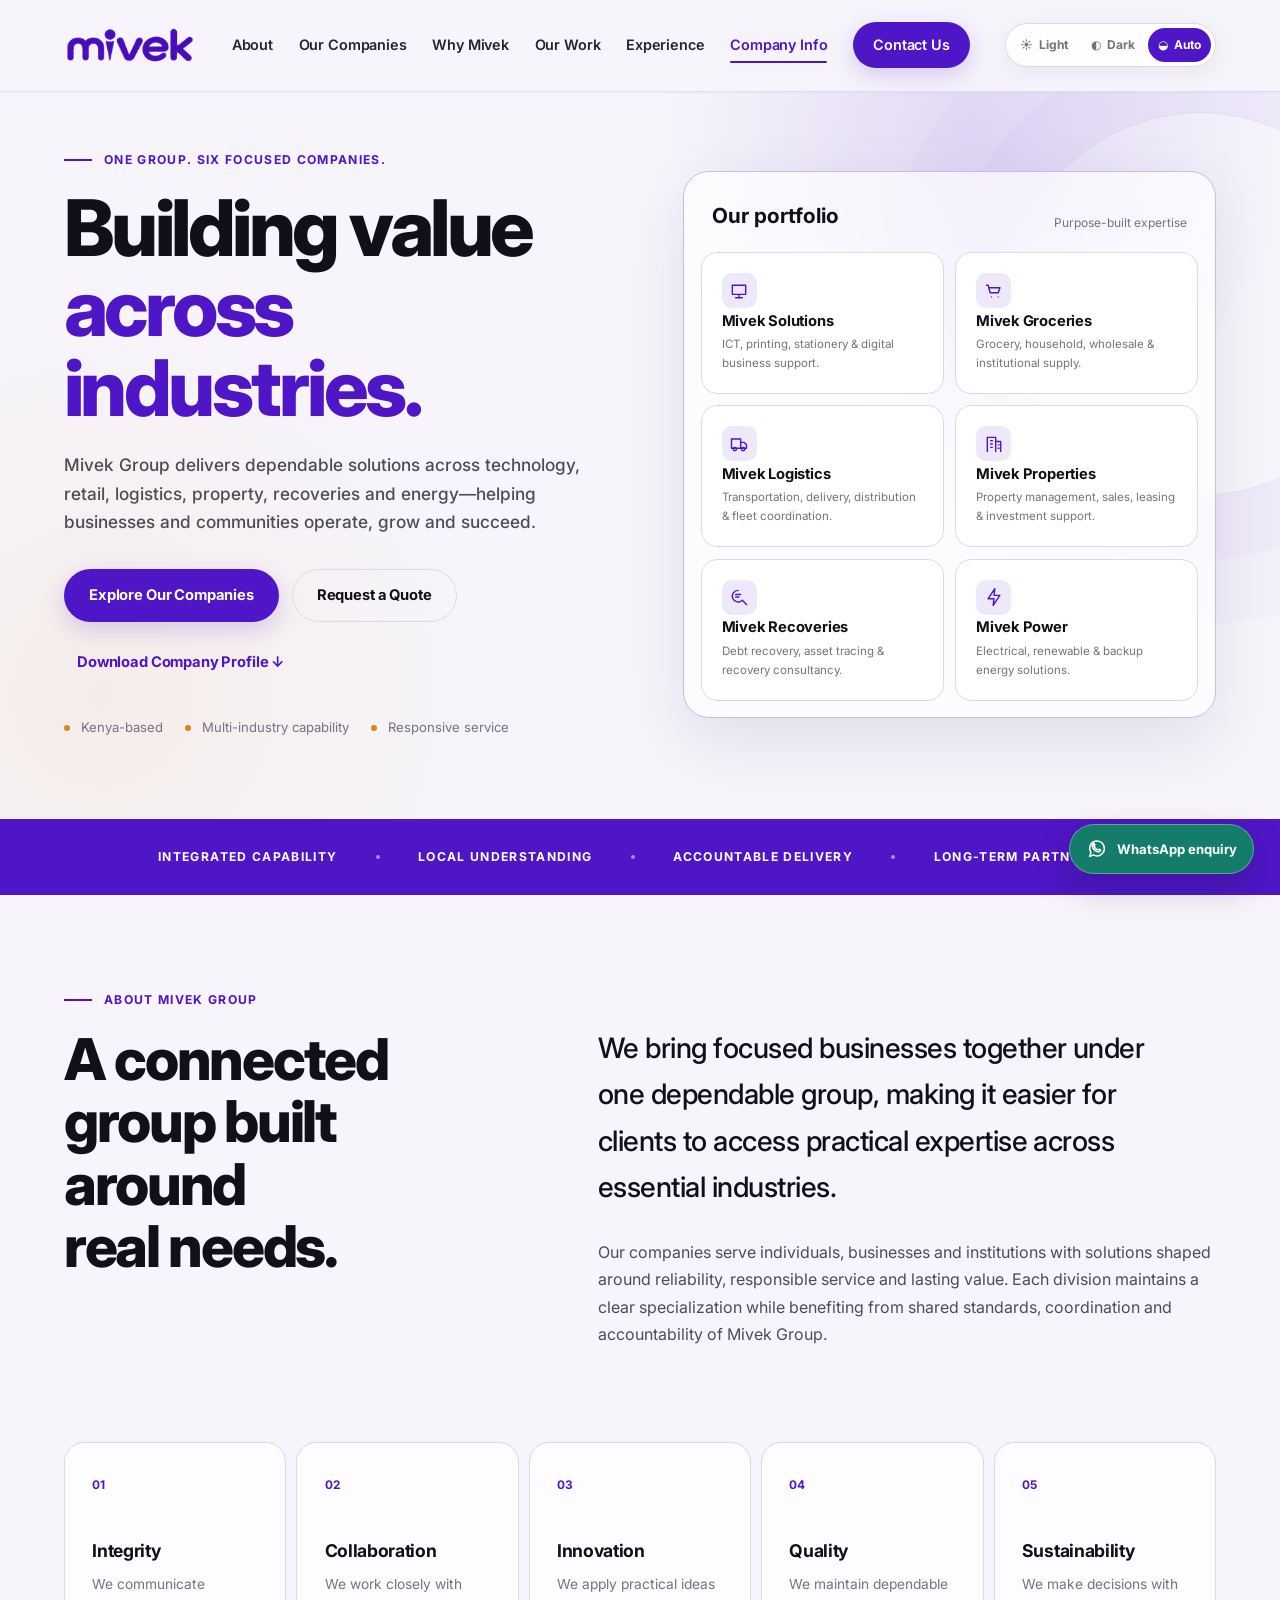
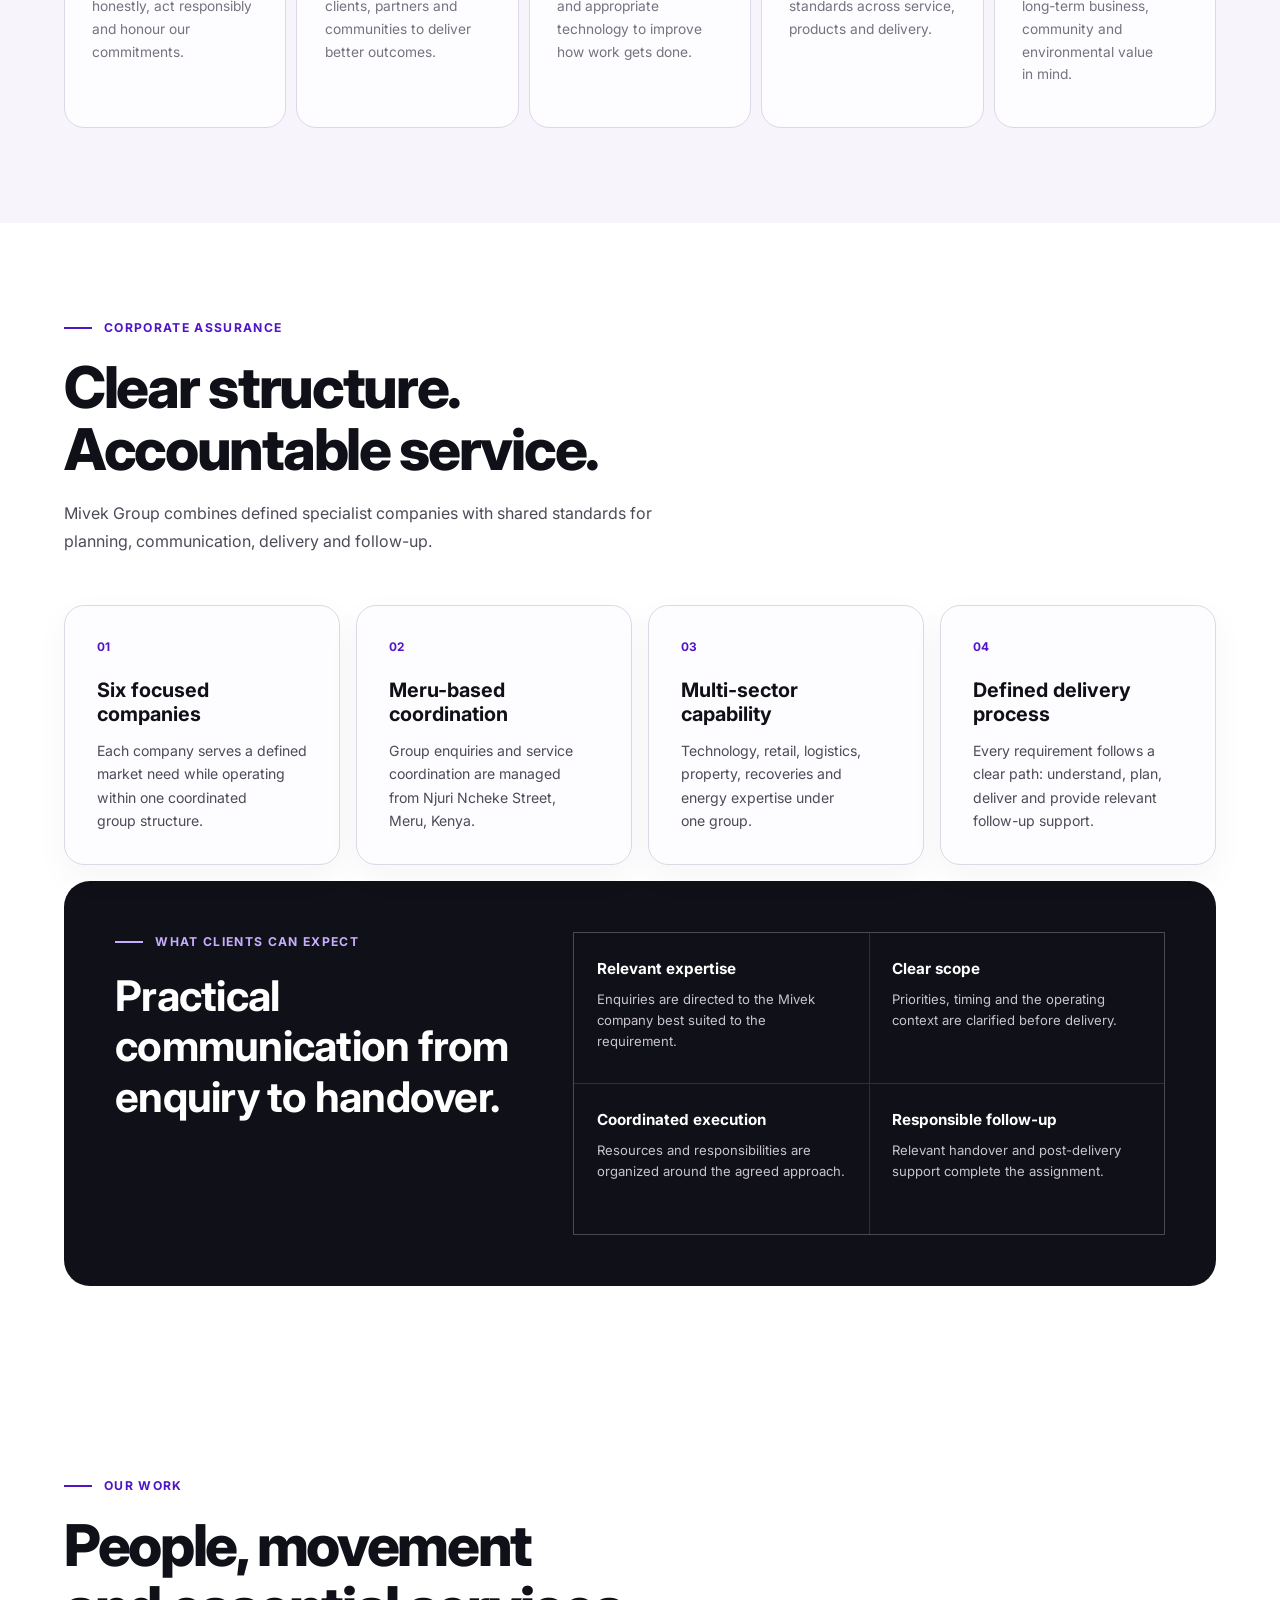
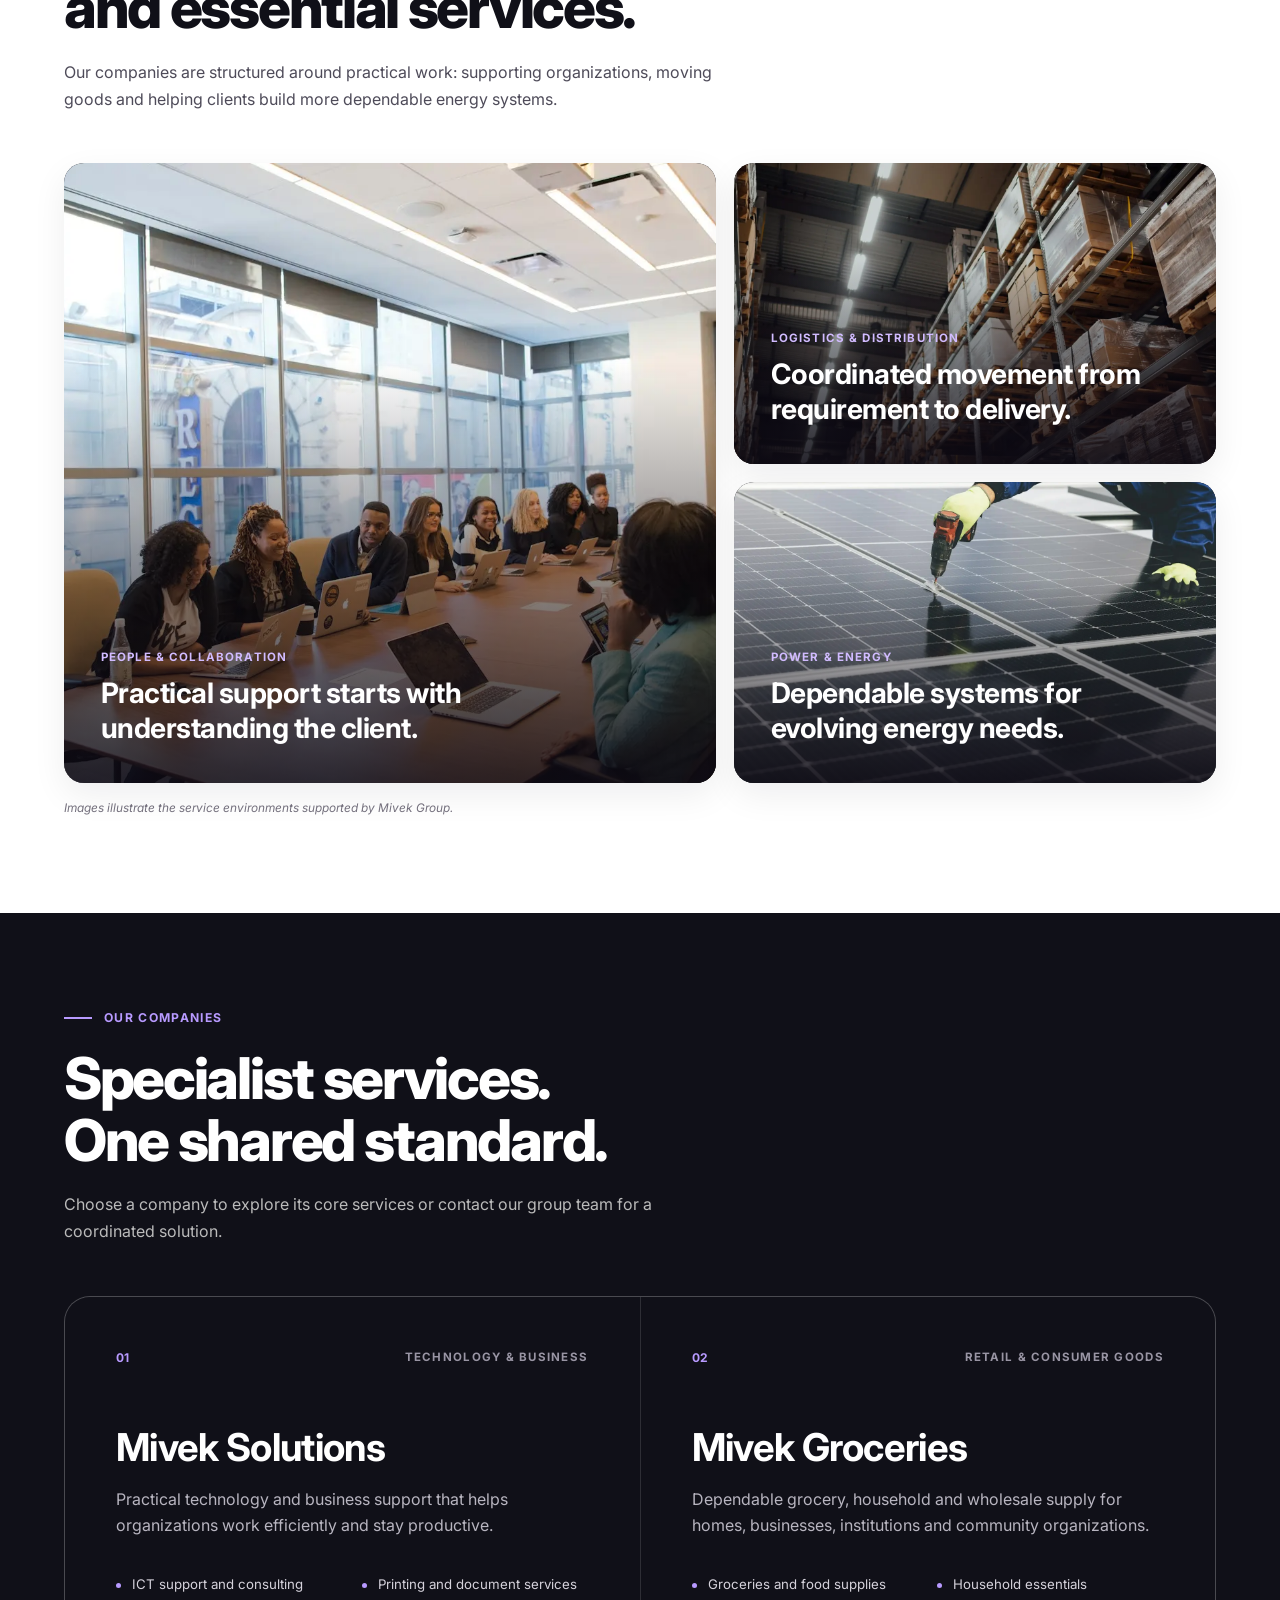
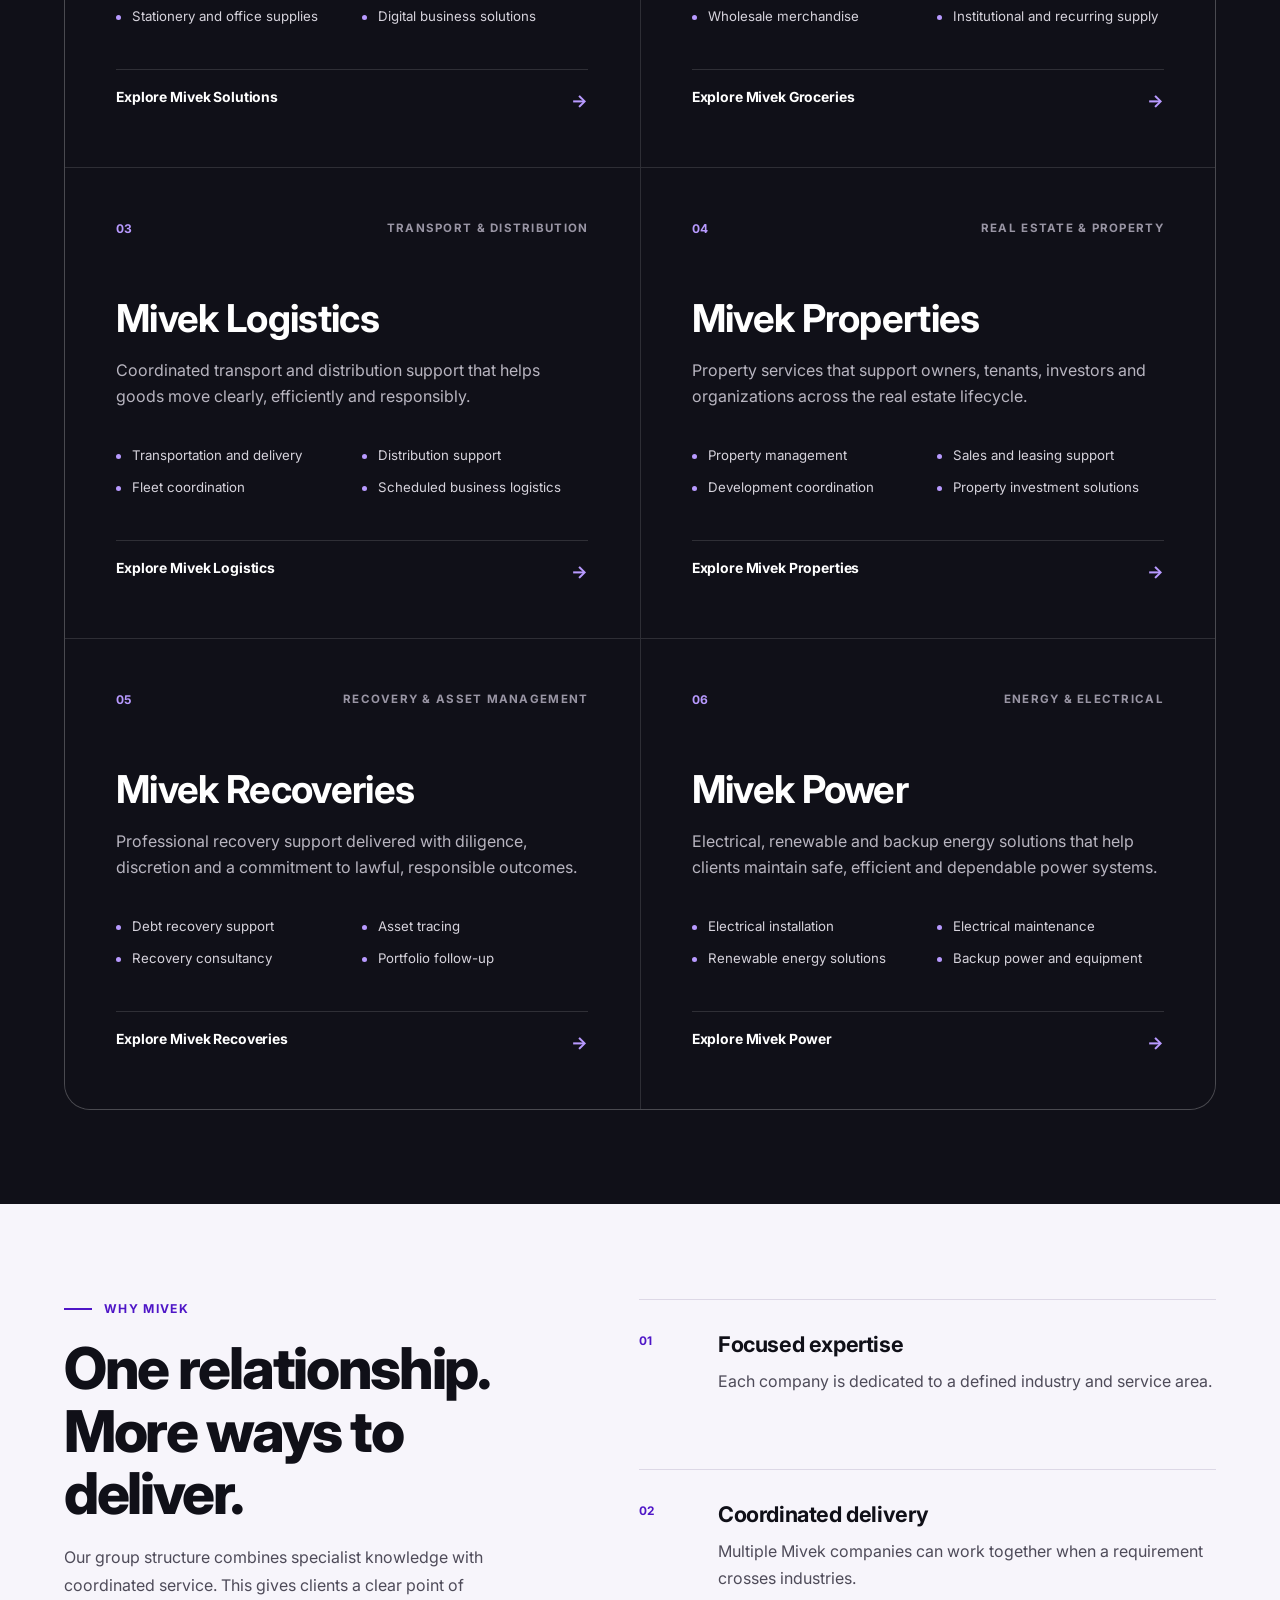
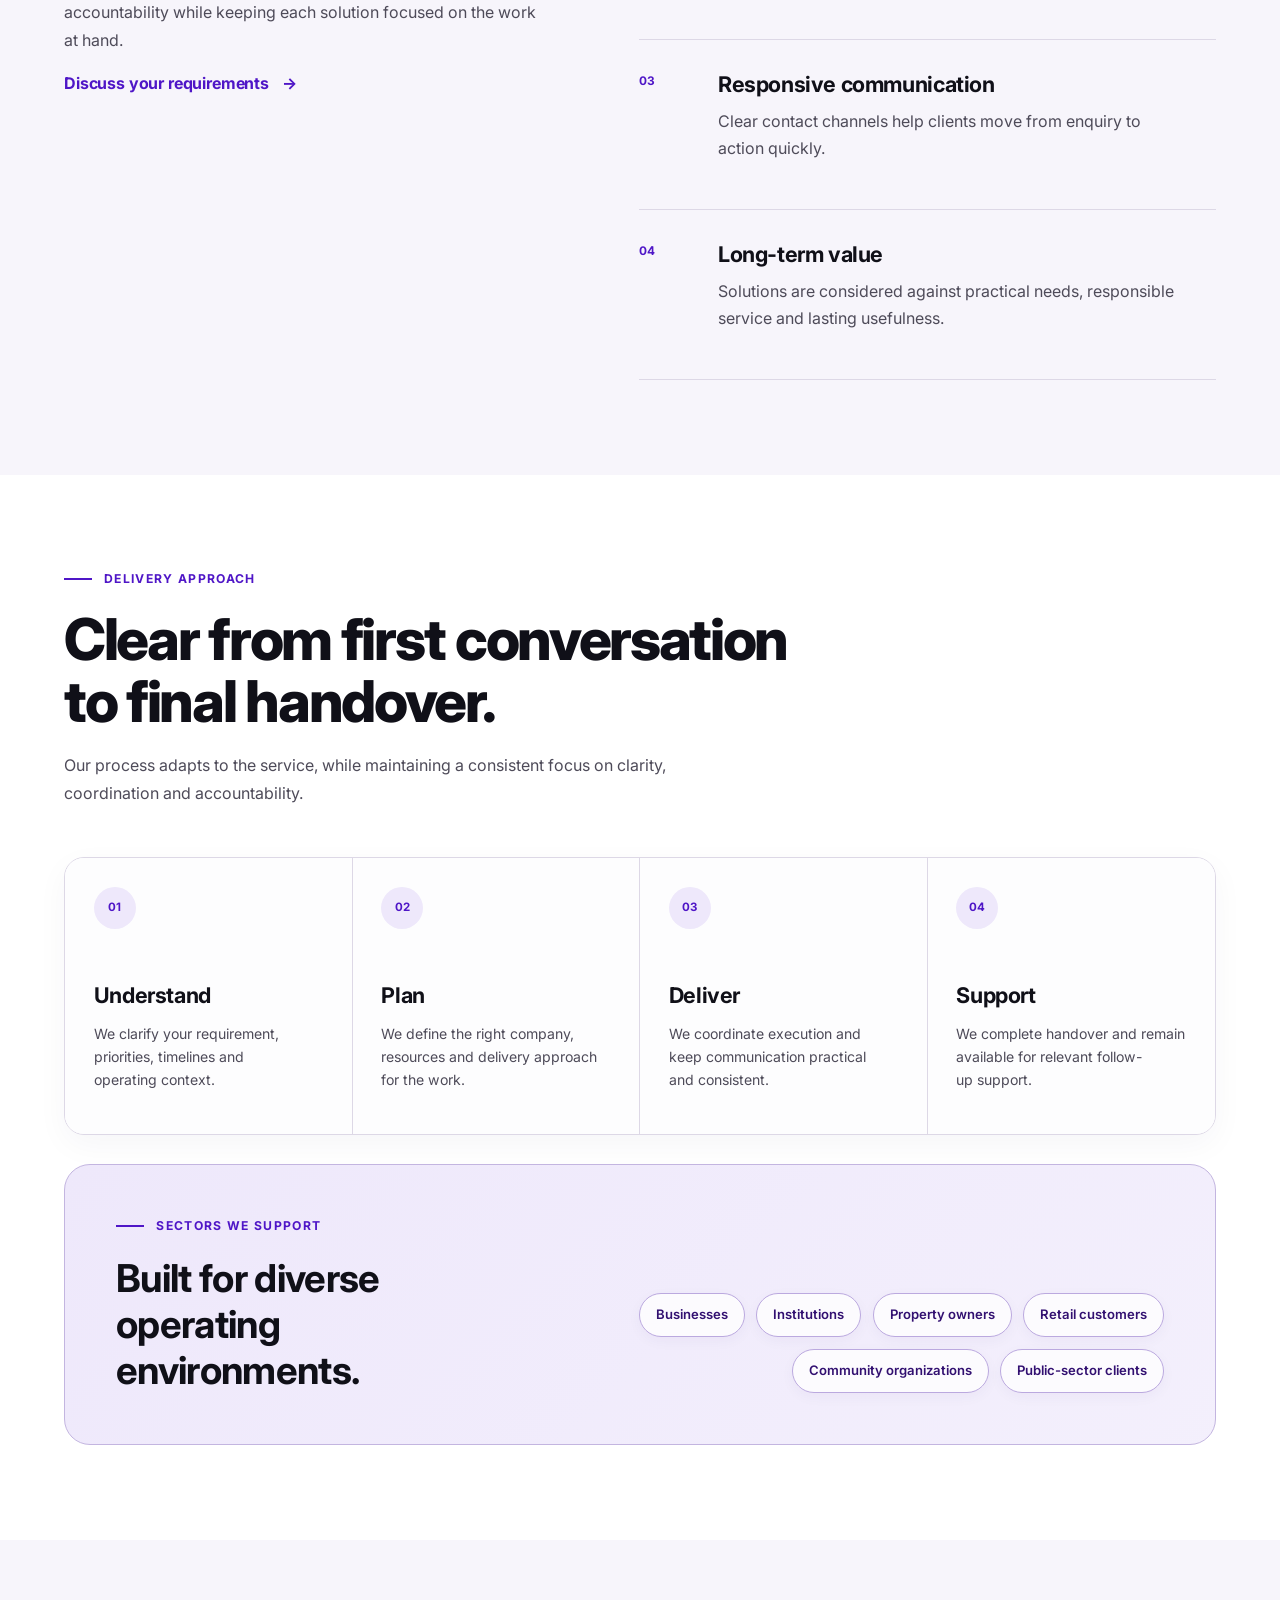
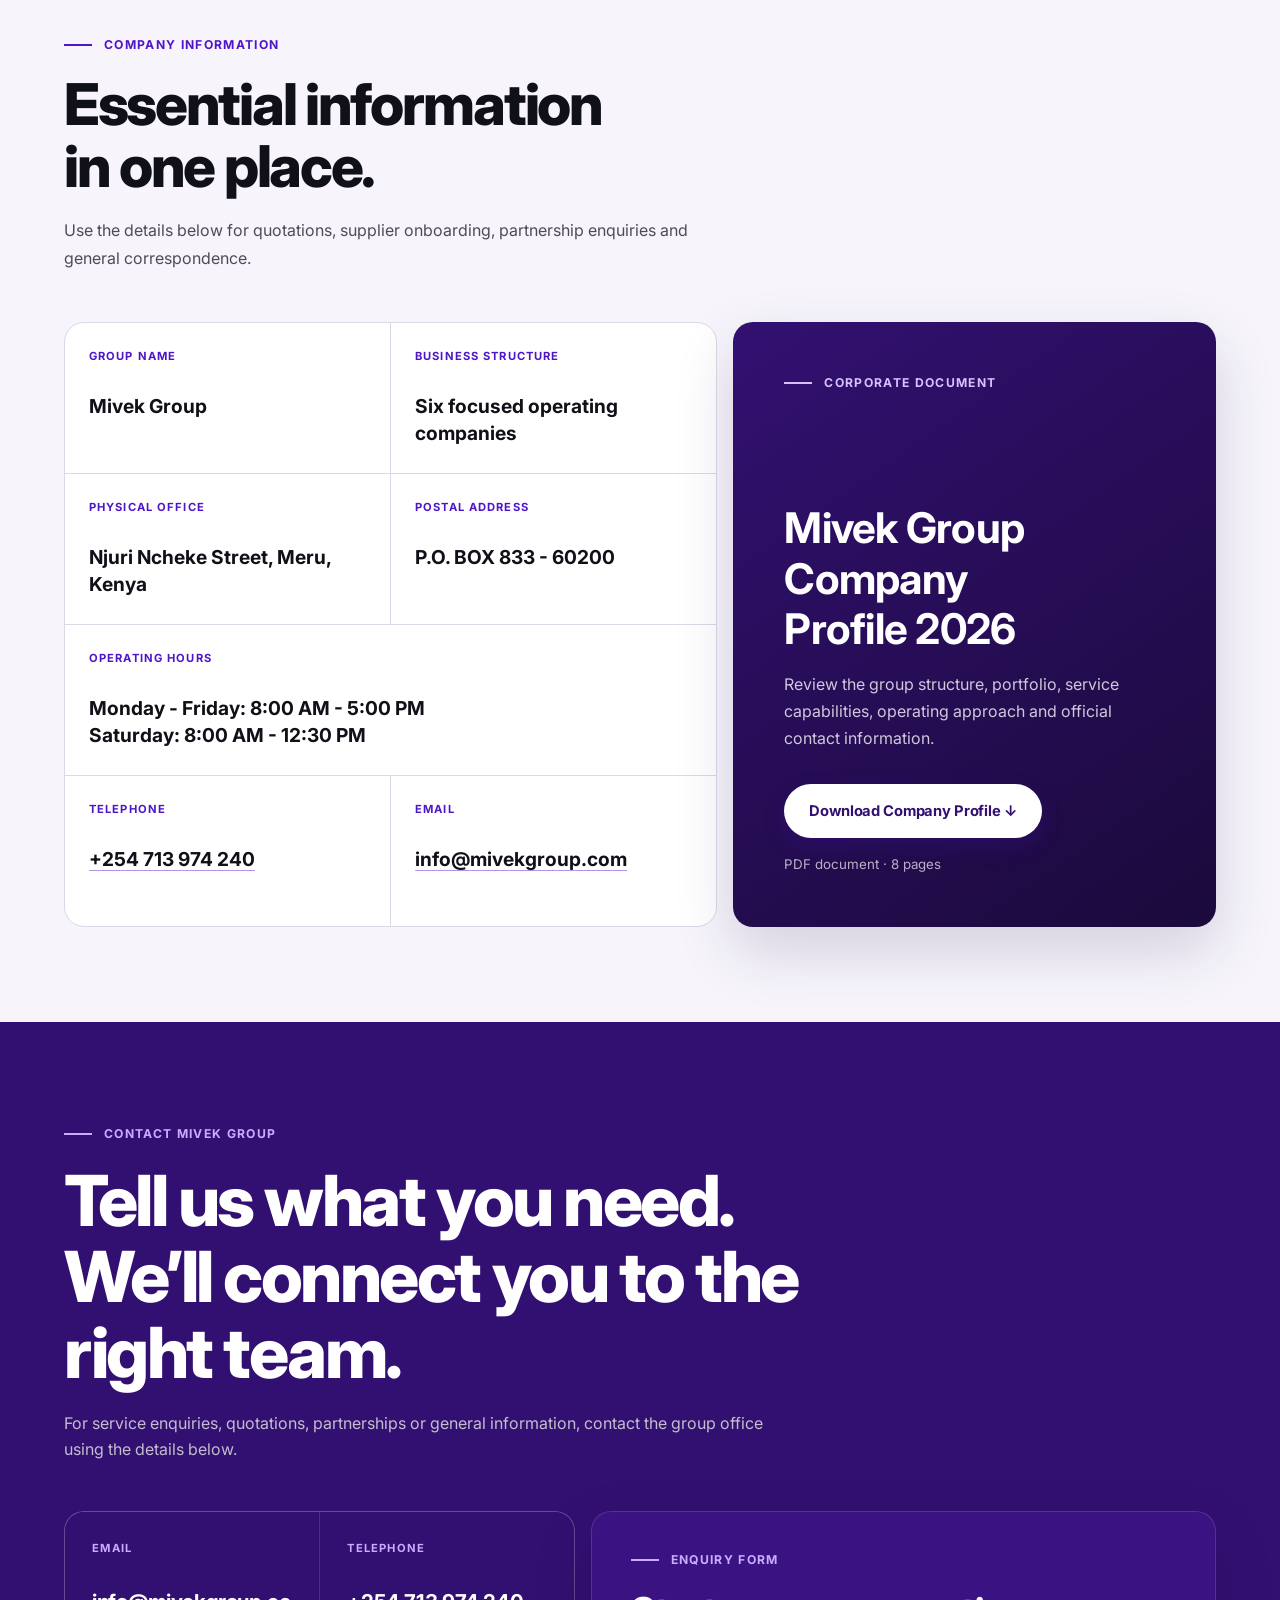
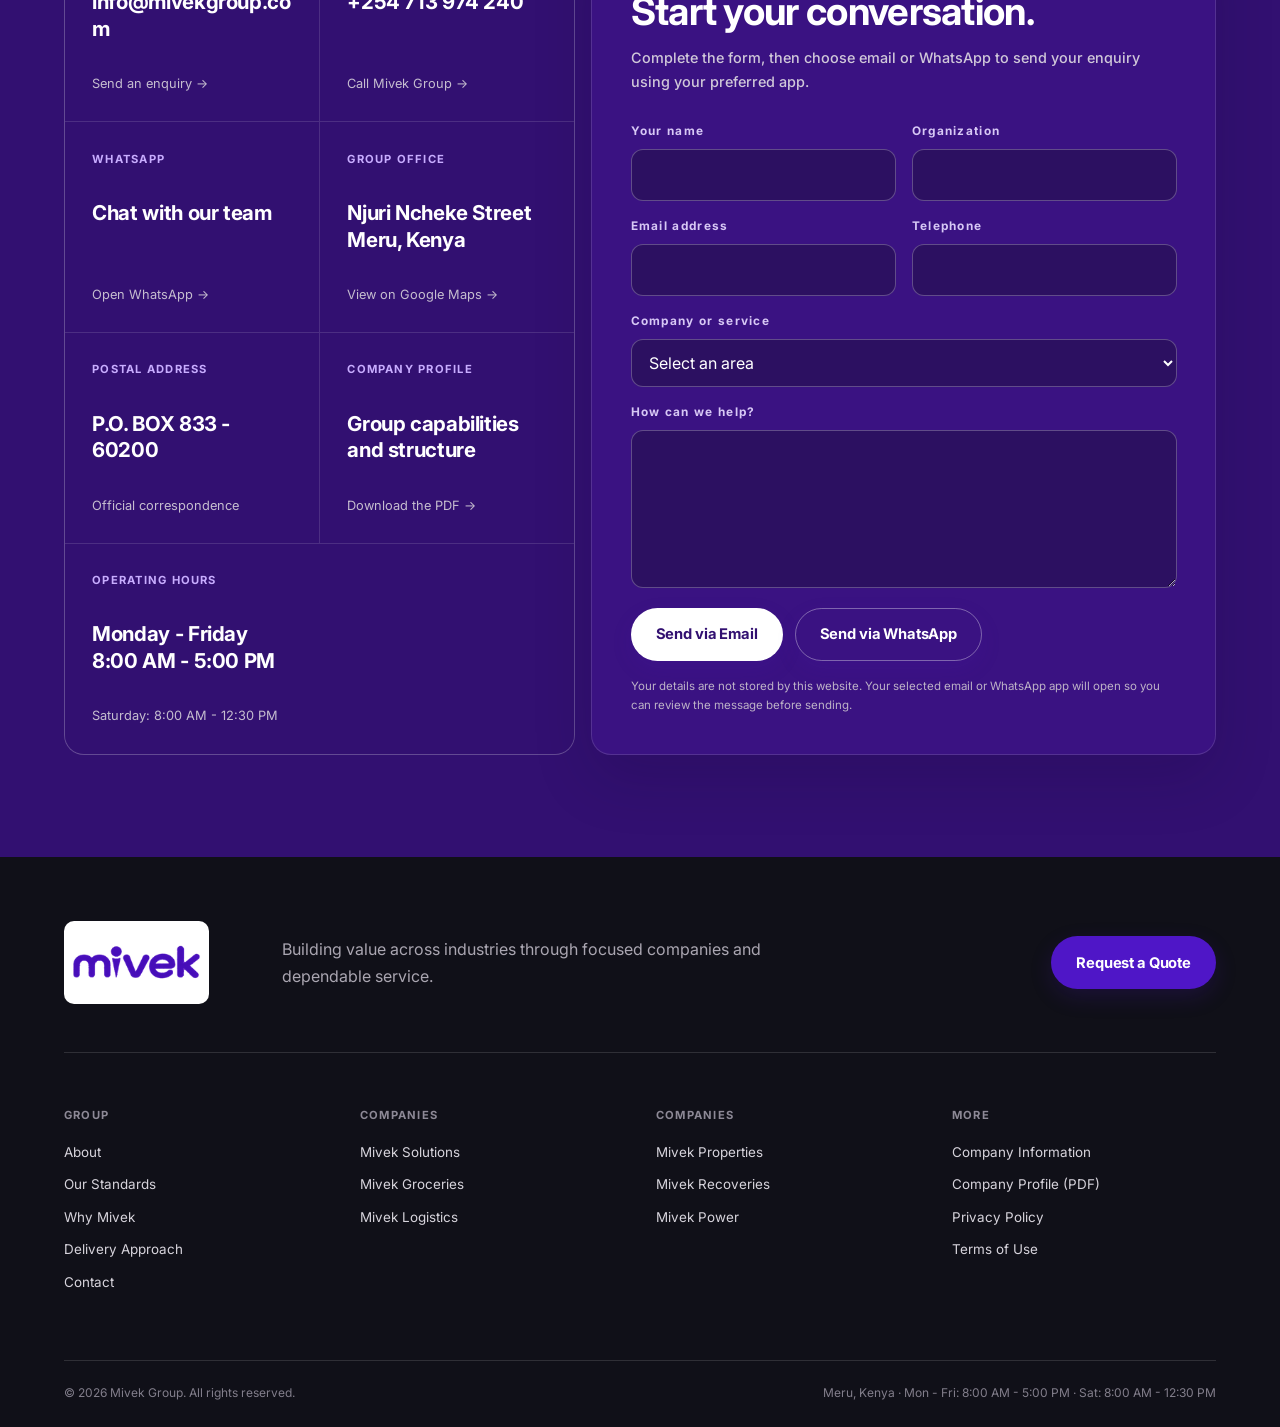
<file: index.html>
<!DOCTYPE html>
<html lang="en">
<head>
  <meta charset="UTF-8">
  <meta name="viewport" content="width=device-width, initial-scale=1, viewport-fit=cover">
  <meta name="description" content="Mivek Group delivers dependable solutions across technology, retail, logistics, property, recoveries and energy in Kenya.">
  <meta name="theme-color" content="#4f16c7">
  <meta name="robots" content="index, follow">
  <meta property="og:type" content="website">
  <meta property="og:title" content="Mivek Group | Building Value Across Industries">
  <meta property="og:description" content="One dependable group delivering technology, retail, logistics, property, recoveries and energy solutions in Kenya.">
  <meta property="og:url" content="https://mivekgroup.github.io/">
  <meta property="og:image" content="https://mivekgroup.github.io/og-image.png">
  <meta property="og:image:width" content="1200">
  <meta property="og:image:height" content="630">
  <meta property="og:image:alt" content="Mivek Group — Building Value Across Industries">
  <meta name="twitter:card" content="summary_large_image">
  <meta name="twitter:title" content="Mivek Group | Building Value Across Industries">
  <meta name="twitter:description" content="Technology, retail, logistics, property, recoveries and energy solutions in Kenya.">
  <meta name="twitter:image" content="https://mivekgroup.github.io/og-image.png">
  <link rel="canonical" href="https://mivekgroup.github.io/">
  <link rel="icon" href="favicon-mivek.ico" sizes="any">
  <link rel="icon" type="image/png" sizes="192x192" href="favicon-mivek-192x192.png">
  <link rel="apple-touch-icon" sizes="180x180" href="apple-touch-icon-mivek.png">
  <link rel="manifest" href="site.webmanifest">
  <link rel="preconnect" href="https://fonts.googleapis.com">
  <link rel="preconnect" href="https://fonts.gstatic.com" crossorigin>
  <link href="https://fonts.googleapis.com/css2?family=Inter:wght@400;500;600;700;800&display=swap" rel="stylesheet">
  <link rel="stylesheet" href="style.css">
  <title>Mivek Group | Building Value Across Industries</title>
  <script type="application/ld+json">
  {
    "@context": "https://schema.org",
    "@type": ["Organization", "LocalBusiness"],
    "name": "Mivek Group",
    "url": "https://mivekgroup.github.io/",
    "logo": "https://mivekgroup.github.io/favicon-mivek-512x512.png",
    "image": "https://mivekgroup.github.io/og-image.png",
    "slogan": "Building Value Across Industries",
    "email": "info@mivekgroup.com",
    "telephone": "+254713974240",
    "areaServed": "Kenya",
    "contactPoint": {
      "@type": "ContactPoint",
      "contactType": "customer service",
      "telephone": "+254713974240",
      "email": "info@mivekgroup.com",
      "areaServed": "KE",
      "availableLanguage": "English"
    },
    "address": {
      "@type": "PostalAddress",
      "streetAddress": "Njuri Ncheke Street",
      "addressLocality": "Meru",
      "postOfficeBoxNumber": "P.O. BOX 833 - 60200",
      "addressCountry": "KE"
    },
    "openingHoursSpecification": [
      {
        "@type": "OpeningHoursSpecification",
        "dayOfWeek": ["Monday", "Tuesday", "Wednesday", "Thursday", "Friday"],
        "opens": "08:00",
        "closes": "17:00"
      },
      {
        "@type": "OpeningHoursSpecification",
        "dayOfWeek": "Saturday",
        "opens": "08:00",
        "closes": "12:30"
      }
    ],
    "subOrganization": [
      {"@type": "Organization", "name": "Mivek Solutions", "url": "https://mivekgroup.github.io/mivek-solutions.html"},
      {"@type": "Organization", "name": "Mivek Groceries", "url": "https://mivekgroup.github.io/mivek-groceries.html"},
      {"@type": "Organization", "name": "Mivek Logistics", "url": "https://mivekgroup.github.io/mivek-logistics.html"},
      {"@type": "Organization", "name": "Mivek Properties", "url": "https://mivekgroup.github.io/mivek-properties.html"},
      {"@type": "Organization", "name": "Mivek Recoveries", "url": "https://mivekgroup.github.io/mivek-recoveries.html"},
      {"@type": "Organization", "name": "Mivek Power", "url": "https://mivekgroup.github.io/mivek-power.html"}
    ]
  }
  </script>
  <script>
    (function () {
      var saved = localStorage.getItem('mivek-theme') || 'auto';
      var dark = window.matchMedia && window.matchMedia('(prefers-color-scheme: dark)').matches;
      document.documentElement.dataset.themeChoice = saved;
      document.documentElement.dataset.theme = saved === 'auto' ? (dark ? 'dark' : 'light') : saved;
    }());
  </script>
  <script src="theme.js" defer></script>
</head>
<body>
  <a class="skip-link" href="#main-content">Skip to main content</a>

  <header class="site-header">
    <a class="brand" href="#top" aria-label="Mivek Group home">
      <img src="favicon%20187*100.png" width="187" height="100" decoding="async" alt="Mivek Group">
    </a>

    <nav class="desktop-nav" aria-label="Primary navigation">
      <a href="#about">About</a>
      <a href="#companies">Our Companies</a>
      <a href="#why-mivek">Why Mivek</a>
      <a href="#work">Our Work</a>
      <a href="#experience">Experience</a>
      <a href="#company-information">Company Info</a>
      <a class="nav-button" href="#contact">Contact Us</a>
    </nav>

    <div class="theme-switcher" role="group" aria-label="Appearance">
      <button type="button" class="theme-option" data-theme-option="light" aria-label="Use light mode" title="Light mode"><span aria-hidden="true">☀</span><span class="theme-label">Light</span></button>
      <button type="button" class="theme-option" data-theme-option="dark" aria-label="Use dark mode" title="Dark mode"><span aria-hidden="true">◐</span><span class="theme-label">Dark</span></button>
      <button type="button" class="theme-option" data-theme-option="auto" aria-label="Use device theme" title="Auto mode"><span aria-hidden="true">◒</span><span class="theme-label">Auto</span></button>
    </div><details class="mobile-nav">
      <summary aria-label="Open navigation menu">
        <span></span><span></span><span></span>
      </summary>
      <nav aria-label="Mobile navigation">
        <a href="#about">About</a>
        <a href="#companies">Our Companies</a>
        <a href="#why-mivek">Why Mivek</a>
        <a href="#work">Our Work</a>
        <a href="#experience">Experience</a>
        <a href="#standards">Our Standards</a>
        <a href="#company-information">Company Information</a>
        <a class="nav-button" href="#contact">Contact Us</a>
      </nav>
    </details>
  </header>

  <main id="main-content">
    <section class="hero" id="top">
      <div class="hero-copy">
        <p class="eyebrow"><span></span> One Group. Six Focused Companies.</p>
        <h1>Building value<br><em>across industries.</em></h1>
        <p class="hero-lead">Mivek Group delivers dependable solutions across technology, retail, logistics, property, recoveries and energy—helping businesses and communities operate, grow and succeed.</p>
        <div class="hero-actions">
          <a class="button button-primary" href="#companies">Explore Our Companies</a>
          <a class="button button-secondary" href="#contact">Request a Quote</a>
          <a class="button button-quiet" href="Mivek-Group-Company-Profile.pdf" download>Download Company Profile ↓</a>
        </div>
        <ul class="hero-assurances" aria-label="Mivek service qualities">
          <li>Kenya-based</li>
          <li>Multi-industry capability</li>
          <li>Responsive service</li>
        </ul>
      </div>

      <div class="portfolio-panel" aria-label="Mivek Group companies">
        <div class="portfolio-heading">
          <p>Our portfolio</p>
          <span>Purpose-built expertise</span>
        </div>
        <div class="portfolio-grid">
          <a href="mivek-solutions.html" class="portfolio-card">
            <span class="portfolio-icon" aria-hidden="true"><svg viewBox="0 0 24 24"><path d="M4 5h16v11H4zM8 20h8M12 16v4"/></svg></span>
            <strong>Mivek Solutions</strong><small>ICT, printing, stationery &amp; digital business support.</small>
          </a>
          <a href="mivek-groceries.html" class="portfolio-card">
            <span class="portfolio-icon" aria-hidden="true"><svg viewBox="0 0 24 24"><path d="M3 5h2l2.2 9h9.9l2-6H6M9 19h.01M17 19h.01"/></svg></span>
            <strong>Mivek Groceries</strong><small>Grocery, household, wholesale &amp; institutional supply.</small>
          </a>
          <a href="mivek-logistics.html" class="portfolio-card">
            <span class="portfolio-icon" aria-hidden="true"><svg viewBox="0 0 24 24"><path d="M3 6h11v11H3zM14 10h4l3 3v4h-7zM7 20a2 2 0 1 0 0-4 2 2 0 0 0 0 4ZM17 20a2 2 0 1 0 0-4 2 2 0 0 0 0 4Z"/></svg></span>
            <strong>Mivek Logistics</strong><small>Transportation, delivery, distribution &amp; fleet coordination.</small>
          </a>
          <a href="mivek-properties.html" class="portfolio-card">
            <span class="portfolio-icon" aria-hidden="true"><svg viewBox="0 0 24 24"><path d="M4 21V4h10v17M14 9h6v12M8 8h2M8 12h2M8 16h2M17 13h1M17 17h1"/></svg></span>
            <strong>Mivek Properties</strong><small>Property management, sales, leasing &amp; investment support.</small>
          </a>
          <a href="mivek-recoveries.html" class="portfolio-card">
            <span class="portfolio-icon" aria-hidden="true"><svg viewBox="0 0 24 24"><path d="M11 4a7 7 0 1 0 5 11.9L21 21M8 9h6M8 12h4"/></svg></span>
            <strong>Mivek Recoveries</strong><small>Debt recovery, asset tracing &amp; recovery consultancy.</small>
          </a>
          <a href="mivek-power.html" class="portfolio-card">
            <span class="portfolio-icon" aria-hidden="true"><svg viewBox="0 0 24 24"><path d="m13 2-8 12h7l-1 8 8-12h-7z"/></svg></span>
            <strong>Mivek Power</strong><small>Electrical, renewable &amp; backup energy solutions.</small>
          </a>
        </div>
      </div>
    </section>

    <section class="trust-strip" aria-label="Mivek Group promise">
      <p>Integrated capability</p><span aria-hidden="true"></span>
      <p>Local understanding</p><span aria-hidden="true"></span>
      <p>Accountable delivery</p><span aria-hidden="true"></span>
      <p>Long-term partnership</p>
    </section>

    <section class="section about" id="about">
      <div class="section-intro">
        <p class="eyebrow"><span></span> About Mivek Group</p>
        <h2>A connected group built around real needs.</h2>
      </div>
      <div class="about-copy">
        <p class="large-copy">We bring focused businesses together under one dependable group, making it easier for clients to access practical expertise across essential industries.</p>
        <p>Our companies serve individuals, businesses and institutions with solutions shaped around reliability, responsible service and lasting value. Each division maintains a clear specialization while benefiting from shared standards, coordination and accountability of Mivek Group.</p>
      </div>
      <div class="values-grid">
        <article><span>01</span><h3>Integrity</h3><p>We communicate honestly, act responsibly and honour our commitments.</p></article>
        <article><span>02</span><h3>Collaboration</h3><p>We work closely with clients, partners and communities to deliver better outcomes.</p></article>
        <article><span>03</span><h3>Innovation</h3><p>We apply practical ideas and appropriate technology to improve how work gets done.</p></article>
        <article><span>04</span><h3>Quality</h3><p>We maintain dependable standards across service, products and delivery.</p></article>
        <article><span>05</span><h3>Sustainability</h3><p>We make decisions with long-term business, community and environmental value in mind.</p></article>
      </div>
    </section>

    <section class="section credibility" id="standards">
      <div class="section-intro credibility-intro">
        <p class="eyebrow"><span></span> Corporate Assurance</p>
        <h2>Clear structure. Accountable service.</h2>
        <p>Mivek Group combines defined specialist companies with shared standards for planning, communication, delivery and follow-up.</p>
      </div>
      <div class="credibility-grid" aria-label="Mivek Group corporate facts">
        <article><span>01</span><strong>Six focused companies</strong><p>Each company serves a defined market need while operating within one coordinated group structure.</p></article>
        <article><span>02</span><strong>Meru-based coordination</strong><p>Group enquiries and service coordination are managed from Njuri Ncheke Street, Meru, Kenya.</p></article>
        <article><span>03</span><strong>Multi-sector capability</strong><p>Technology, retail, logistics, property, recoveries and energy expertise under one group.</p></article>
        <article><span>04</span><strong>Defined delivery process</strong><p>Every requirement follows a clear path: understand, plan, deliver and provide relevant follow-up support.</p></article>
      </div>
      <div class="credibility-commitment">
        <div>
          <p class="eyebrow"><span></span> What Clients Can Expect</p>
          <h3>Practical communication from enquiry to handover.</h3>
        </div>
        <ul>
          <li><strong>Relevant expertise</strong><span>Enquiries are directed to the Mivek company best suited to the requirement.</span></li>
          <li><strong>Clear scope</strong><span>Priorities, timing and the operating context are clarified before delivery.</span></li>
          <li><strong>Coordinated execution</strong><span>Resources and responsibilities are organized around the agreed approach.</span></li>
          <li><strong>Responsible follow-up</strong><span>Relevant handover and post-delivery support complete the assignment.</span></li>
        </ul>
      </div>
    </section>

    <section class="section work-stories" id="work">
      <div class="section-intro">
        <p class="eyebrow"><span></span> Our Work</p>
        <h2>People, movement and essential services.</h2>
        <p>Our companies are structured around practical work: supporting organizations, moving goods and helping clients build more dependable energy systems.</p>
      </div>
      <div class="story-grid">
        <figure class="story-card story-card-wide">
          <img src="photo-team.webp" width="1600" height="900" loading="lazy" decoding="async" alt="A diverse business team collaborating around a table">
          <figcaption><span>People &amp; collaboration</span><strong>Practical support starts with understanding the client.</strong></figcaption>
        </figure>
        <figure class="story-card">
          <img src="photo-logistics.webp" width="1600" height="900" loading="lazy" decoding="async" alt="A logistics warehouse with organized storage aisles">
          <figcaption><span>Logistics &amp; distribution</span><strong>Coordinated movement from requirement to delivery.</strong></figcaption>
        </figure>
        <figure class="story-card">
          <img src="photo-power.webp" width="1600" height="900" loading="lazy" decoding="async" alt="A solar technician installing photovoltaic panels">
          <figcaption><span>Power &amp; energy</span><strong>Dependable systems for evolving energy needs.</strong></figcaption>
        </figure>
      </div>
      <p class="photo-note">Images illustrate the service environments supported by Mivek Group.</p>
    </section>

    <section class="section companies" id="companies">
      <div class="section-intro section-intro-light">
        <p class="eyebrow"><span></span> Our Companies</p>
        <h2>Specialist services.<br>One shared standard.</h2>
        <p>Choose a company to explore its core services or contact our group team for a coordinated solution.</p>
      </div>

      <div class="company-grid">
        <article class="company-card" id="company-solutions">
          <div class="company-card-top"><span>01</span><p>Technology &amp; Business</p></div>
          <h3>Mivek Solutions</h3>
          <p>Practical technology and business support that helps organizations work efficiently and stay productive.</p>
          <ul><li>ICT support and consulting</li><li>Printing and document services</li><li>Stationery and office supplies</li><li>Digital business solutions</li></ul>
          <a href="mivek-solutions.html">Explore Mivek Solutions <span>→</span></a>
        </article>
        <article class="company-card" id="company-groceries">
          <div class="company-card-top"><span>02</span><p>Retail &amp; Consumer Goods</p></div>
          <h3>Mivek Groceries</h3>
          <p>Dependable grocery, household and wholesale supply for homes, businesses, institutions and community organizations.</p>
          <ul><li>Groceries and food supplies</li><li>Household essentials</li><li>Wholesale merchandise</li><li>Institutional and recurring supply</li></ul>
          <a href="mivek-groceries.html">Explore Mivek Groceries <span>→</span></a>
        </article>
        <article class="company-card" id="company-logistics">
          <div class="company-card-top"><span>03</span><p>Transport &amp; Distribution</p></div>
          <h3>Mivek Logistics</h3>
          <p>Coordinated transport and distribution support that helps goods move clearly, efficiently and responsibly.</p>
          <ul><li>Transportation and delivery</li><li>Distribution support</li><li>Fleet coordination</li><li>Scheduled business logistics</li></ul>
          <a href="mivek-logistics.html">Explore Mivek Logistics <span>→</span></a>
        </article>
        <article class="company-card" id="company-properties">
          <div class="company-card-top"><span>04</span><p>Real Estate &amp; Property</p></div>
          <h3>Mivek Properties</h3>
          <p>Property services that support owners, tenants, investors and organizations across the real estate lifecycle.</p>
          <ul><li>Property management</li><li>Sales and leasing support</li><li>Development coordination</li><li>Property investment solutions</li></ul>
          <a href="mivek-properties.html">Explore Mivek Properties <span>→</span></a>
        </article>
        <article class="company-card" id="company-recoveries">
          <div class="company-card-top"><span>05</span><p>Recovery &amp; Asset Management</p></div>
          <h3>Mivek Recoveries</h3>
          <p>Professional recovery support delivered with diligence, discretion and a commitment to lawful, responsible outcomes.</p>
          <ul><li>Debt recovery support</li><li>Asset tracing</li><li>Recovery consultancy</li><li>Portfolio follow-up</li></ul>
          <a href="mivek-recoveries.html">Explore Mivek Recoveries <span>→</span></a>
        </article>
        <article class="company-card" id="company-power">
          <div class="company-card-top"><span>06</span><p>Energy &amp; Electrical</p></div>
          <h3>Mivek Power</h3>
          <p>Electrical, renewable and backup energy solutions that help clients maintain safe, efficient and dependable power systems.</p>
          <ul><li>Electrical installation</li><li>Electrical maintenance</li><li>Renewable energy solutions</li><li>Backup power and equipment</li></ul>
          <a href="mivek-power.html">Explore Mivek Power <span>→</span></a>
        </article>
      </div>
    </section>

    <section class="section why-mivek" id="why-mivek">
      <div class="why-copy">
        <p class="eyebrow"><span></span> Why Mivek</p>
        <h2>One relationship.<br>More ways to deliver.</h2>
        <p>Our group structure combines specialist knowledge with coordinated service. This gives clients a clear point of accountability while keeping each solution focused on the work at hand.</p>
        <a class="text-link" href="#contact">Discuss your requirements <span>→</span></a>
      </div>
      <div class="reason-list">
        <article><span>01</span><div><h3>Focused expertise</h3><p>Each company is dedicated to a defined industry and service area.</p></div></article>
        <article><span>02</span><div><h3>Coordinated delivery</h3><p>Multiple Mivek companies can work together when a requirement crosses industries.</p></div></article>
        <article><span>03</span><div><h3>Responsive communication</h3><p>Clear contact channels help clients move from enquiry to action quickly.</p></div></article>
        <article><span>04</span><div><h3>Long-term value</h3><p>Solutions are considered against practical needs, responsible service and lasting usefulness.</p></div></article>
      </div>
    </section>

    <section class="section experience" id="experience">
      <div class="section-intro">
        <p class="eyebrow"><span></span> Delivery Approach</p>
        <h2>Clear from first conversation to final handover.</h2>
        <p>Our process adapts to the service, while maintaining a consistent focus on clarity, coordination and accountability.</p>
      </div>
      <ol class="process-grid">
        <li><span>01</span><h3>Understand</h3><p>We clarify your requirement, priorities, timelines and operating context.</p></li>
        <li><span>02</span><h3>Plan</h3><p>We define the right company, resources and delivery approach for the work.</p></li>
        <li><span>03</span><h3>Deliver</h3><p>We coordinate execution and keep communication practical and consistent.</p></li>
        <li><span>04</span><h3>Support</h3><p>We complete handover and remain available for relevant follow-up support.</p></li>
      </ol>
      <div class="sectors-panel">
        <div><p class="eyebrow"><span></span> Sectors We Support</p><h3>Built for diverse operating environments.</h3></div>
        <ul><li>Businesses</li><li>Institutions</li><li>Property owners</li><li>Retail customers</li><li>Community organizations</li><li>Public-sector clients</li></ul>
      </div>
    </section>

    <section class="section corporate-information" id="company-information">
      <div class="section-intro">
        <p class="eyebrow"><span></span> Company Information</p>
        <h2>Essential information in one place.</h2>
        <p>Use the details below for quotations, supplier onboarding, partnership enquiries and general correspondence.</p>
      </div>
      <div class="corporate-information-layout">
        <dl class="corporate-details">
          <div><dt>Group name</dt><dd>Mivek Group</dd></div>
          <div><dt>Business structure</dt><dd>Six focused operating companies</dd></div>
          <div><dt>Physical office</dt><dd>Njuri Ncheke Street, Meru, Kenya</dd></div>
          <div><dt>Postal address</dt><dd>P.O. BOX 833 - 60200</dd></div>
          <div class="corporate-hours"><dt>Operating hours</dt><dd>Monday - Friday: 8:00 AM - 5:00 PM<br>Saturday: 8:00 AM - 12:30 PM</dd></div>
          <div><dt>Telephone</dt><dd><a href="tel:+254713974240">+254 713 974 240</a></dd></div>
          <div><dt>Email</dt><dd><a href="mailto:info@mivekgroup.com">info@mivekgroup.com</a></dd></div>
        </dl>
        <article class="profile-card">
          <p class="eyebrow"><span></span> Corporate Document</p>
          <h3>Mivek Group Company Profile 2026</h3>
          <p>Review the group structure, portfolio, service capabilities, operating approach and official contact information.</p>
          <a class="button button-primary" href="Mivek-Group-Company-Profile.pdf" download>Download Company Profile ↓</a>
          <small>PDF document · 8 pages</small>
        </article>
      </div>
    </section>

    <section class="contact" id="contact">
      <div class="contact-intro">
        <p class="eyebrow eyebrow-light"><span></span> Contact Mivek Group</p>
        <h2>Tell us what you need.<br>We’ll connect you to the right team.</h2>
        <p>For service enquiries, quotations, partnerships or general information, contact the group office using the details below.</p>
      </div>
      <div class="contact-layout">
        <div class="contact-grid">
          <a href="mailto:info@mivekgroup.com"><span>Email</span><strong>info@mivekgroup.com</strong><em>Send an enquiry →</em></a>
          <a href="tel:+254713974240"><span>Telephone</span><strong>+254 713 974 240</strong><em>Call Mivek Group →</em></a>
          <a href="https://wa.me/254713974240?text=Hello%20Mivek%20Group%2C%20I%27d%20like%20to%20make%20an%20enquiry." rel="noopener noreferrer" target="_blank"><span>WhatsApp</span><strong>Chat with our team</strong><em>Open WhatsApp →</em></a>
          <a href="https://www.google.com/maps/search/?api=1&amp;query=Mivek Group+Njuri+Ncheke+Street+Meru+Kenya" rel="noopener noreferrer" target="_blank"><span>Group Office</span><strong>Njuri Ncheke Street<br>Meru, Kenya</strong><em>View on Google Maps →</em></a>
          <address><span>Postal Address</span><strong>P.O. BOX 833 - 60200</strong><em>Official correspondence</em></address>
          <a href="Mivek-Group-Company-Profile.pdf" download><span>Company Profile</span><strong>Group capabilities and structure</strong><em>Download the PDF →</em></a>
          <address class="contact-hours"><span>Operating Hours</span><strong>Monday - Friday<br>8:00 AM - 5:00 PM</strong><em>Saturday: 8:00 AM - 12:30 PM</em></address>
        </div>

        <form class="enquiry-form" id="enquiry-form" aria-describedby="form-note">
          <div class="form-heading">
            <p class="eyebrow eyebrow-light"><span></span> Enquiry Form</p>
            <h3>Start your conversation.</h3>
            <p>Complete the form, then choose email or WhatsApp to send your enquiry using your preferred app.</p>
          </div>
          <div class="form-grid">
            <label><span>Your name</span><input type="text" name="name" autocomplete="name" required></label>
            <label><span>Organization</span><input type="text" name="organization" autocomplete="organization"></label>
            <label><span>Email address</span><input type="email" name="email" autocomplete="email" required></label>
            <label><span>Telephone</span><input type="tel" name="phone" autocomplete="tel"></label>
            <label class="form-full"><span>Company or service</span>
              <select name="service" required>
                <option value="">Select an area</option>
                <option>Mivek Solutions</option>
                <option>Mivek Groceries</option>
                <option>Mivek Logistics</option>
                <option>Mivek Properties</option>
                <option>Mivek Recoveries</option>
                <option>Mivek Power</option>
                <option>General enquiry</option>
              </select>
            </label>
            <label class="form-full"><span>How can we help?</span><textarea name="message" rows="5" required></textarea></label>
          </div>
          <div class="form-actions">
            <button class="button form-button-email" type="submit" name="route" value="email">Send via Email</button>
            <button class="button form-button-whatsapp" type="submit" name="route" value="whatsapp">Send via WhatsApp</button>
          </div>
          <p class="form-note" id="form-note">Your details are not stored by this website. Your selected email or WhatsApp app will open so you can review the message before sending.</p>
        </form>
      </div>
    </section>
  </main>

  <a class="whatsapp-float" href="https://wa.me/254713974240?text=Hello%20Mivek%20Group%2C%20I%27d%20like%20to%20make%20an%20enquiry." rel="noopener noreferrer" target="_blank" aria-label="Enquire with Mivek Group on WhatsApp">
    <svg viewBox="0 0 24 24" aria-hidden="true"><path d="M20 11.5a8 8 0 0 1-11.8 7L4 20l1.5-4.1A8 8 0 1 1 20 11.5Z"/><path d="M8.6 8.2c.5 2.3 2.2 4.1 4.6 4.8M13.2 13l1.6-.8 1.3 1.2c-.7 1.5-2 2.1-3.8 1.5-2.2-.7-4.7-3.2-5.3-5.5-.4-1.6.2-2.8 1.5-3.5l1.3 1.4-.8 1.5"/></svg>
    <span>WhatsApp enquiry</span>
  </a>

  <footer class="site-footer">
    <div class="footer-top">
      <a class="brand footer-brand" href="#top" aria-label="Mivek Group home"><img src="favicon%20187*100.png" width="187" height="100" decoding="async" alt="Mivek Group"></a>
      <p>Building value across industries through focused companies and dependable service.</p>
      <a class="button button-primary" href="#contact">Request a Quote</a>
    </div>
    <div class="footer-columns">
      <div><h2>Group</h2><a href="#about">About</a><a href="#standards">Our Standards</a><a href="#why-mivek">Why Mivek</a><a href="#experience">Delivery Approach</a><a href="#contact">Contact</a></div>
      <div><h2>Companies</h2><a href="#company-solutions">Mivek Solutions</a><a href="#company-groceries">Mivek Groceries</a><a href="#company-logistics">Mivek Logistics</a></div>
      <div><h2>Companies</h2><a href="#company-properties">Mivek Properties</a><a href="#company-recoveries">Mivek Recoveries</a><a href="#company-power">Mivek Power</a></div>
      <div><h2>More</h2><a href="#company-information">Company Information</a><a href="Mivek-Group-Company-Profile.pdf" download>Company Profile (PDF)</a><a href="privacy-policy.html">Privacy Policy</a><a href="terms-of-use.html">Terms of Use</a></div>
    </div>
    <div class="footer-bottom"><p>© 2026 Mivek Group. All rights reserved.</p><p>Meru, Kenya · Mon - Fri: 8:00 AM - 5:00 PM · Sat: 8:00 AM - 12:30 PM</p></div>
  </footer>
  <script>
    (() => {
      const form = document.querySelector('#enquiry-form');
      if (!form) return;

      form.addEventListener('submit', (event) => {
        event.preventDefault();
        if (!form.reportValidity()) return;

        const data = new FormData(form);
        const subject = `Website enquiry: ${data.get('service')}`;
        const message = [
          'Hello Mivek Group,',
          '',
          `Name: ${data.get('name')}`,
          `Organization: ${data.get('organization') || 'Not provided'}`,
          `Email: ${data.get('email')}`,
          `Telephone: ${data.get('phone') || 'Not provided'}`,
          `Service: ${data.get('service')}`,
          '',
          'Enquiry:',
          data.get('message')
        ].join('\n');

        if (event.submitter?.value === 'whatsapp') {
          window.open(`https://wa.me/254713974240?text=${encodeURIComponent(message)}`, '_blank', 'noopener,noreferrer');
          return;
        }

        window.location.href = `mailto:info@mivekgroup.com?subject=${encodeURIComponent(subject)}&body=${encodeURIComponent(message)}`;
      });
    })();
  </script>
</body>
</html>
</file>
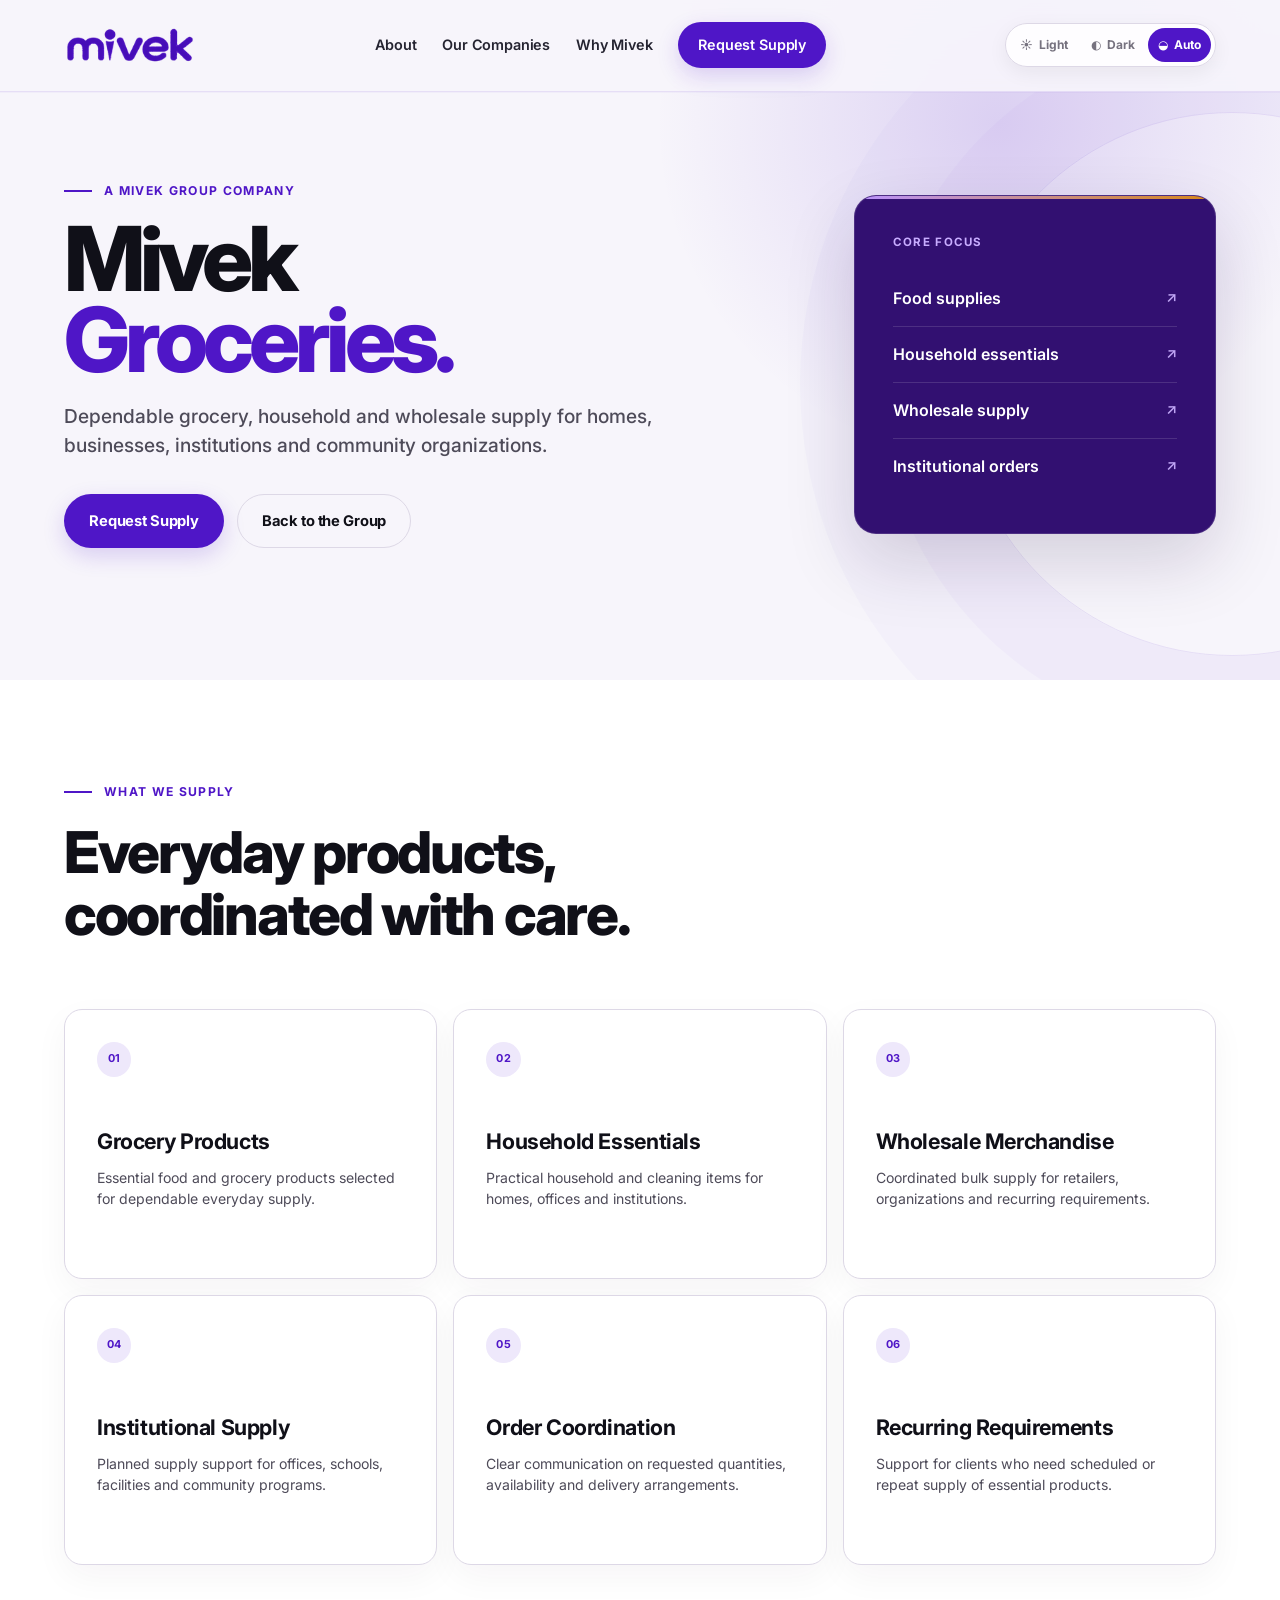
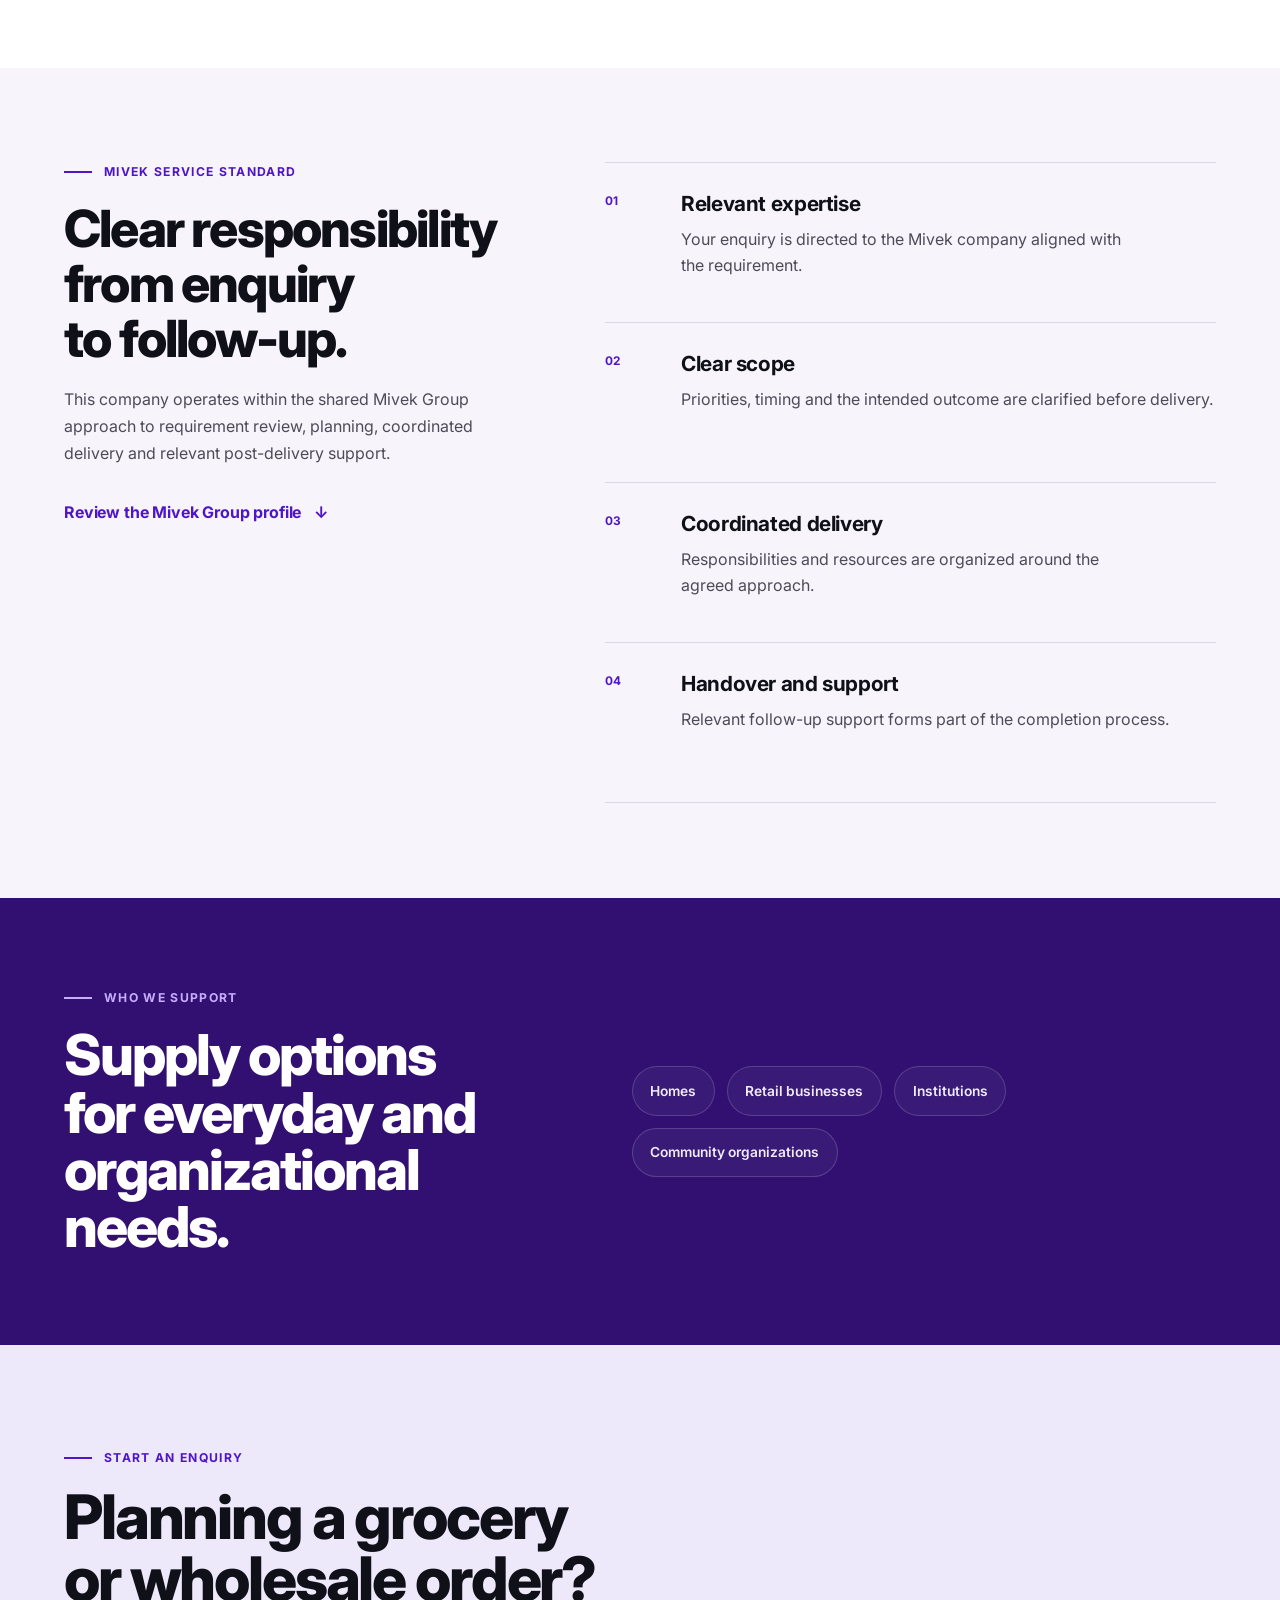
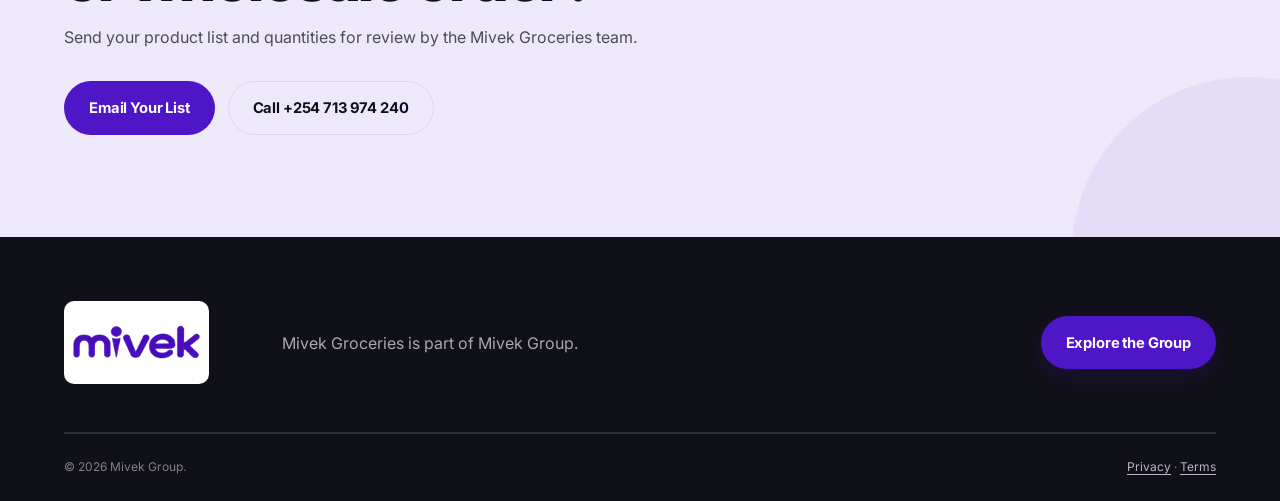
<file: mivek-groceries.html>
<!DOCTYPE html>
<html lang="en">
<head>
  <meta charset="UTF-8"><meta name="viewport" content="width=device-width, initial-scale=1, viewport-fit=cover"><meta name="description" content="Mivek Groceries supplies grocery products, household essentials and wholesale merchandise in Kenya."><meta name="theme-color" content="#4f16c7">
  <link rel="canonical" href="https://mivekgroup.github.io/mivek-groceries.html"><link rel="icon" href="favicon-mivek.ico" sizes="any"><link rel="icon" type="image/png" sizes="192x192" href="favicon-mivek-192x192.png"><link rel="apple-touch-icon" sizes="180x180" href="apple-touch-icon-mivek.png"><link rel="manifest" href="site.webmanifest"><link rel="preconnect" href="https://fonts.googleapis.com"><link rel="preconnect" href="https://fonts.gstatic.com" crossorigin><link href="https://fonts.googleapis.com/css2?family=Inter:wght@400;500;600;700;800&display=swap" rel="stylesheet"><link rel="stylesheet" href="style.css"><title>Mivek Groceries | Retail &amp; Wholesale Supply</title>
  <script>
    (function () {
      var saved = localStorage.getItem('mivek-theme') || 'auto';
      var dark = window.matchMedia && window.matchMedia('(prefers-color-scheme: dark)').matches;
      document.documentElement.dataset.themeChoice = saved;
      document.documentElement.dataset.theme = saved === 'auto' ? (dark ? 'dark' : 'light') : saved;
    }());
  </script>
  <script src="theme.js" defer></script>
</head>
<body class="division-page division-groceries">
  <a class="skip-link" href="#main-content">Skip to main content</a><header class="site-header"><a class="brand" href="index.html" aria-label="Mivek Group home"><img src="favicon%20187*100.png" width="187" height="100" decoding="async" alt="Mivek Group"></a><nav class="desktop-nav" aria-label="Primary navigation"><a href="index.html#about">About</a><a href="index.html#companies">Our Companies</a><a href="index.html#why-mivek">Why Mivek</a><a class="nav-button" href="#division-contact">Request Supply</a></nav><div class="theme-switcher" role="group" aria-label="Appearance">
      <button type="button" class="theme-option" data-theme-option="light" aria-label="Use light mode" title="Light mode"><span aria-hidden="true">☀</span><span class="theme-label">Light</span></button>
      <button type="button" class="theme-option" data-theme-option="dark" aria-label="Use dark mode" title="Dark mode"><span aria-hidden="true">◐</span><span class="theme-label">Dark</span></button>
      <button type="button" class="theme-option" data-theme-option="auto" aria-label="Use device theme" title="Auto mode"><span aria-hidden="true">◒</span><span class="theme-label">Auto</span></button>
    </div><details class="mobile-nav"><summary aria-label="Open navigation menu"><span></span><span></span><span></span></summary><nav aria-label="Mobile navigation"><a href="index.html">Group Home</a><a href="index.html#companies">Our Companies</a><a href="#services">Services</a><a class="nav-button" href="#division-contact">Request Supply</a></nav></details></header>
  <main id="main-content">
    <section class="division-hero"><div><p class="eyebrow"><span></span> A Mivek Group Company</p><h1>Mivek<br><em>Groceries.</em></h1><p>Dependable grocery, household and wholesale supply for homes, businesses, institutions and community organizations.</p><div class="hero-actions"><a class="button button-primary" href="#division-contact">Request Supply</a><a class="button button-secondary" href="index.html#companies">Back to the Group</a></div></div><aside><p>Core focus</p><ul><li>Food supplies</li><li>Household essentials</li><li>Wholesale supply</li><li>Institutional orders</li></ul></aside></section>
    <section class="division-services section" id="services"><div class="section-intro"><p class="eyebrow"><span></span> What We Supply</p><h2>Everyday products, coordinated with care.</h2></div><div class="division-service-grid"><article><span>01</span><h3>Grocery Products</h3><p>Essential food and grocery products selected for dependable everyday supply.</p></article><article><span>02</span><h3>Household Essentials</h3><p>Practical household and cleaning items for homes, offices and institutions.</p></article><article><span>03</span><h3>Wholesale Merchandise</h3><p>Coordinated bulk supply for retailers, organizations and recurring requirements.</p></article><article><span>04</span><h3>Institutional Supply</h3><p>Planned supply support for offices, schools, facilities and community programs.</p></article><article><span>05</span><h3>Order Coordination</h3><p>Clear communication on requested quantities, availability and delivery arrangements.</p></article><article><span>06</span><h3>Recurring Requirements</h3><p>Support for clients who need scheduled or repeat supply of essential products.</p></article></div></section>
    <section class="division-assurance section" aria-labelledby="delivery-standard-title">
      <div class="division-assurance-copy">
        <p class="eyebrow"><span></span> Mivek Service Standard</p>
        <h2 id="delivery-standard-title">Clear responsibility from enquiry to follow-up.</h2>
        <p>This company operates within the shared Mivek Group approach to requirement review, planning, coordinated delivery and relevant post-delivery support.</p>
        <a class="text-link" href="Mivek-Group-Company-Profile.pdf" download>Review the Mivek Group profile <span>↓</span></a>
      </div>
      <ol class="division-assurance-list">
        <li><span>01</span><div><h3>Relevant expertise</h3><p>Your enquiry is directed to the Mivek company aligned with the requirement.</p></div></li>
        <li><span>02</span><div><h3>Clear scope</h3><p>Priorities, timing and the intended outcome are clarified before delivery.</p></div></li>
        <li><span>03</span><div><h3>Coordinated delivery</h3><p>Responsibilities and resources are organized around the agreed approach.</p></div></li>
        <li><span>04</span><div><h3>Handover and support</h3><p>Relevant follow-up support forms part of the completion process.</p></div></li>
      </ol>
    </section>
    <section class="division-audience"><div><p class="eyebrow eyebrow-light"><span></span> Who We Support</p><h2>Supply options for everyday and organizational needs.</h2></div><ul><li>Homes</li><li>Retail businesses</li><li>Institutions</li><li>Community organizations</li></ul></section>
    <section class="division-cta" id="division-contact"><p class="eyebrow"><span></span> Start an Enquiry</p><h2>Planning a grocery or wholesale order?</h2><p>Send your product list and quantities for review by the Mivek Groceries team.</p><div class="hero-actions"><a class="button button-primary" href="mailto:info@mivekgroup.com?subject=Mivek%20Groceries%20Supply%20Enquiry">Email Your List</a><a class="button button-secondary" href="tel:+254713974240">Call +254 713 974 240</a></div></section>
  </main>
  <footer class="site-footer"><div class="footer-top"><a class="brand footer-brand" href="index.html"><img src="favicon%20187*100.png" width="187" height="100" decoding="async" alt="Mivek Group"></a><p>Mivek Groceries is part of Mivek Group.</p><a class="button button-primary" href="index.html#companies">Explore the Group</a></div><div class="footer-bottom"><p>© 2026 Mivek Group.</p><p><a href="privacy-policy.html">Privacy</a> · <a href="terms-of-use.html">Terms</a></p></div></footer>
</body>
</html>
</file>
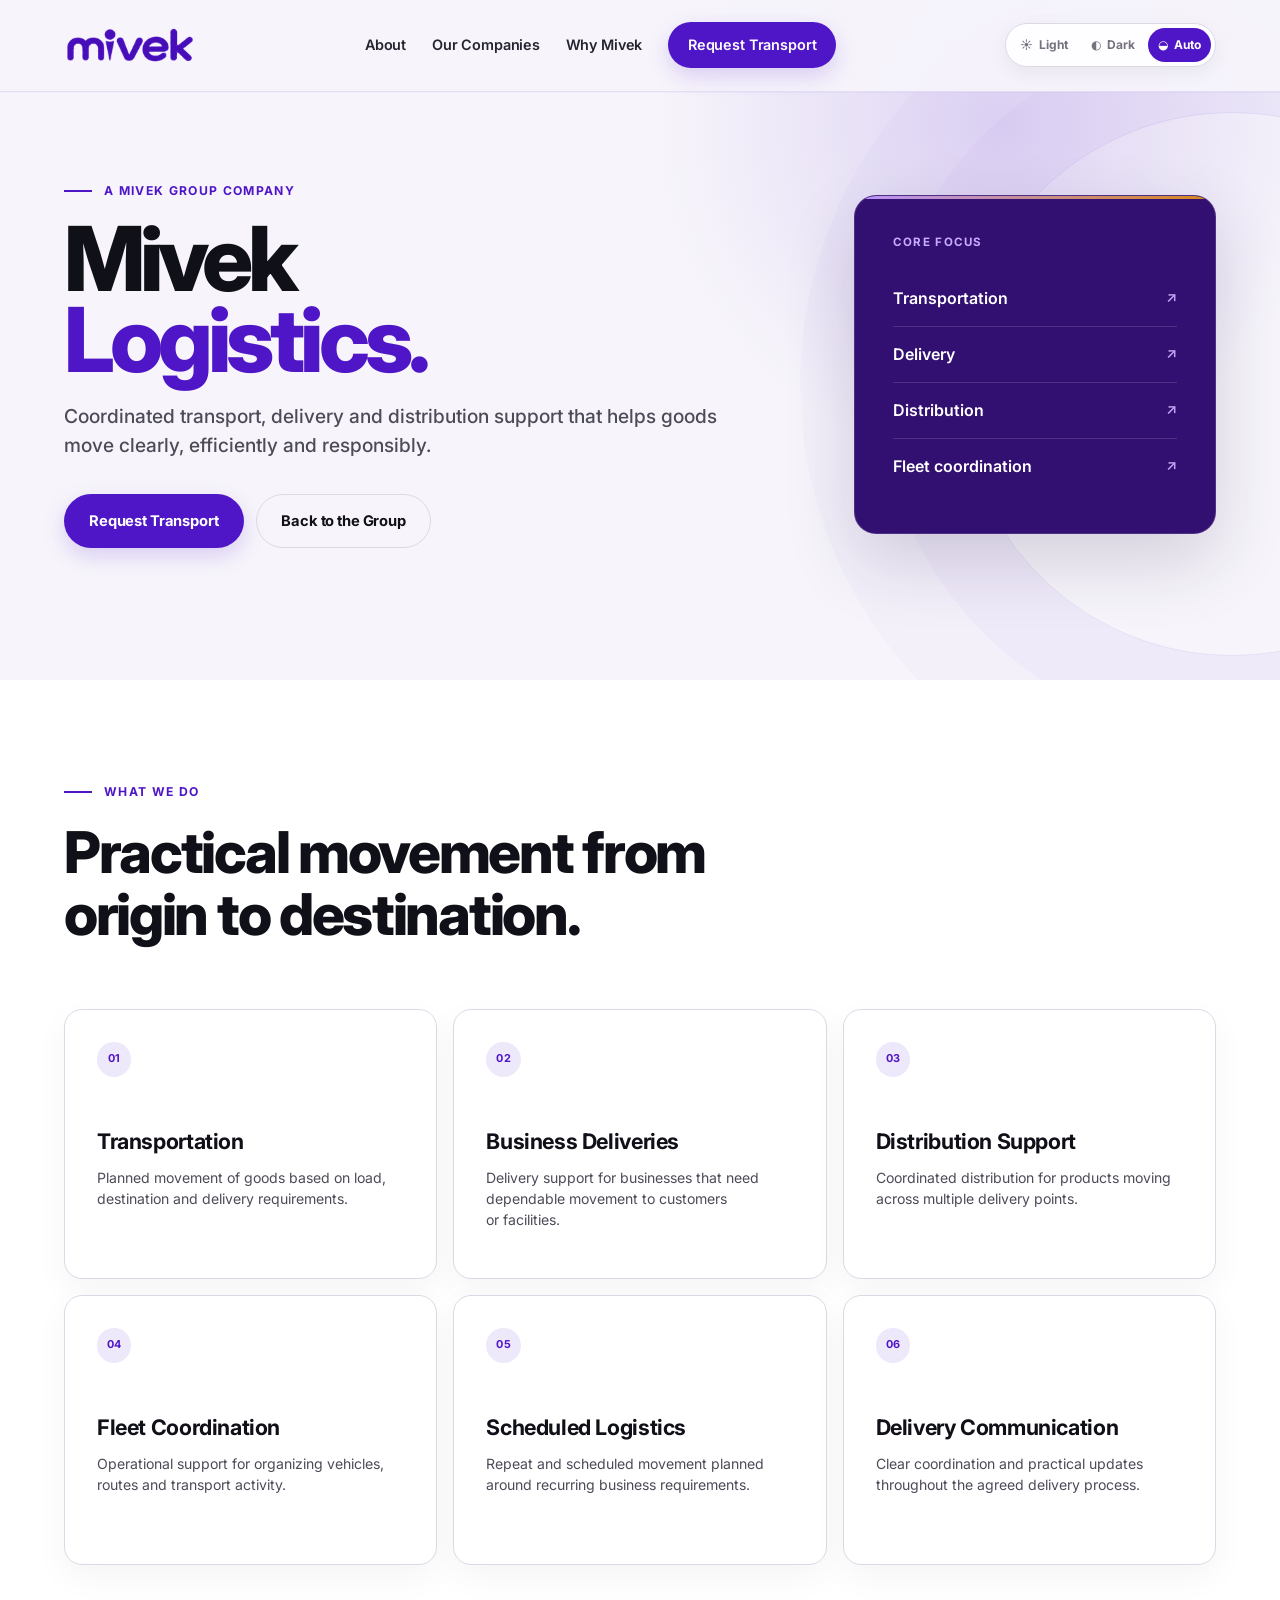
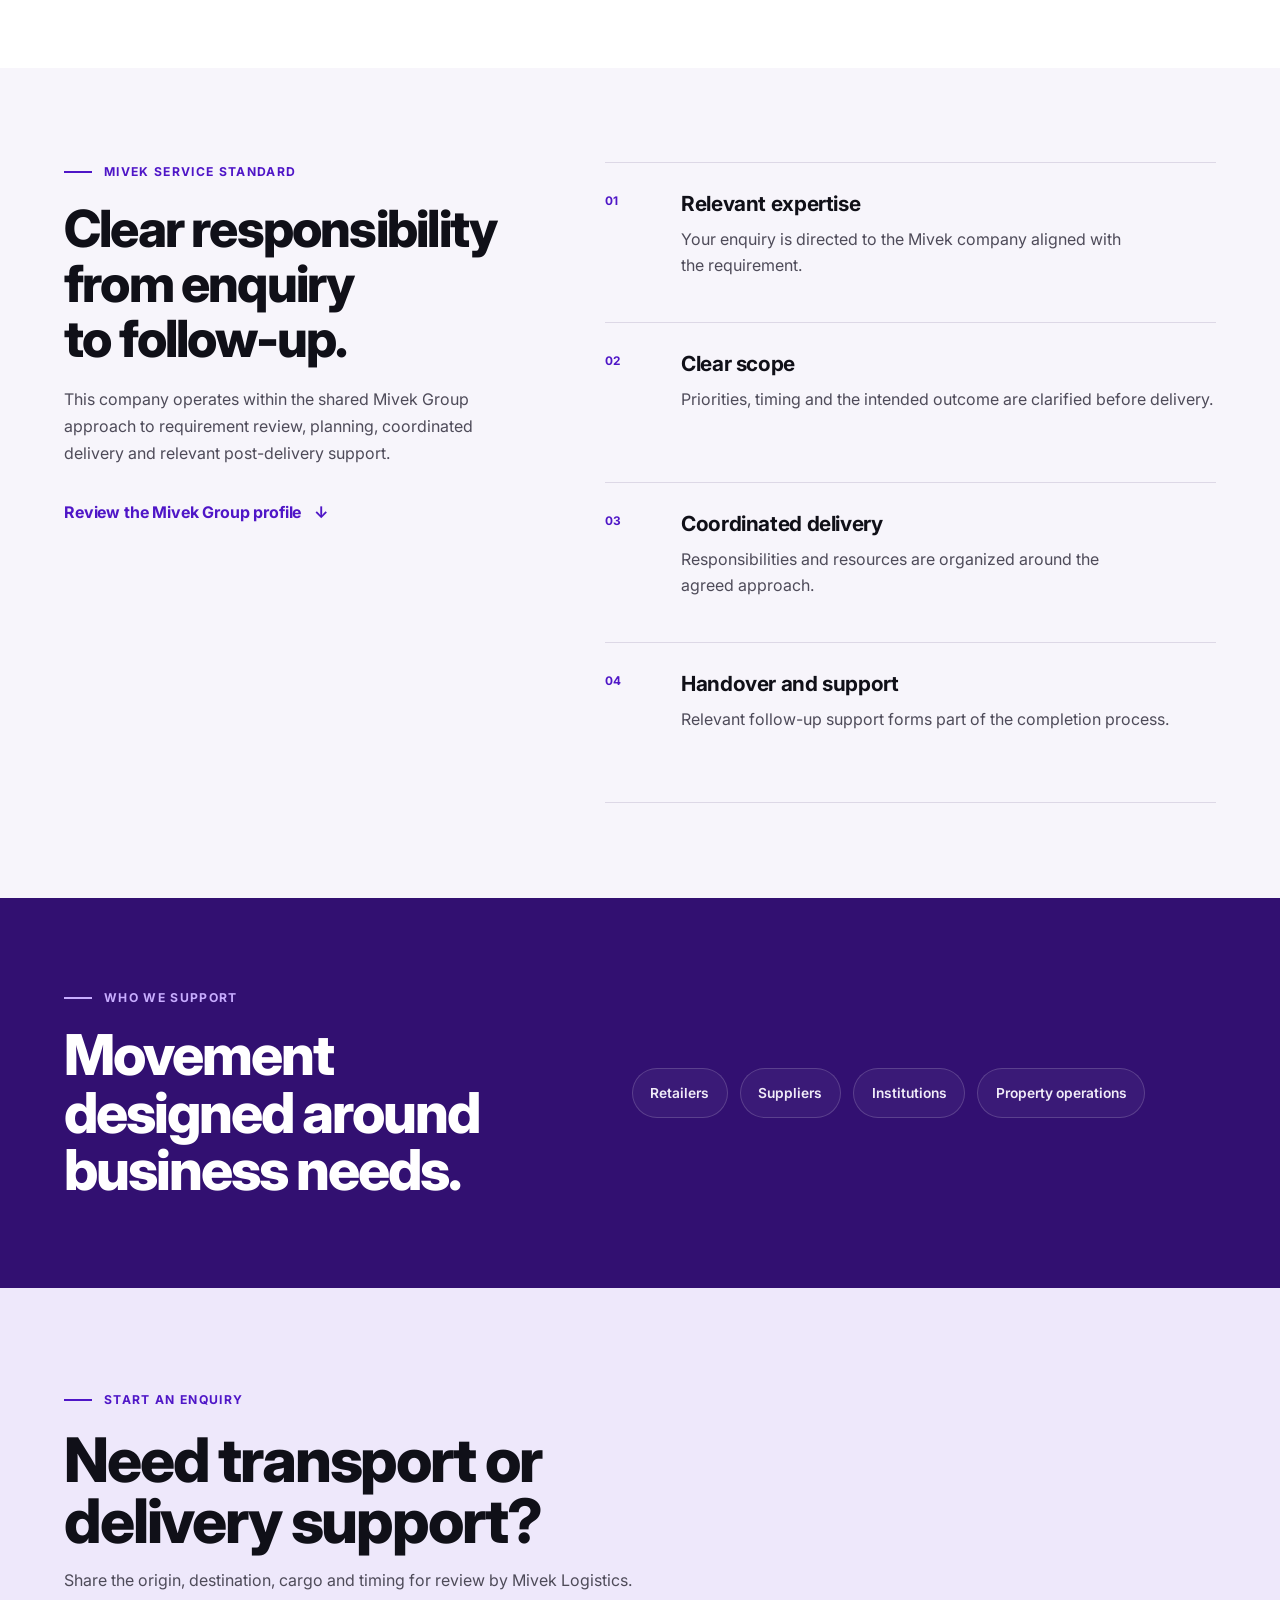
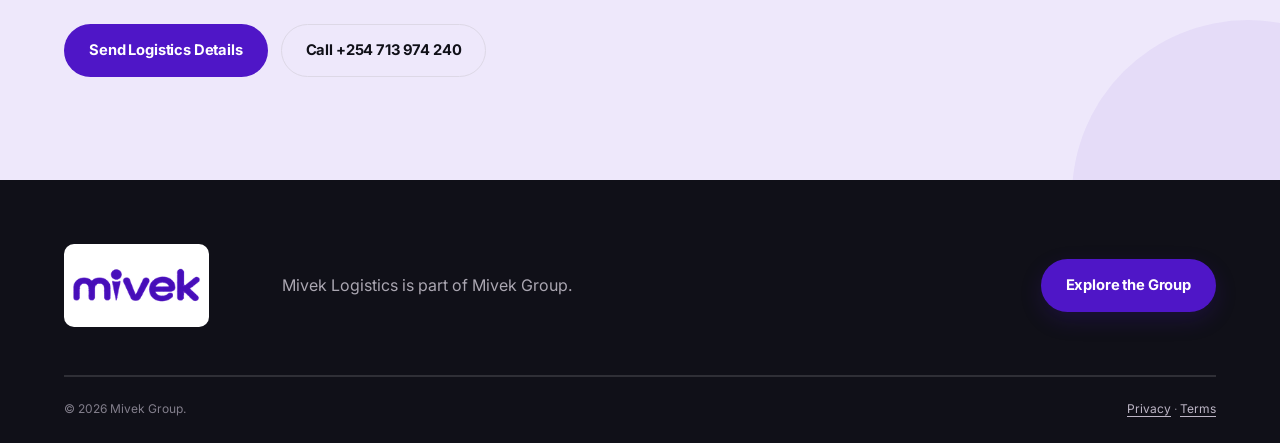
<file: mivek-logistics.html>
<!DOCTYPE html>
<html lang="en">
<head>
  <meta charset="UTF-8"><meta name="viewport" content="width=device-width, initial-scale=1, viewport-fit=cover"><meta name="description" content="Mivek Logistics provides transportation, delivery, distribution and fleet coordination services in Kenya."><meta name="theme-color" content="#4f16c7">
  <link rel="canonical" href="https://mivekgroup.github.io/mivek-logistics.html"><link rel="icon" href="favicon-mivek.ico" sizes="any"><link rel="icon" type="image/png" sizes="192x192" href="favicon-mivek-192x192.png"><link rel="apple-touch-icon" sizes="180x180" href="apple-touch-icon-mivek.png"><link rel="manifest" href="site.webmanifest"><link rel="preconnect" href="https://fonts.googleapis.com"><link rel="preconnect" href="https://fonts.gstatic.com" crossorigin><link href="https://fonts.googleapis.com/css2?family=Inter:wght@400;500;600;700;800&display=swap" rel="stylesheet"><link rel="stylesheet" href="style.css"><title>Mivek Logistics | Transport &amp; Distribution</title>
  <script>
    (function () {
      var saved = localStorage.getItem('mivek-theme') || 'auto';
      var dark = window.matchMedia && window.matchMedia('(prefers-color-scheme: dark)').matches;
      document.documentElement.dataset.themeChoice = saved;
      document.documentElement.dataset.theme = saved === 'auto' ? (dark ? 'dark' : 'light') : saved;
    }());
  </script>
  <script src="theme.js" defer></script>
</head>
<body class="division-page division-logistics">
  <a class="skip-link" href="#main-content">Skip to main content</a><header class="site-header"><a class="brand" href="index.html" aria-label="Mivek Group home"><img src="favicon%20187*100.png" width="187" height="100" decoding="async" alt="Mivek Group"></a><nav class="desktop-nav" aria-label="Primary navigation"><a href="index.html#about">About</a><a href="index.html#companies">Our Companies</a><a href="index.html#why-mivek">Why Mivek</a><a class="nav-button" href="#division-contact">Request Transport</a></nav><div class="theme-switcher" role="group" aria-label="Appearance">
      <button type="button" class="theme-option" data-theme-option="light" aria-label="Use light mode" title="Light mode"><span aria-hidden="true">☀</span><span class="theme-label">Light</span></button>
      <button type="button" class="theme-option" data-theme-option="dark" aria-label="Use dark mode" title="Dark mode"><span aria-hidden="true">◐</span><span class="theme-label">Dark</span></button>
      <button type="button" class="theme-option" data-theme-option="auto" aria-label="Use device theme" title="Auto mode"><span aria-hidden="true">◒</span><span class="theme-label">Auto</span></button>
    </div><details class="mobile-nav"><summary aria-label="Open navigation menu"><span></span><span></span><span></span></summary><nav aria-label="Mobile navigation"><a href="index.html">Group Home</a><a href="index.html#companies">Our Companies</a><a href="#services">Services</a><a class="nav-button" href="#division-contact">Request Transport</a></nav></details></header>
  <main id="main-content">
    <section class="division-hero"><div><p class="eyebrow"><span></span> A Mivek Group Company</p><h1>Mivek<br><em>Logistics.</em></h1><p>Coordinated transport, delivery and distribution support that helps goods move clearly, efficiently and responsibly.</p><div class="hero-actions"><a class="button button-primary" href="#division-contact">Request Transport</a><a class="button button-secondary" href="index.html#companies">Back to the Group</a></div></div><aside><p>Core focus</p><ul><li>Transportation</li><li>Delivery</li><li>Distribution</li><li>Fleet coordination</li></ul></aside></section>
    <section class="division-services section" id="services"><div class="section-intro"><p class="eyebrow"><span></span> What We Do</p><h2>Practical movement from origin to destination.</h2></div><div class="division-service-grid"><article><span>01</span><h3>Transportation</h3><p>Planned movement of goods based on load, destination and delivery requirements.</p></article><article><span>02</span><h3>Business Deliveries</h3><p>Delivery support for businesses that need dependable movement to customers or facilities.</p></article><article><span>03</span><h3>Distribution Support</h3><p>Coordinated distribution for products moving across multiple delivery points.</p></article><article><span>04</span><h3>Fleet Coordination</h3><p>Operational support for organizing vehicles, routes and transport activity.</p></article><article><span>05</span><h3>Scheduled Logistics</h3><p>Repeat and scheduled movement planned around recurring business requirements.</p></article><article><span>06</span><h3>Delivery Communication</h3><p>Clear coordination and practical updates throughout the agreed delivery process.</p></article></div></section>
    <section class="division-assurance section" aria-labelledby="delivery-standard-title">
      <div class="division-assurance-copy">
        <p class="eyebrow"><span></span> Mivek Service Standard</p>
        <h2 id="delivery-standard-title">Clear responsibility from enquiry to follow-up.</h2>
        <p>This company operates within the shared Mivek Group approach to requirement review, planning, coordinated delivery and relevant post-delivery support.</p>
        <a class="text-link" href="Mivek-Group-Company-Profile.pdf" download>Review the Mivek Group profile <span>↓</span></a>
      </div>
      <ol class="division-assurance-list">
        <li><span>01</span><div><h3>Relevant expertise</h3><p>Your enquiry is directed to the Mivek company aligned with the requirement.</p></div></li>
        <li><span>02</span><div><h3>Clear scope</h3><p>Priorities, timing and the intended outcome are clarified before delivery.</p></div></li>
        <li><span>03</span><div><h3>Coordinated delivery</h3><p>Responsibilities and resources are organized around the agreed approach.</p></div></li>
        <li><span>04</span><div><h3>Handover and support</h3><p>Relevant follow-up support forms part of the completion process.</p></div></li>
      </ol>
    </section>
    <section class="division-audience"><div><p class="eyebrow eyebrow-light"><span></span> Who We Support</p><h2>Movement designed around business needs.</h2></div><ul><li>Retailers</li><li>Suppliers</li><li>Institutions</li><li>Property operations</li></ul></section>
    <section class="division-cta" id="division-contact"><p class="eyebrow"><span></span> Start an Enquiry</p><h2>Need transport or delivery support?</h2><p>Share the origin, destination, cargo and timing for review by Mivek Logistics.</p><div class="hero-actions"><a class="button button-primary" href="mailto:info@mivekgroup.com?subject=Mivek%20Logistics%20Enquiry">Send Logistics Details</a><a class="button button-secondary" href="tel:+254713974240">Call +254 713 974 240</a></div></section>
  </main>
  <footer class="site-footer"><div class="footer-top"><a class="brand footer-brand" href="index.html"><img src="favicon%20187*100.png" width="187" height="100" decoding="async" alt="Mivek Group"></a><p>Mivek Logistics is part of Mivek Group.</p><a class="button button-primary" href="index.html#companies">Explore the Group</a></div><div class="footer-bottom"><p>© 2026 Mivek Group.</p><p><a href="privacy-policy.html">Privacy</a> · <a href="terms-of-use.html">Terms</a></p></div></footer>
</body>
</html>
</file>
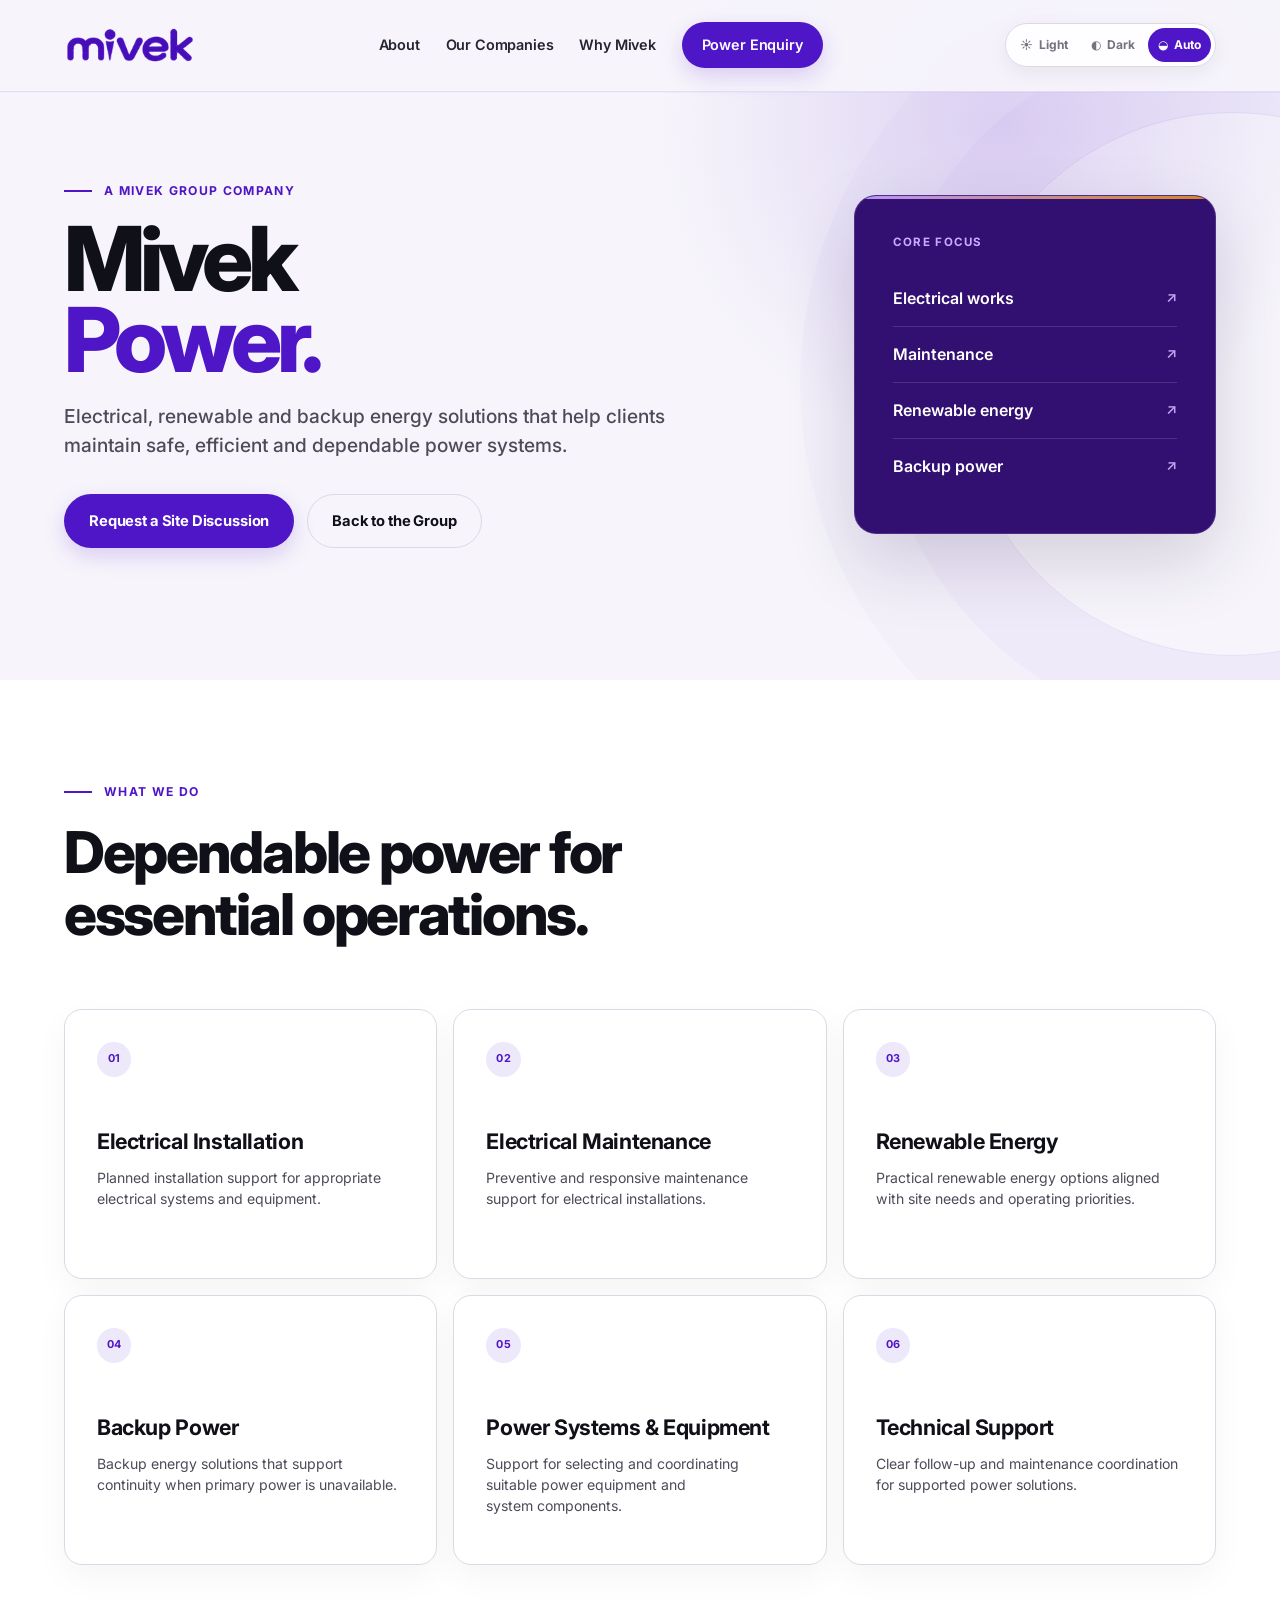
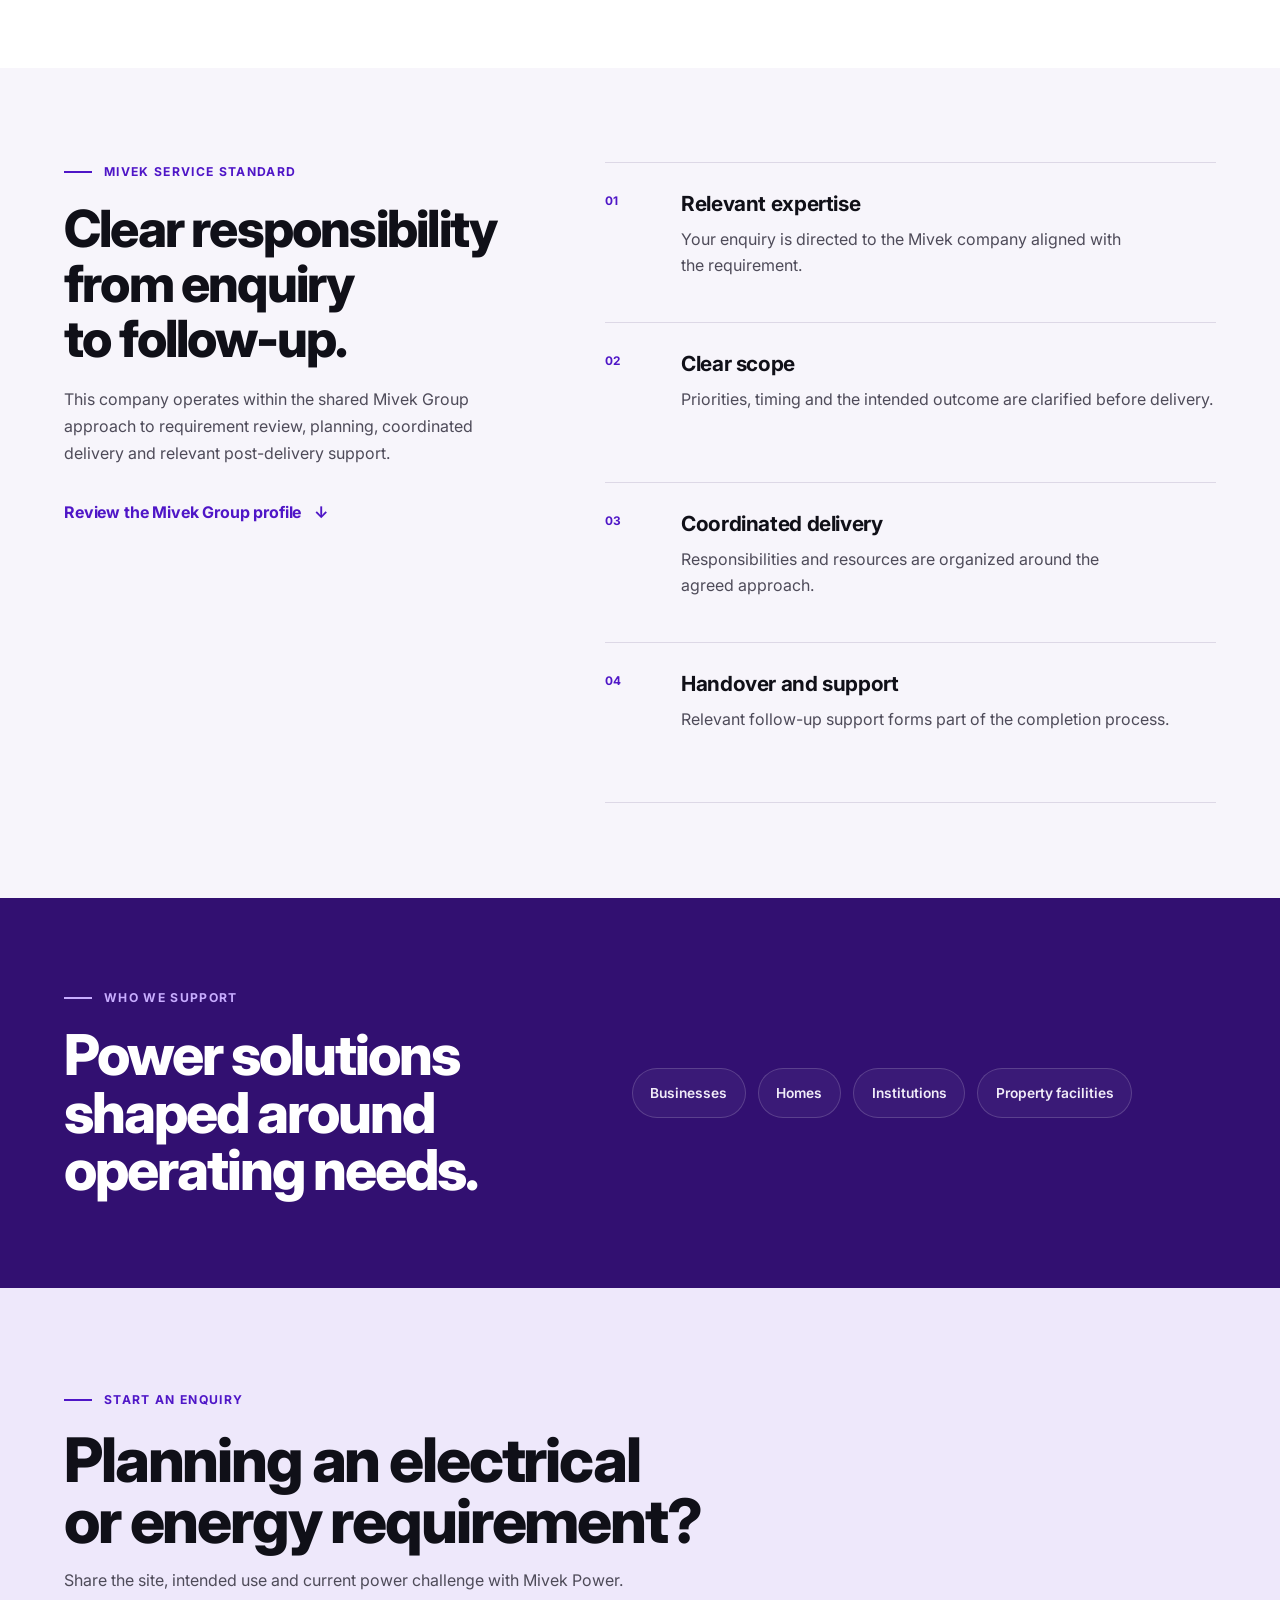
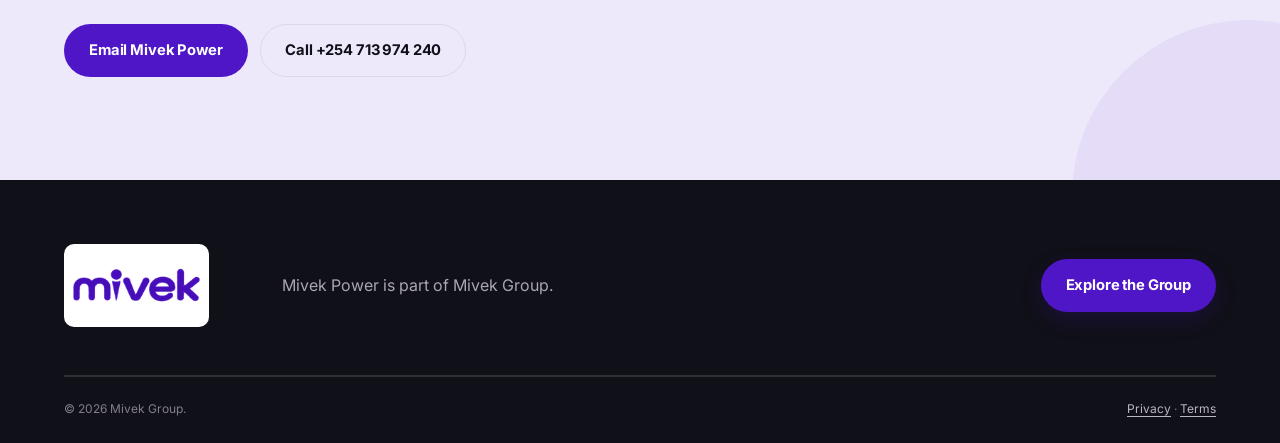
<file: mivek-power.html>
<!DOCTYPE html>
<html lang="en">
<head>
  <meta charset="UTF-8"><meta name="viewport" content="width=device-width, initial-scale=1, viewport-fit=cover"><meta name="description" content="Mivek Power provides electrical installation, maintenance, renewable energy and backup power solutions in Kenya."><meta name="theme-color" content="#4f16c7">
  <link rel="canonical" href="https://mivekgroup.github.io/mivek-power.html"><link rel="icon" href="favicon-mivek.ico" sizes="any"><link rel="icon" type="image/png" sizes="192x192" href="favicon-mivek-192x192.png"><link rel="apple-touch-icon" sizes="180x180" href="apple-touch-icon-mivek.png"><link rel="manifest" href="site.webmanifest"><link rel="preconnect" href="https://fonts.googleapis.com"><link rel="preconnect" href="https://fonts.gstatic.com" crossorigin><link href="https://fonts.googleapis.com/css2?family=Inter:wght@400;500;600;700;800&display=swap" rel="stylesheet"><link rel="stylesheet" href="style.css"><title>Mivek Power | Energy &amp; Electrical Solutions</title>
  <script>
    (function () {
      var saved = localStorage.getItem('mivek-theme') || 'auto';
      var dark = window.matchMedia && window.matchMedia('(prefers-color-scheme: dark)').matches;
      document.documentElement.dataset.themeChoice = saved;
      document.documentElement.dataset.theme = saved === 'auto' ? (dark ? 'dark' : 'light') : saved;
    }());
  </script>
  <script src="theme.js" defer></script>
</head>
<body class="division-page division-power">
  <a class="skip-link" href="#main-content">Skip to main content</a><header class="site-header"><a class="brand" href="index.html" aria-label="Mivek Group home"><img src="favicon%20187*100.png" width="187" height="100" decoding="async" alt="Mivek Group"></a><nav class="desktop-nav" aria-label="Primary navigation"><a href="index.html#about">About</a><a href="index.html#companies">Our Companies</a><a href="index.html#why-mivek">Why Mivek</a><a class="nav-button" href="#division-contact">Power Enquiry</a></nav><div class="theme-switcher" role="group" aria-label="Appearance">
      <button type="button" class="theme-option" data-theme-option="light" aria-label="Use light mode" title="Light mode"><span aria-hidden="true">☀</span><span class="theme-label">Light</span></button>
      <button type="button" class="theme-option" data-theme-option="dark" aria-label="Use dark mode" title="Dark mode"><span aria-hidden="true">◐</span><span class="theme-label">Dark</span></button>
      <button type="button" class="theme-option" data-theme-option="auto" aria-label="Use device theme" title="Auto mode"><span aria-hidden="true">◒</span><span class="theme-label">Auto</span></button>
    </div><details class="mobile-nav"><summary aria-label="Open navigation menu"><span></span><span></span><span></span></summary><nav aria-label="Mobile navigation"><a href="index.html">Group Home</a><a href="index.html#companies">Our Companies</a><a href="#services">Services</a><a class="nav-button" href="#division-contact">Power Enquiry</a></nav></details></header>
  <main id="main-content">
    <section class="division-hero"><div><p class="eyebrow"><span></span> A Mivek Group Company</p><h1>Mivek<br><em>Power.</em></h1><p>Electrical, renewable and backup energy solutions that help clients maintain safe, efficient and dependable power systems.</p><div class="hero-actions"><a class="button button-primary" href="#division-contact">Request a Site Discussion</a><a class="button button-secondary" href="index.html#companies">Back to the Group</a></div></div><aside><p>Core focus</p><ul><li>Electrical works</li><li>Maintenance</li><li>Renewable energy</li><li>Backup power</li></ul></aside></section>
    <section class="division-services section" id="services"><div class="section-intro"><p class="eyebrow"><span></span> What We Do</p><h2>Dependable power for essential operations.</h2></div><div class="division-service-grid"><article><span>01</span><h3>Electrical Installation</h3><p>Planned installation support for appropriate electrical systems and equipment.</p></article><article><span>02</span><h3>Electrical Maintenance</h3><p>Preventive and responsive maintenance support for electrical installations.</p></article><article><span>03</span><h3>Renewable Energy</h3><p>Practical renewable energy options aligned with site needs and operating priorities.</p></article><article><span>04</span><h3>Backup Power</h3><p>Backup energy solutions that support continuity when primary power is unavailable.</p></article><article><span>05</span><h3>Power Systems &amp; Equipment</h3><p>Support for selecting and coordinating suitable power equipment and system components.</p></article><article><span>06</span><h3>Technical Support</h3><p>Clear follow-up and maintenance coordination for supported power solutions.</p></article></div></section>
    <section class="division-assurance section" aria-labelledby="delivery-standard-title">
      <div class="division-assurance-copy">
        <p class="eyebrow"><span></span> Mivek Service Standard</p>
        <h2 id="delivery-standard-title">Clear responsibility from enquiry to follow-up.</h2>
        <p>This company operates within the shared Mivek Group approach to requirement review, planning, coordinated delivery and relevant post-delivery support.</p>
        <a class="text-link" href="Mivek-Group-Company-Profile.pdf" download>Review the Mivek Group profile <span>↓</span></a>
      </div>
      <ol class="division-assurance-list">
        <li><span>01</span><div><h3>Relevant expertise</h3><p>Your enquiry is directed to the Mivek company aligned with the requirement.</p></div></li>
        <li><span>02</span><div><h3>Clear scope</h3><p>Priorities, timing and the intended outcome are clarified before delivery.</p></div></li>
        <li><span>03</span><div><h3>Coordinated delivery</h3><p>Responsibilities and resources are organized around the agreed approach.</p></div></li>
        <li><span>04</span><div><h3>Handover and support</h3><p>Relevant follow-up support forms part of the completion process.</p></div></li>
      </ol>
    </section>
    <section class="division-audience"><div><p class="eyebrow eyebrow-light"><span></span> Who We Support</p><h2>Power solutions shaped around operating needs.</h2></div><ul><li>Businesses</li><li>Homes</li><li>Institutions</li><li>Property facilities</li></ul></section>
    <section class="division-cta" id="division-contact"><p class="eyebrow"><span></span> Start an Enquiry</p><h2>Planning an electrical or energy requirement?</h2><p>Share the site, intended use and current power challenge with Mivek Power.</p><div class="hero-actions"><a class="button button-primary" href="mailto:info@mivekgroup.com?subject=Mivek%20Power%20Enquiry">Email Mivek Power</a><a class="button button-secondary" href="tel:+254713974240">Call +254 713 974 240</a></div></section>
  </main>
  <footer class="site-footer"><div class="footer-top"><a class="brand footer-brand" href="index.html"><img src="favicon%20187*100.png" width="187" height="100" decoding="async" alt="Mivek Group"></a><p>Mivek Power is part of Mivek Group.</p><a class="button button-primary" href="index.html#companies">Explore the Group</a></div><div class="footer-bottom"><p>© 2026 Mivek Group.</p><p><a href="privacy-policy.html">Privacy</a> · <a href="terms-of-use.html">Terms</a></p></div></footer>
</body>
</html>
</file>
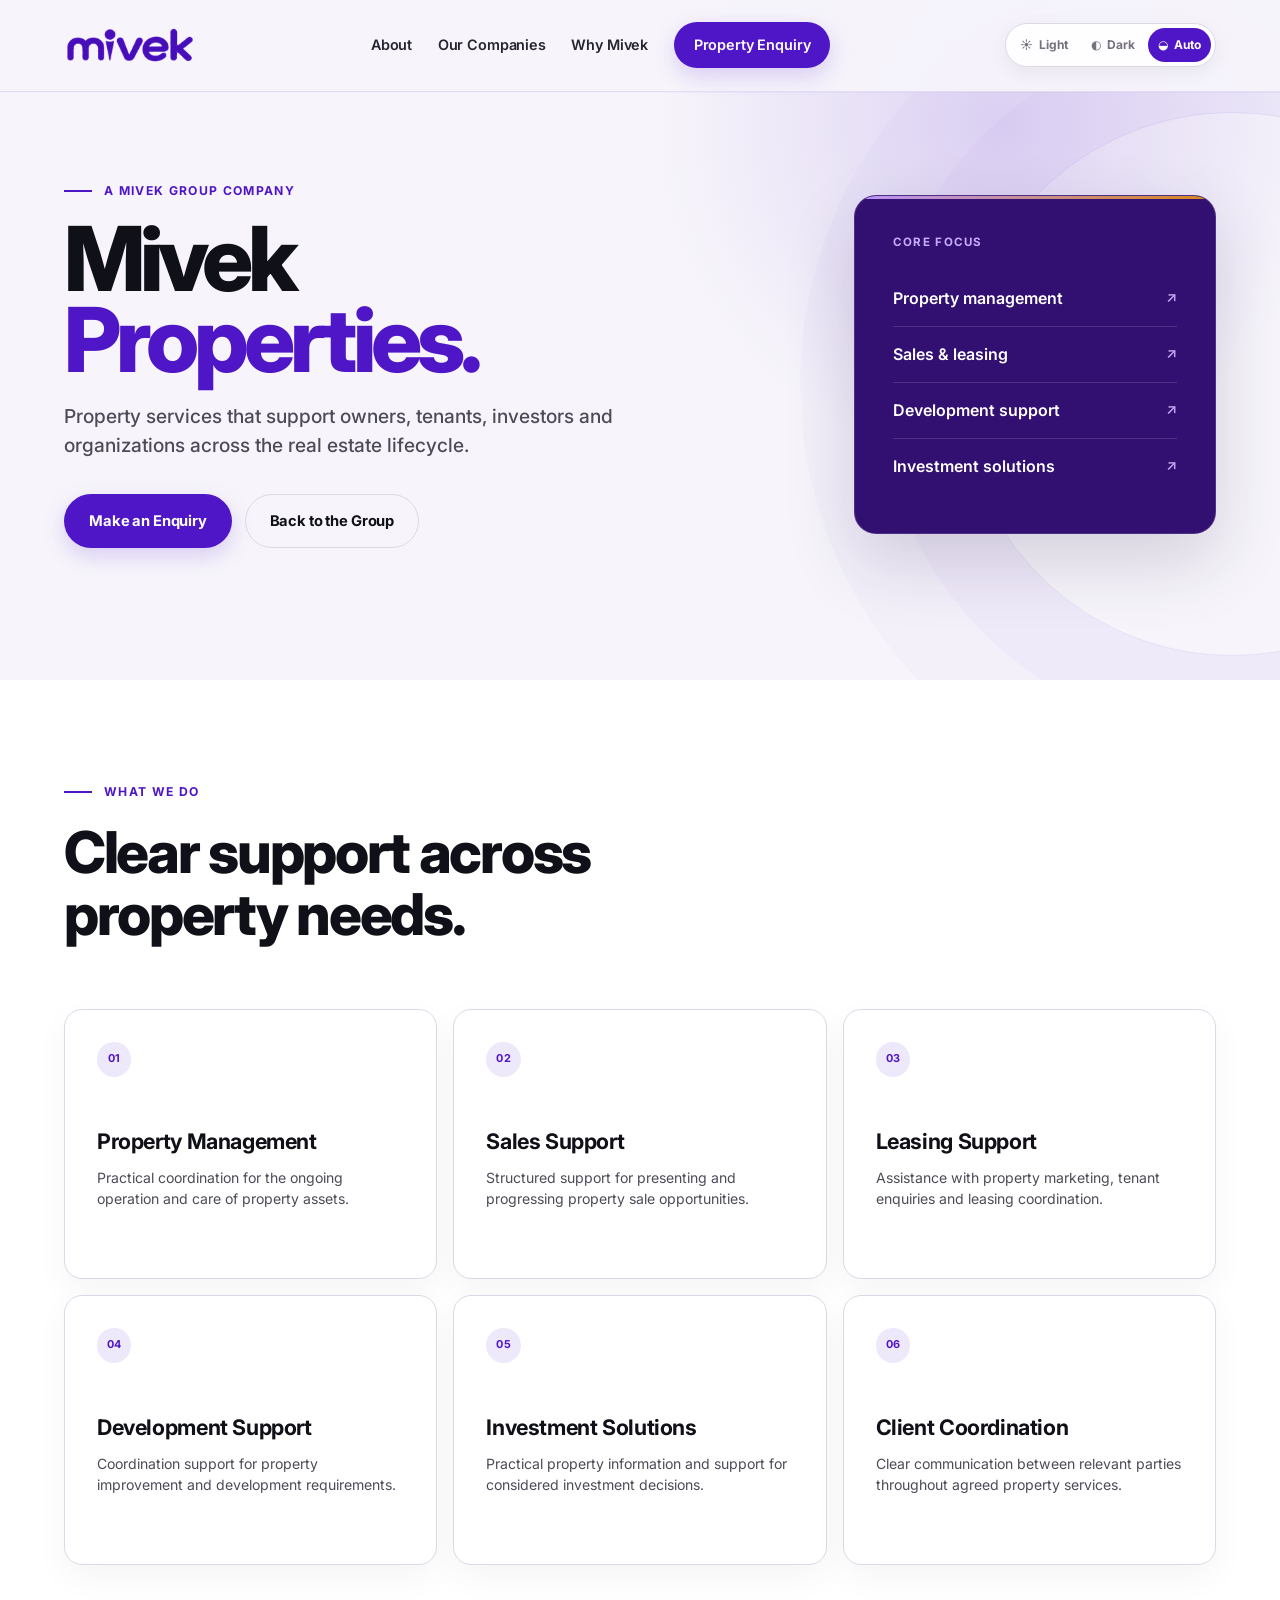
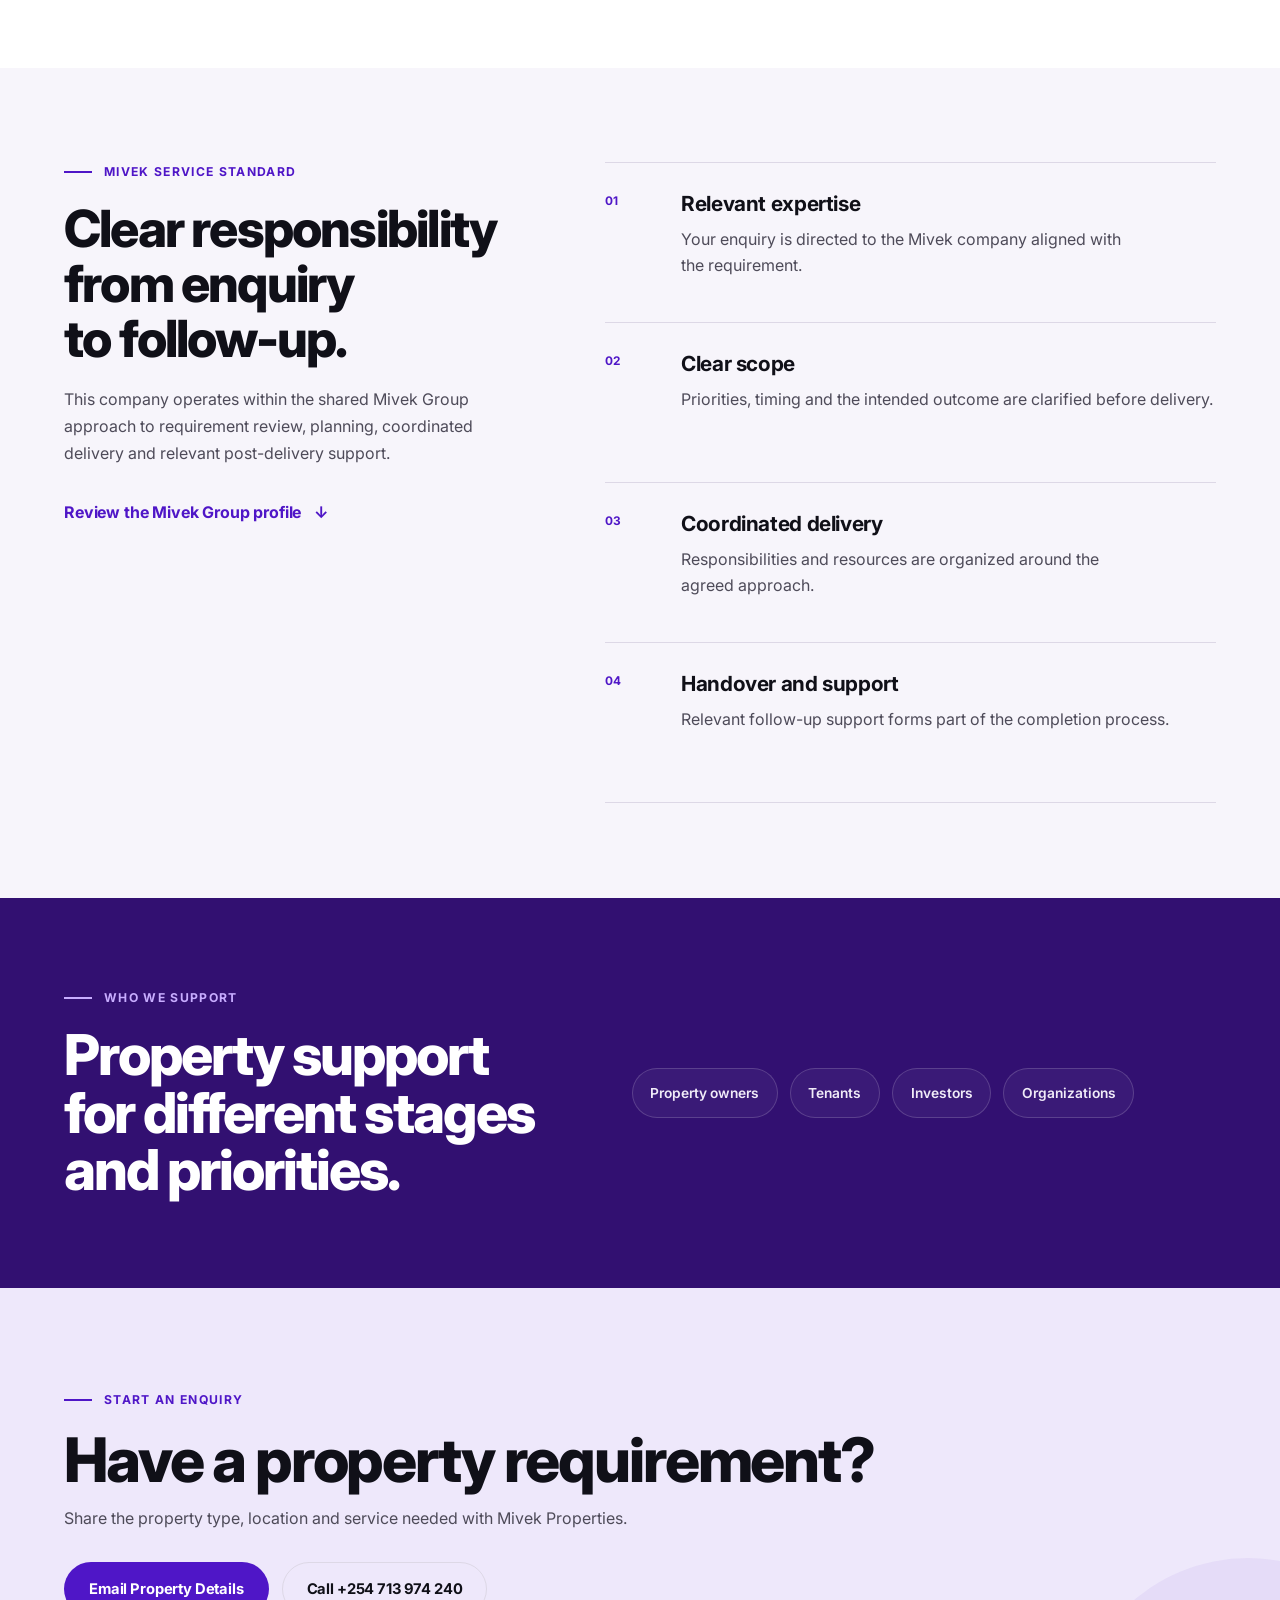
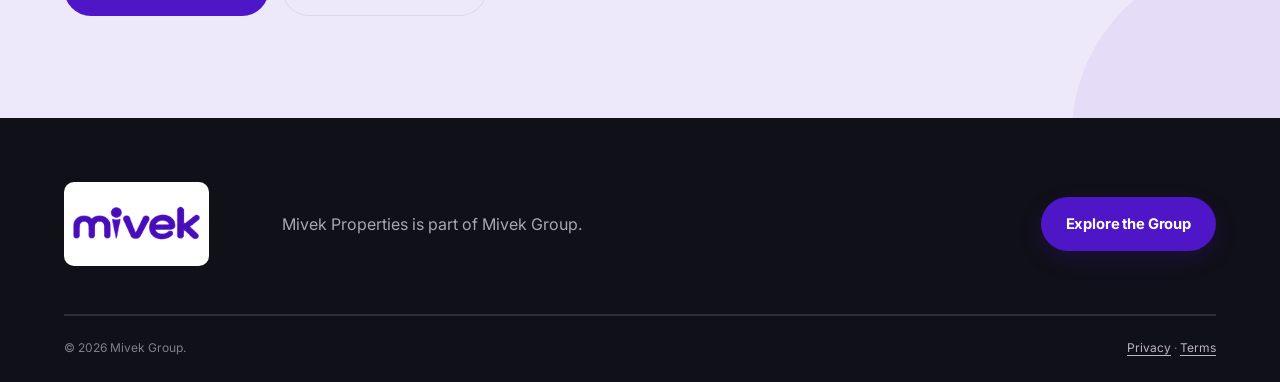
<file: mivek-properties.html>
<!DOCTYPE html>
<html lang="en">
<head>
  <meta charset="UTF-8"><meta name="viewport" content="width=device-width, initial-scale=1, viewport-fit=cover"><meta name="description" content="Mivek Properties provides property management, sales, leasing, development and investment support in Kenya."><meta name="theme-color" content="#4f16c7">
  <link rel="canonical" href="https://mivekgroup.github.io/mivek-properties.html"><link rel="icon" href="favicon-mivek.ico" sizes="any"><link rel="icon" type="image/png" sizes="192x192" href="favicon-mivek-192x192.png"><link rel="apple-touch-icon" sizes="180x180" href="apple-touch-icon-mivek.png"><link rel="manifest" href="site.webmanifest"><link rel="preconnect" href="https://fonts.googleapis.com"><link rel="preconnect" href="https://fonts.gstatic.com" crossorigin><link href="https://fonts.googleapis.com/css2?family=Inter:wght@400;500;600;700;800&display=swap" rel="stylesheet"><link rel="stylesheet" href="style.css"><title>Mivek Properties | Real Estate &amp; Property Services</title>
  <script>
    (function () {
      var saved = localStorage.getItem('mivek-theme') || 'auto';
      var dark = window.matchMedia && window.matchMedia('(prefers-color-scheme: dark)').matches;
      document.documentElement.dataset.themeChoice = saved;
      document.documentElement.dataset.theme = saved === 'auto' ? (dark ? 'dark' : 'light') : saved;
    }());
  </script>
  <script src="theme.js" defer></script>
</head>
<body class="division-page division-properties">
  <a class="skip-link" href="#main-content">Skip to main content</a><header class="site-header"><a class="brand" href="index.html" aria-label="Mivek Group home"><img src="favicon%20187*100.png" width="187" height="100" decoding="async" alt="Mivek Group"></a><nav class="desktop-nav" aria-label="Primary navigation"><a href="index.html#about">About</a><a href="index.html#companies">Our Companies</a><a href="index.html#why-mivek">Why Mivek</a><a class="nav-button" href="#division-contact">Property Enquiry</a></nav><div class="theme-switcher" role="group" aria-label="Appearance">
      <button type="button" class="theme-option" data-theme-option="light" aria-label="Use light mode" title="Light mode"><span aria-hidden="true">☀</span><span class="theme-label">Light</span></button>
      <button type="button" class="theme-option" data-theme-option="dark" aria-label="Use dark mode" title="Dark mode"><span aria-hidden="true">◐</span><span class="theme-label">Dark</span></button>
      <button type="button" class="theme-option" data-theme-option="auto" aria-label="Use device theme" title="Auto mode"><span aria-hidden="true">◒</span><span class="theme-label">Auto</span></button>
    </div><details class="mobile-nav"><summary aria-label="Open navigation menu"><span></span><span></span><span></span></summary><nav aria-label="Mobile navigation"><a href="index.html">Group Home</a><a href="index.html#companies">Our Companies</a><a href="#services">Services</a><a class="nav-button" href="#division-contact">Property Enquiry</a></nav></details></header>
  <main id="main-content">
    <section class="division-hero"><div><p class="eyebrow"><span></span> A Mivek Group Company</p><h1>Mivek<br><em>Properties.</em></h1><p>Property services that support owners, tenants, investors and organizations across the real estate lifecycle.</p><div class="hero-actions"><a class="button button-primary" href="#division-contact">Make an Enquiry</a><a class="button button-secondary" href="index.html#companies">Back to the Group</a></div></div><aside><p>Core focus</p><ul><li>Property management</li><li>Sales &amp; leasing</li><li>Development support</li><li>Investment solutions</li></ul></aside></section>
    <section class="division-services section" id="services"><div class="section-intro"><p class="eyebrow"><span></span> What We Do</p><h2>Clear support across property needs.</h2></div><div class="division-service-grid"><article><span>01</span><h3>Property Management</h3><p>Practical coordination for the ongoing operation and care of property assets.</p></article><article><span>02</span><h3>Sales Support</h3><p>Structured support for presenting and progressing property sale opportunities.</p></article><article><span>03</span><h3>Leasing Support</h3><p>Assistance with property marketing, tenant enquiries and leasing coordination.</p></article><article><span>04</span><h3>Development Support</h3><p>Coordination support for property improvement and development requirements.</p></article><article><span>05</span><h3>Investment Solutions</h3><p>Practical property information and support for considered investment decisions.</p></article><article><span>06</span><h3>Client Coordination</h3><p>Clear communication between relevant parties throughout agreed property services.</p></article></div></section>
    <section class="division-assurance section" aria-labelledby="delivery-standard-title">
      <div class="division-assurance-copy">
        <p class="eyebrow"><span></span> Mivek Service Standard</p>
        <h2 id="delivery-standard-title">Clear responsibility from enquiry to follow-up.</h2>
        <p>This company operates within the shared Mivek Group approach to requirement review, planning, coordinated delivery and relevant post-delivery support.</p>
        <a class="text-link" href="Mivek-Group-Company-Profile.pdf" download>Review the Mivek Group profile <span>↓</span></a>
      </div>
      <ol class="division-assurance-list">
        <li><span>01</span><div><h3>Relevant expertise</h3><p>Your enquiry is directed to the Mivek company aligned with the requirement.</p></div></li>
        <li><span>02</span><div><h3>Clear scope</h3><p>Priorities, timing and the intended outcome are clarified before delivery.</p></div></li>
        <li><span>03</span><div><h3>Coordinated delivery</h3><p>Responsibilities and resources are organized around the agreed approach.</p></div></li>
        <li><span>04</span><div><h3>Handover and support</h3><p>Relevant follow-up support forms part of the completion process.</p></div></li>
      </ol>
    </section>
    <section class="division-audience"><div><p class="eyebrow eyebrow-light"><span></span> Who We Support</p><h2>Property support for different stages and priorities.</h2></div><ul><li>Property owners</li><li>Tenants</li><li>Investors</li><li>Organizations</li></ul></section>
    <section class="division-cta" id="division-contact"><p class="eyebrow"><span></span> Start an Enquiry</p><h2>Have a property requirement?</h2><p>Share the property type, location and service needed with Mivek Properties.</p><div class="hero-actions"><a class="button button-primary" href="mailto:info@mivekgroup.com?subject=Mivek%20Properties%20Enquiry">Email Property Details</a><a class="button button-secondary" href="tel:+254713974240">Call +254 713 974 240</a></div></section>
  </main>
  <footer class="site-footer"><div class="footer-top"><a class="brand footer-brand" href="index.html"><img src="favicon%20187*100.png" width="187" height="100" decoding="async" alt="Mivek Group"></a><p>Mivek Properties is part of Mivek Group.</p><a class="button button-primary" href="index.html#companies">Explore the Group</a></div><div class="footer-bottom"><p>© 2026 Mivek Group.</p><p><a href="privacy-policy.html">Privacy</a> · <a href="terms-of-use.html">Terms</a></p></div></footer>
</body>
</html>
</file>
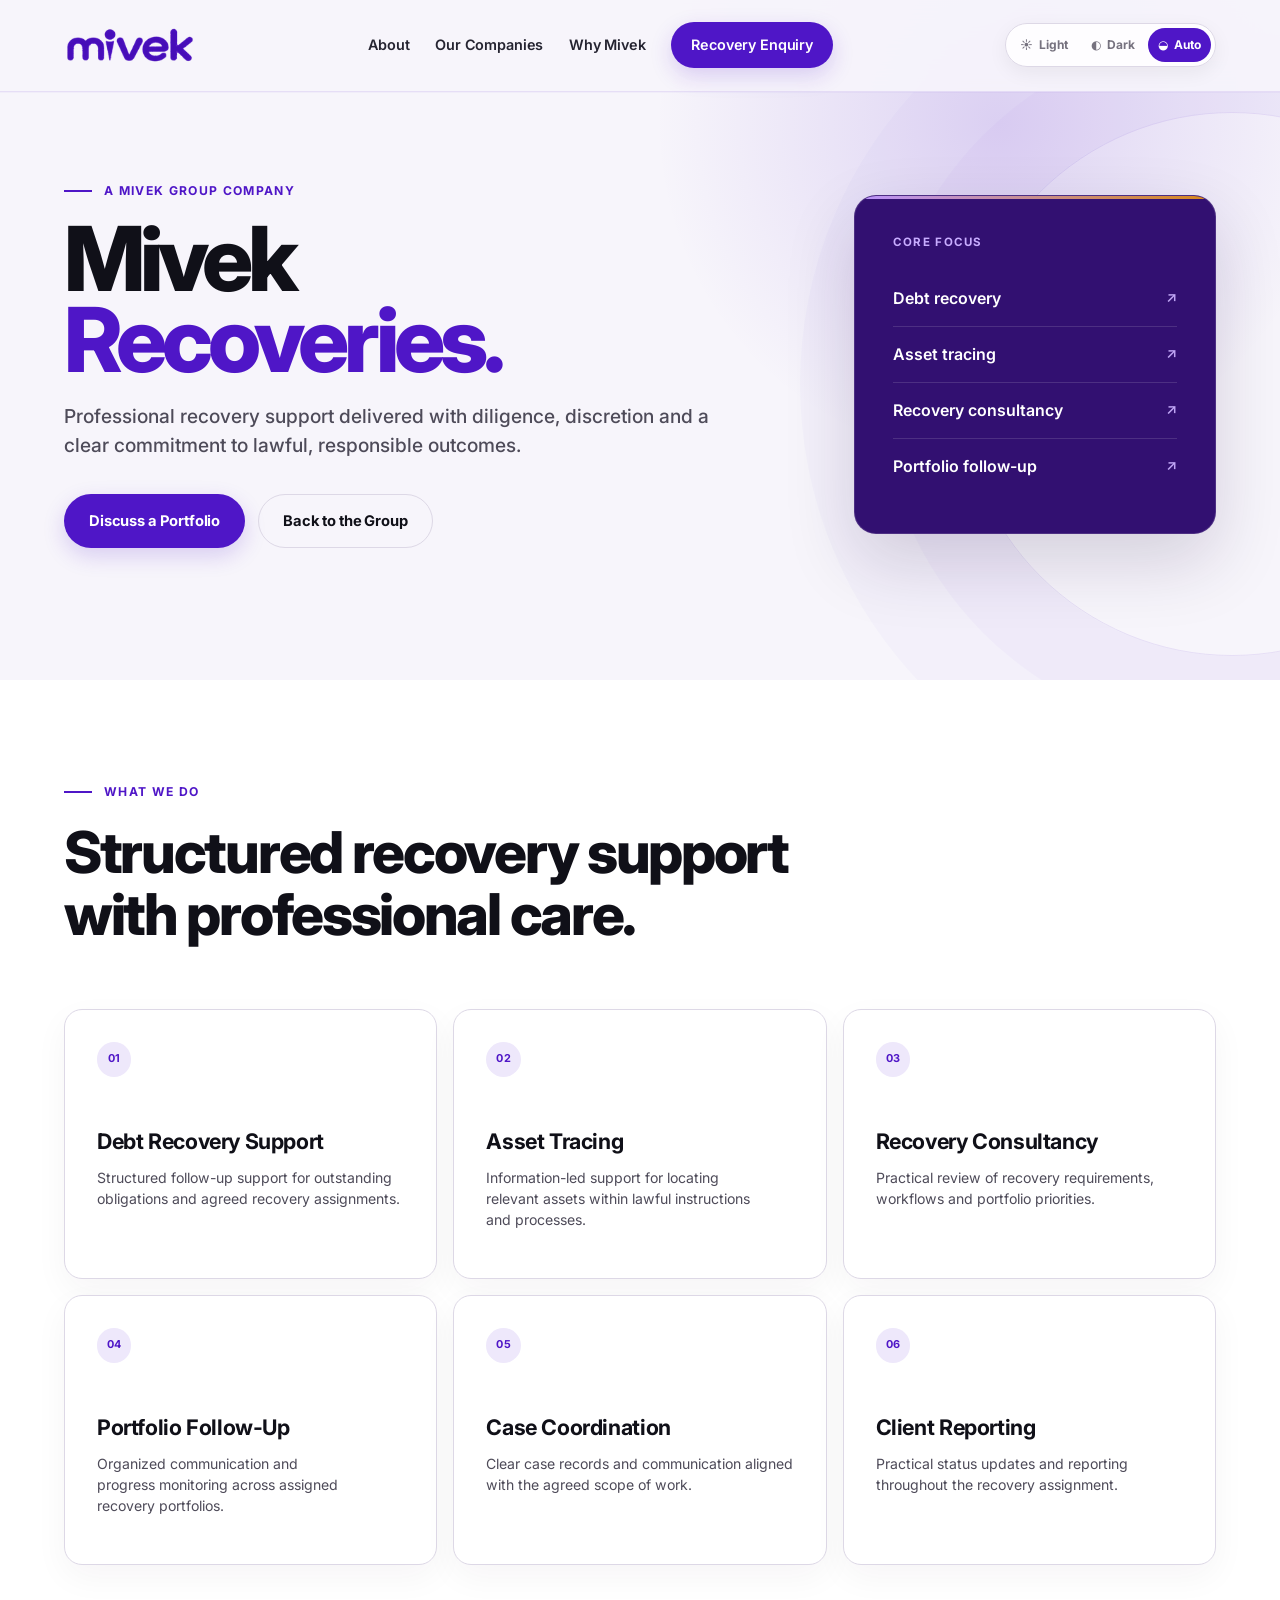
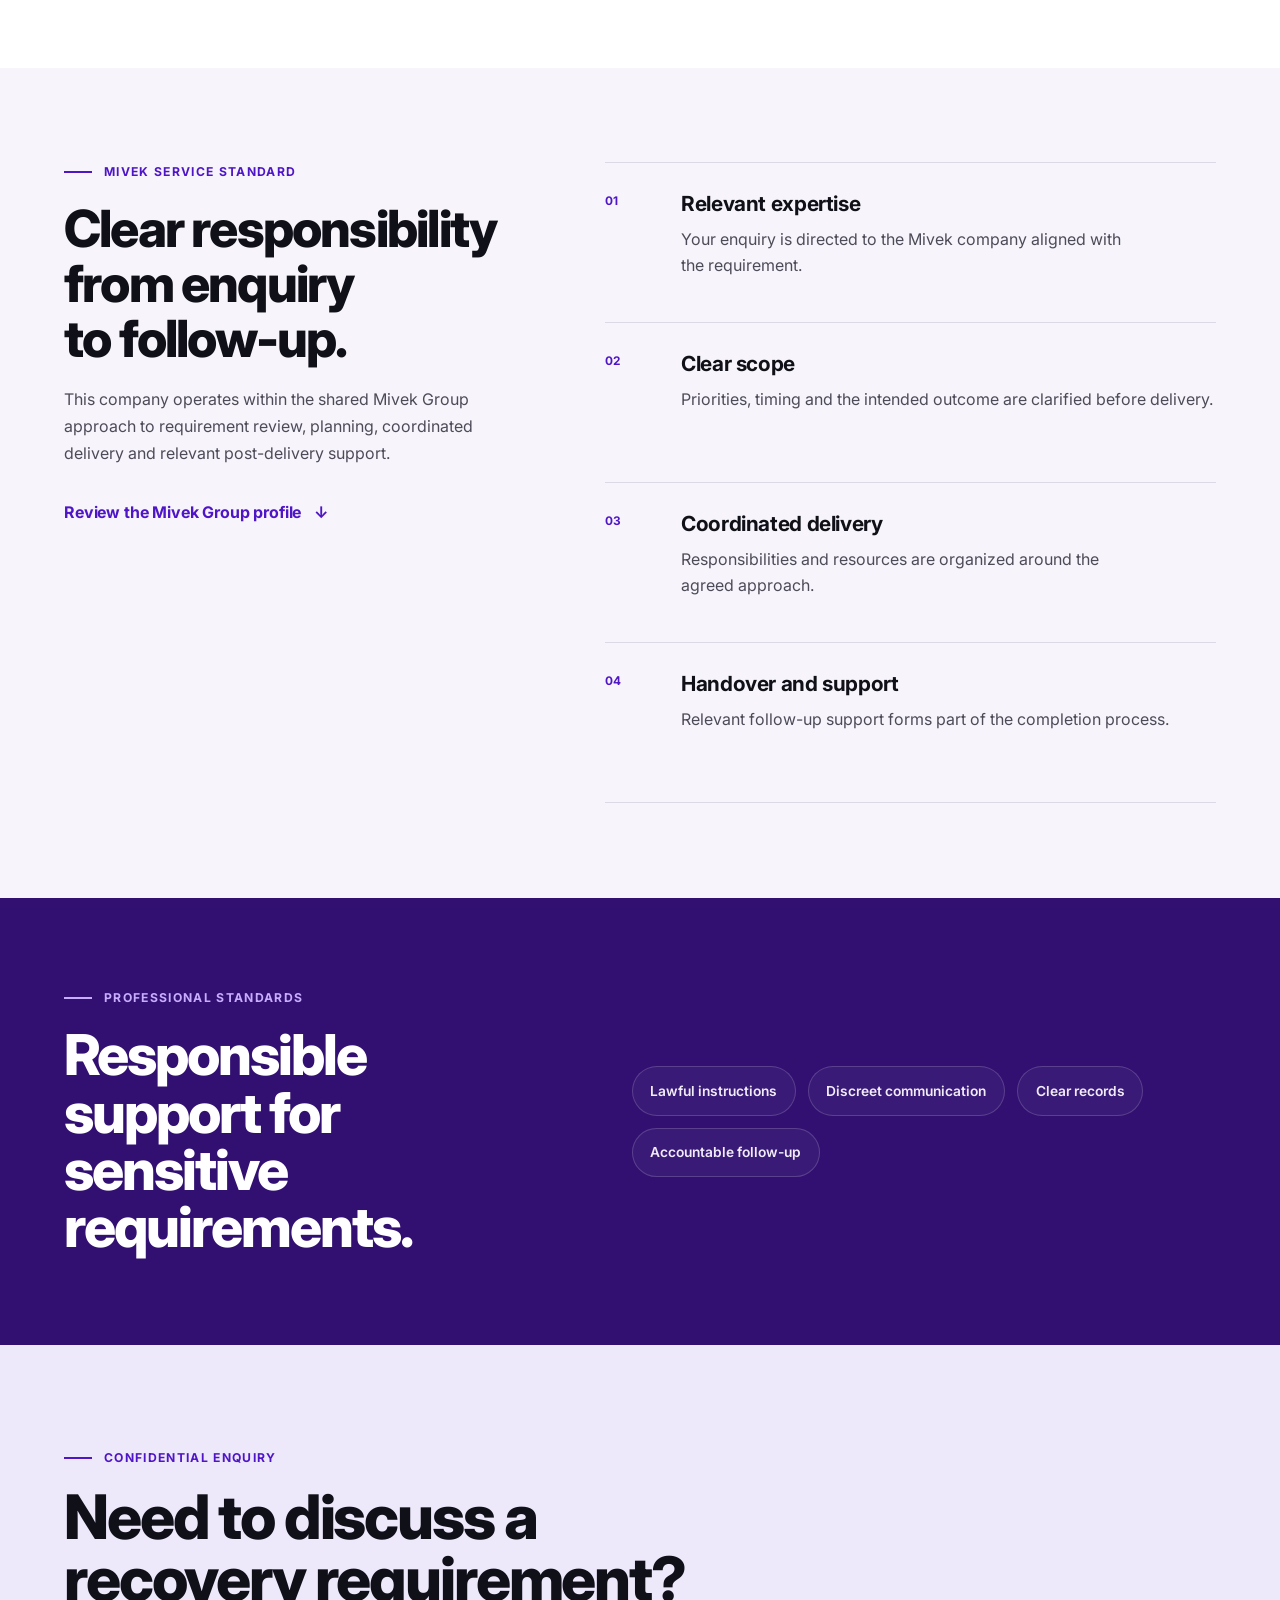
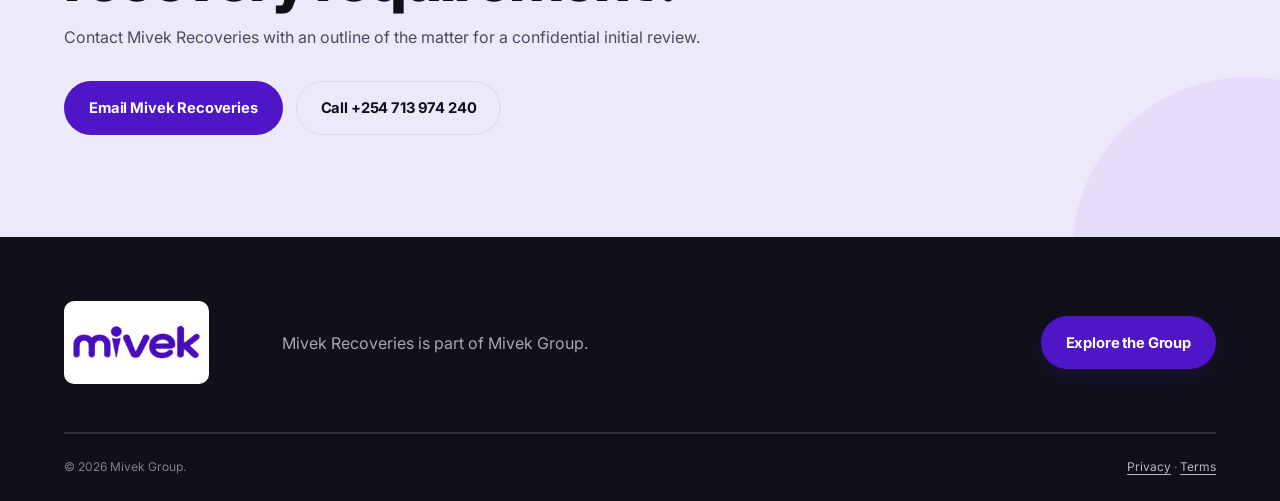
<file: mivek-recoveries.html>
<!DOCTYPE html>
<html lang="en">
<head>
  <meta charset="UTF-8"><meta name="viewport" content="width=device-width, initial-scale=1, viewport-fit=cover"><meta name="description" content="Mivek Recoveries provides professional debt recovery, asset tracing and recovery consultancy support in Kenya."><meta name="theme-color" content="#4f16c7">
  <link rel="canonical" href="https://mivekgroup.github.io/mivek-recoveries.html"><link rel="icon" href="favicon-mivek.ico" sizes="any"><link rel="icon" type="image/png" sizes="192x192" href="favicon-mivek-192x192.png"><link rel="apple-touch-icon" sizes="180x180" href="apple-touch-icon-mivek.png"><link rel="manifest" href="site.webmanifest"><link rel="preconnect" href="https://fonts.googleapis.com"><link rel="preconnect" href="https://fonts.gstatic.com" crossorigin><link href="https://fonts.googleapis.com/css2?family=Inter:wght@400;500;600;700;800&display=swap" rel="stylesheet"><link rel="stylesheet" href="style.css"><title>Mivek Recoveries | Recovery &amp; Asset Management</title>
  <script>
    (function () {
      var saved = localStorage.getItem('mivek-theme') || 'auto';
      var dark = window.matchMedia && window.matchMedia('(prefers-color-scheme: dark)').matches;
      document.documentElement.dataset.themeChoice = saved;
      document.documentElement.dataset.theme = saved === 'auto' ? (dark ? 'dark' : 'light') : saved;
    }());
  </script>
  <script src="theme.js" defer></script>
</head>
<body class="division-page division-recoveries">
  <a class="skip-link" href="#main-content">Skip to main content</a><header class="site-header"><a class="brand" href="index.html" aria-label="Mivek Group home"><img src="favicon%20187*100.png" width="187" height="100" decoding="async" alt="Mivek Group"></a><nav class="desktop-nav" aria-label="Primary navigation"><a href="index.html#about">About</a><a href="index.html#companies">Our Companies</a><a href="index.html#why-mivek">Why Mivek</a><a class="nav-button" href="#division-contact">Recovery Enquiry</a></nav><div class="theme-switcher" role="group" aria-label="Appearance">
      <button type="button" class="theme-option" data-theme-option="light" aria-label="Use light mode" title="Light mode"><span aria-hidden="true">☀</span><span class="theme-label">Light</span></button>
      <button type="button" class="theme-option" data-theme-option="dark" aria-label="Use dark mode" title="Dark mode"><span aria-hidden="true">◐</span><span class="theme-label">Dark</span></button>
      <button type="button" class="theme-option" data-theme-option="auto" aria-label="Use device theme" title="Auto mode"><span aria-hidden="true">◒</span><span class="theme-label">Auto</span></button>
    </div><details class="mobile-nav"><summary aria-label="Open navigation menu"><span></span><span></span><span></span></summary><nav aria-label="Mobile navigation"><a href="index.html">Group Home</a><a href="index.html#companies">Our Companies</a><a href="#services">Services</a><a class="nav-button" href="#division-contact">Recovery Enquiry</a></nav></details></header>
  <main id="main-content">
    <section class="division-hero"><div><p class="eyebrow"><span></span> A Mivek Group Company</p><h1>Mivek<br><em>Recoveries.</em></h1><p>Professional recovery support delivered with diligence, discretion and a clear commitment to lawful, responsible outcomes.</p><div class="hero-actions"><a class="button button-primary" href="#division-contact">Discuss a Portfolio</a><a class="button button-secondary" href="index.html#companies">Back to the Group</a></div></div><aside><p>Core focus</p><ul><li>Debt recovery</li><li>Asset tracing</li><li>Recovery consultancy</li><li>Portfolio follow-up</li></ul></aside></section>
    <section class="division-services section" id="services"><div class="section-intro"><p class="eyebrow"><span></span> What We Do</p><h2>Structured recovery support with professional care.</h2></div><div class="division-service-grid"><article><span>01</span><h3>Debt Recovery Support</h3><p>Structured follow-up support for outstanding obligations and agreed recovery assignments.</p></article><article><span>02</span><h3>Asset Tracing</h3><p>Information-led support for locating relevant assets within lawful instructions and processes.</p></article><article><span>03</span><h3>Recovery Consultancy</h3><p>Practical review of recovery requirements, workflows and portfolio priorities.</p></article><article><span>04</span><h3>Portfolio Follow-Up</h3><p>Organized communication and progress monitoring across assigned recovery portfolios.</p></article><article><span>05</span><h3>Case Coordination</h3><p>Clear case records and communication aligned with the agreed scope of work.</p></article><article><span>06</span><h3>Client Reporting</h3><p>Practical status updates and reporting throughout the recovery assignment.</p></article></div></section>
    <section class="division-assurance section" aria-labelledby="delivery-standard-title">
      <div class="division-assurance-copy">
        <p class="eyebrow"><span></span> Mivek Service Standard</p>
        <h2 id="delivery-standard-title">Clear responsibility from enquiry to follow-up.</h2>
        <p>This company operates within the shared Mivek Group approach to requirement review, planning, coordinated delivery and relevant post-delivery support.</p>
        <a class="text-link" href="Mivek-Group-Company-Profile.pdf" download>Review the Mivek Group profile <span>↓</span></a>
      </div>
      <ol class="division-assurance-list">
        <li><span>01</span><div><h3>Relevant expertise</h3><p>Your enquiry is directed to the Mivek company aligned with the requirement.</p></div></li>
        <li><span>02</span><div><h3>Clear scope</h3><p>Priorities, timing and the intended outcome are clarified before delivery.</p></div></li>
        <li><span>03</span><div><h3>Coordinated delivery</h3><p>Responsibilities and resources are organized around the agreed approach.</p></div></li>
        <li><span>04</span><div><h3>Handover and support</h3><p>Relevant follow-up support forms part of the completion process.</p></div></li>
      </ol>
    </section>
    <section class="division-audience"><div><p class="eyebrow eyebrow-light"><span></span> Professional Standards</p><h2>Responsible support for sensitive requirements.</h2></div><ul><li>Lawful instructions</li><li>Discreet communication</li><li>Clear records</li><li>Accountable follow-up</li></ul></section>
    <section class="division-cta" id="division-contact"><p class="eyebrow"><span></span> Confidential Enquiry</p><h2>Need to discuss a recovery requirement?</h2><p>Contact Mivek Recoveries with an outline of the matter for a confidential initial review.</p><div class="hero-actions"><a class="button button-primary" href="mailto:info@mivekgroup.com?subject=Confidential%20Mivek%20Recoveries%20Enquiry">Email Mivek Recoveries</a><a class="button button-secondary" href="tel:+254713974240">Call +254 713 974 240</a></div></section>
  </main>
  <footer class="site-footer"><div class="footer-top"><a class="brand footer-brand" href="index.html"><img src="favicon%20187*100.png" width="187" height="100" decoding="async" alt="Mivek Group"></a><p>Mivek Recoveries is part of Mivek Group.</p><a class="button button-primary" href="index.html#companies">Explore the Group</a></div><div class="footer-bottom"><p>© 2026 Mivek Group.</p><p><a href="privacy-policy.html">Privacy</a> · <a href="terms-of-use.html">Terms</a></p></div></footer>
</body>
</html>
</file>
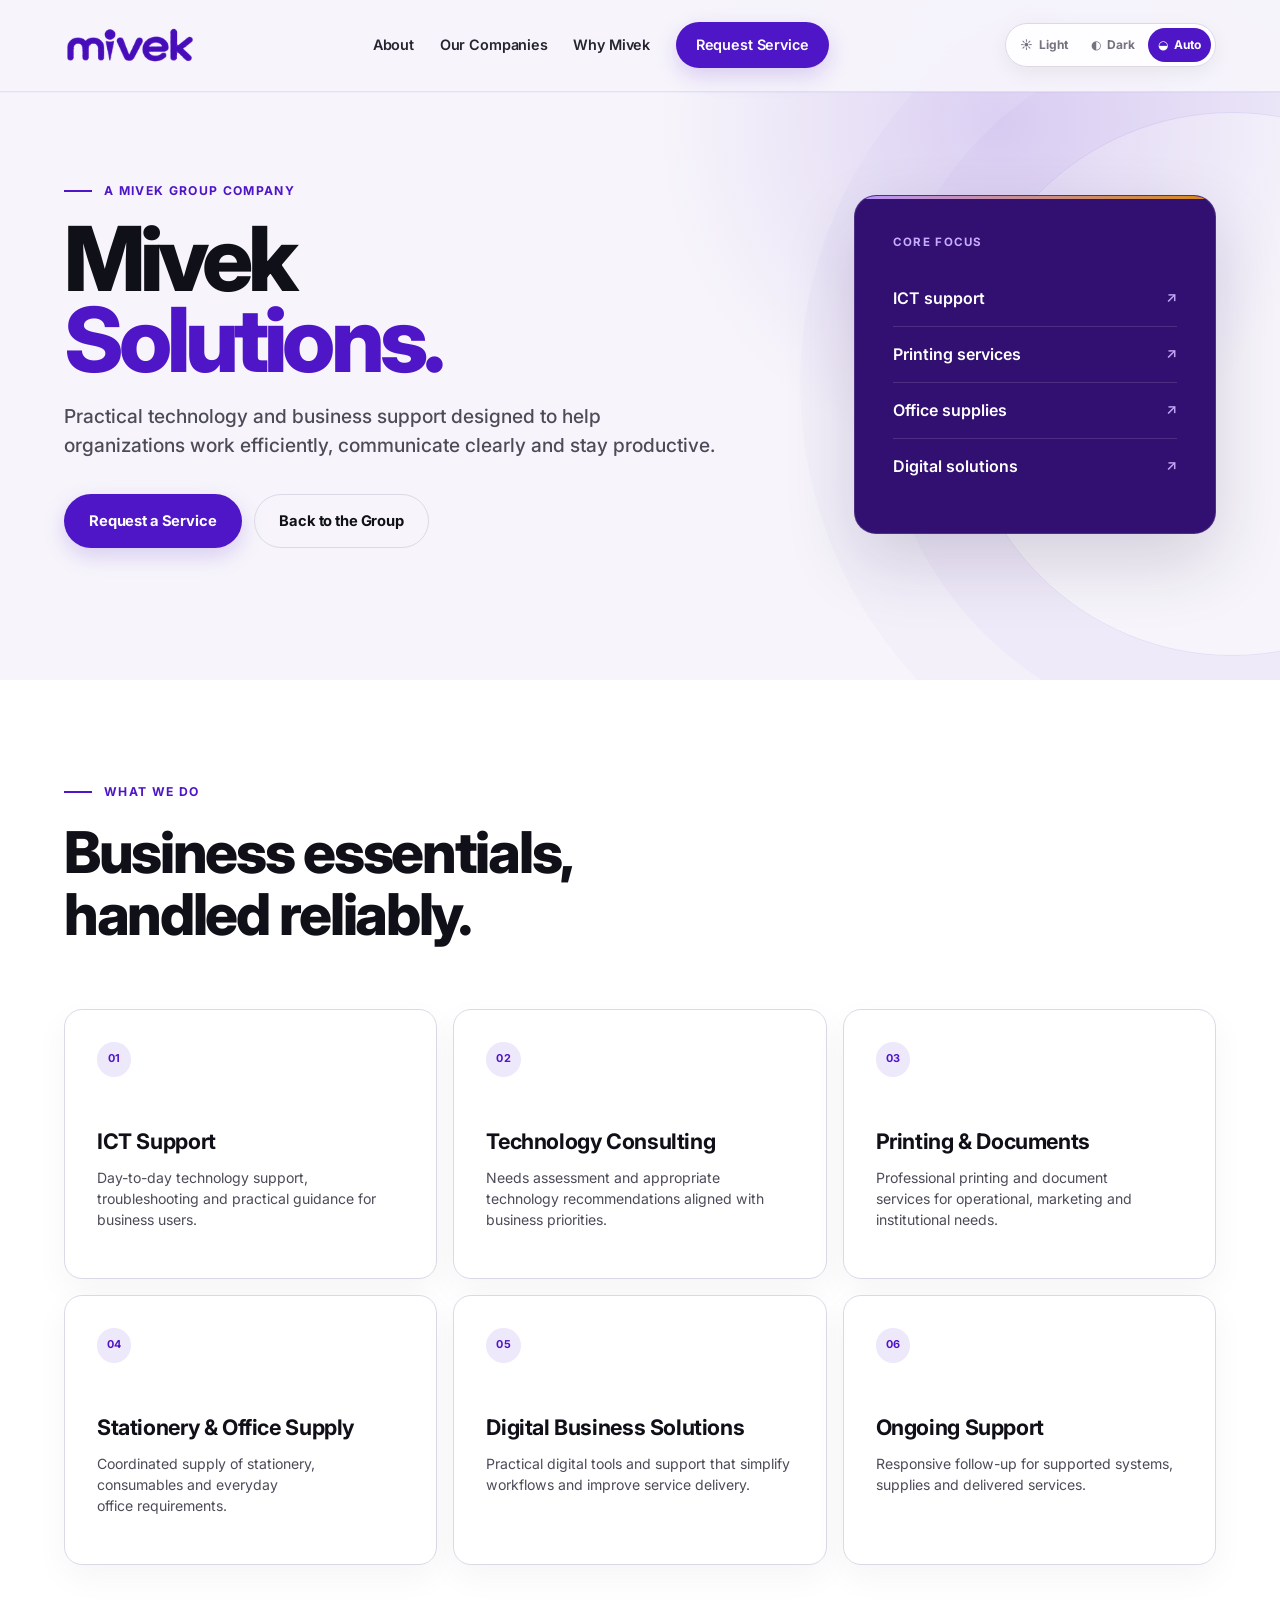
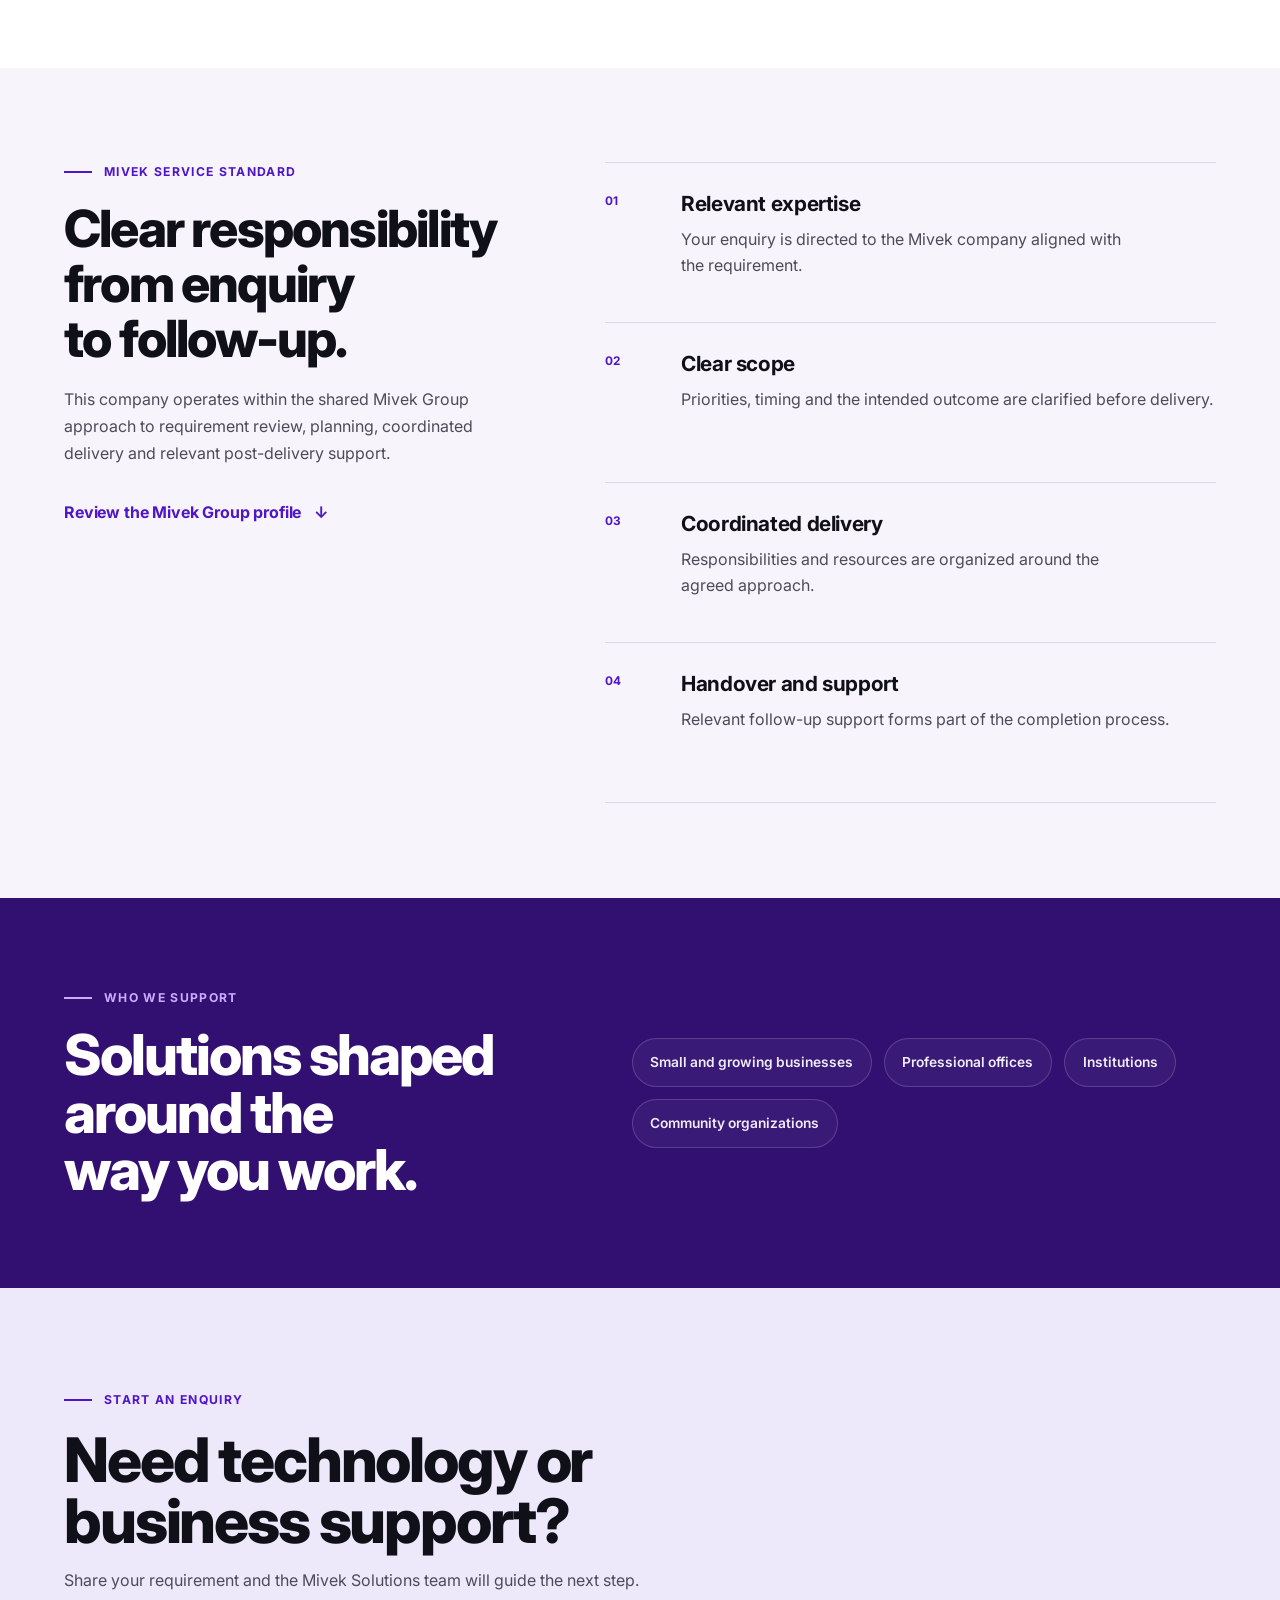
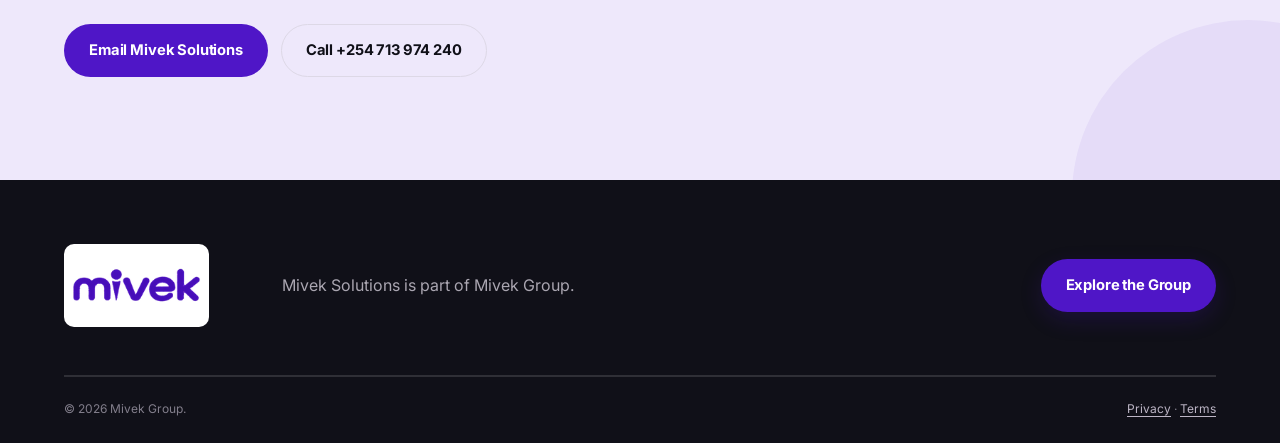
<file: mivek-solutions.html>
<!DOCTYPE html>
<html lang="en">
<head>
  <meta charset="UTF-8"><meta name="viewport" content="width=device-width, initial-scale=1, viewport-fit=cover">
  <meta name="description" content="Mivek Solutions provides ICT support, printing, stationery and digital business solutions in Kenya."><meta name="theme-color" content="#4f16c7">
  <meta property="og:type" content="website">
  <meta property="og:title" content="Mivek Solutions | Technology &amp; Business Solutions">
  <meta property="og:description" content="ICT support, printing, office supplies and practical digital business solutions in Kenya.">
  <meta property="og:url" content="https://mivekgroup.github.io/mivek-solutions.html">
  <meta property="og:image" content="https://mivekgroup.github.io/og-image-solutions.png">
  <meta property="og:image:width" content="1200">
  <meta property="og:image:height" content="630">
  <meta property="og:image:alt" content="Mivek Solutions — Technology &amp; Business Solutions">
  <meta name="twitter:card" content="summary_large_image">
  <meta name="twitter:title" content="Mivek Solutions | Technology &amp; Business Solutions">
  <meta name="twitter:description" content="ICT support, printing, office supplies and practical digital business solutions in Kenya.">
  <meta name="twitter:image" content="https://mivekgroup.github.io/og-image-solutions.png">
  <link rel="canonical" href="https://mivekgroup.github.io/mivek-solutions.html">
  <link rel="icon" href="favicon-mivek.ico" sizes="any"><link rel="icon" type="image/png" sizes="192x192" href="favicon-mivek-192x192.png"><link rel="apple-touch-icon" sizes="180x180" href="apple-touch-icon-mivek.png"><link rel="manifest" href="site.webmanifest">
  <link rel="preconnect" href="https://fonts.googleapis.com"><link rel="preconnect" href="https://fonts.gstatic.com" crossorigin><link href="https://fonts.googleapis.com/css2?family=Inter:wght@400;500;600;700;800&display=swap" rel="stylesheet"><link rel="stylesheet" href="style.css">
  <title>Mivek Solutions | Technology &amp; Business Solutions</title>
  <script>
    (function () {
      var saved = localStorage.getItem('mivek-theme') || 'auto';
      var dark = window.matchMedia && window.matchMedia('(prefers-color-scheme: dark)').matches;
      document.documentElement.dataset.themeChoice = saved;
      document.documentElement.dataset.theme = saved === 'auto' ? (dark ? 'dark' : 'light') : saved;
    }());
  </script>
  <script src="theme.js" defer></script>
</head>
<body class="division-page division-solutions">
  <a class="skip-link" href="#main-content">Skip to main content</a>
  <header class="site-header"><a class="brand" href="index.html" aria-label="Mivek Group home"><img src="favicon%20187*100.png" width="187" height="100" decoding="async" alt="Mivek Group"></a><nav class="desktop-nav" aria-label="Primary navigation"><a href="index.html#about">About</a><a href="index.html#companies">Our Companies</a><a href="index.html#why-mivek">Why Mivek</a><a class="nav-button" href="#division-contact">Request Service</a></nav><div class="theme-switcher" role="group" aria-label="Appearance">
      <button type="button" class="theme-option" data-theme-option="light" aria-label="Use light mode" title="Light mode"><span aria-hidden="true">☀</span><span class="theme-label">Light</span></button>
      <button type="button" class="theme-option" data-theme-option="dark" aria-label="Use dark mode" title="Dark mode"><span aria-hidden="true">◐</span><span class="theme-label">Dark</span></button>
      <button type="button" class="theme-option" data-theme-option="auto" aria-label="Use device theme" title="Auto mode"><span aria-hidden="true">◒</span><span class="theme-label">Auto</span></button>
    </div><details class="mobile-nav"><summary aria-label="Open navigation menu"><span></span><span></span><span></span></summary><nav aria-label="Mobile navigation"><a href="index.html">Group Home</a><a href="index.html#companies">Our Companies</a><a href="#services">Services</a><a class="nav-button" href="#division-contact">Request Service</a></nav></details></header>
  <main id="main-content">
    <section class="division-hero"><div><p class="eyebrow"><span></span> A Mivek Group Company</p><h1>Mivek<br><em>Solutions.</em></h1><p>Practical technology and business support designed to help organizations work efficiently, communicate clearly and stay productive.</p><div class="hero-actions"><a class="button button-primary" href="#division-contact">Request a Service</a><a class="button button-secondary" href="index.html#companies">Back to the Group</a></div></div><aside><p>Core focus</p><ul><li>ICT support</li><li>Printing services</li><li>Office supplies</li><li>Digital solutions</li></ul></aside></section>
    <section class="division-services section" id="services"><div class="section-intro"><p class="eyebrow"><span></span> What We Do</p><h2>Business essentials, handled reliably.</h2></div><div class="division-service-grid"><article><span>01</span><h3>ICT Support</h3><p>Day-to-day technology support, troubleshooting and practical guidance for business users.</p></article><article><span>02</span><h3>Technology Consulting</h3><p>Needs assessment and appropriate technology recommendations aligned with business priorities.</p></article><article><span>03</span><h3>Printing &amp; Documents</h3><p>Professional printing and document services for operational, marketing and institutional needs.</p></article><article><span>04</span><h3>Stationery &amp; Office Supply</h3><p>Coordinated supply of stationery, consumables and everyday office requirements.</p></article><article><span>05</span><h3>Digital Business Solutions</h3><p>Practical digital tools and support that simplify workflows and improve service delivery.</p></article><article><span>06</span><h3>Ongoing Support</h3><p>Responsive follow-up for supported systems, supplies and delivered services.</p></article></div></section>
    <section class="division-assurance section" aria-labelledby="delivery-standard-title">
      <div class="division-assurance-copy">
        <p class="eyebrow"><span></span> Mivek Service Standard</p>
        <h2 id="delivery-standard-title">Clear responsibility from enquiry to follow-up.</h2>
        <p>This company operates within the shared Mivek Group approach to requirement review, planning, coordinated delivery and relevant post-delivery support.</p>
        <a class="text-link" href="Mivek-Group-Company-Profile.pdf" download>Review the Mivek Group profile <span>↓</span></a>
      </div>
      <ol class="division-assurance-list">
        <li><span>01</span><div><h3>Relevant expertise</h3><p>Your enquiry is directed to the Mivek company aligned with the requirement.</p></div></li>
        <li><span>02</span><div><h3>Clear scope</h3><p>Priorities, timing and the intended outcome are clarified before delivery.</p></div></li>
        <li><span>03</span><div><h3>Coordinated delivery</h3><p>Responsibilities and resources are organized around the agreed approach.</p></div></li>
        <li><span>04</span><div><h3>Handover and support</h3><p>Relevant follow-up support forms part of the completion process.</p></div></li>
      </ol>
    </section>
    <section class="division-audience"><div><p class="eyebrow eyebrow-light"><span></span> Who We Support</p><h2>Solutions shaped around the way you work.</h2></div><ul><li>Small and growing businesses</li><li>Professional offices</li><li>Institutions</li><li>Community organizations</li></ul></section>
    <section class="division-cta" id="division-contact"><p class="eyebrow"><span></span> Start an Enquiry</p><h2>Need technology or business support?</h2><p>Share your requirement and the Mivek Solutions team will guide the next step.</p><div class="hero-actions"><a class="button button-primary" href="mailto:info@mivekgroup.com?subject=Mivek%20Solutions%20Enquiry">Email Mivek Solutions</a><a class="button button-secondary" href="tel:+254713974240">Call +254 713 974 240</a></div></section>
  </main>
  <footer class="site-footer"><div class="footer-top"><a class="brand footer-brand" href="index.html"><img src="favicon%20187*100.png" width="187" height="100" decoding="async" alt="Mivek Group"></a><p>Mivek Solutions is part of Mivek Group.</p><a class="button button-primary" href="index.html#companies">Explore the Group</a></div><div class="footer-bottom"><p>© 2026 Mivek Group.</p><p><a href="privacy-policy.html">Privacy</a> · <a href="terms-of-use.html">Terms</a></p></div></footer>
</body>
</html>
</file>
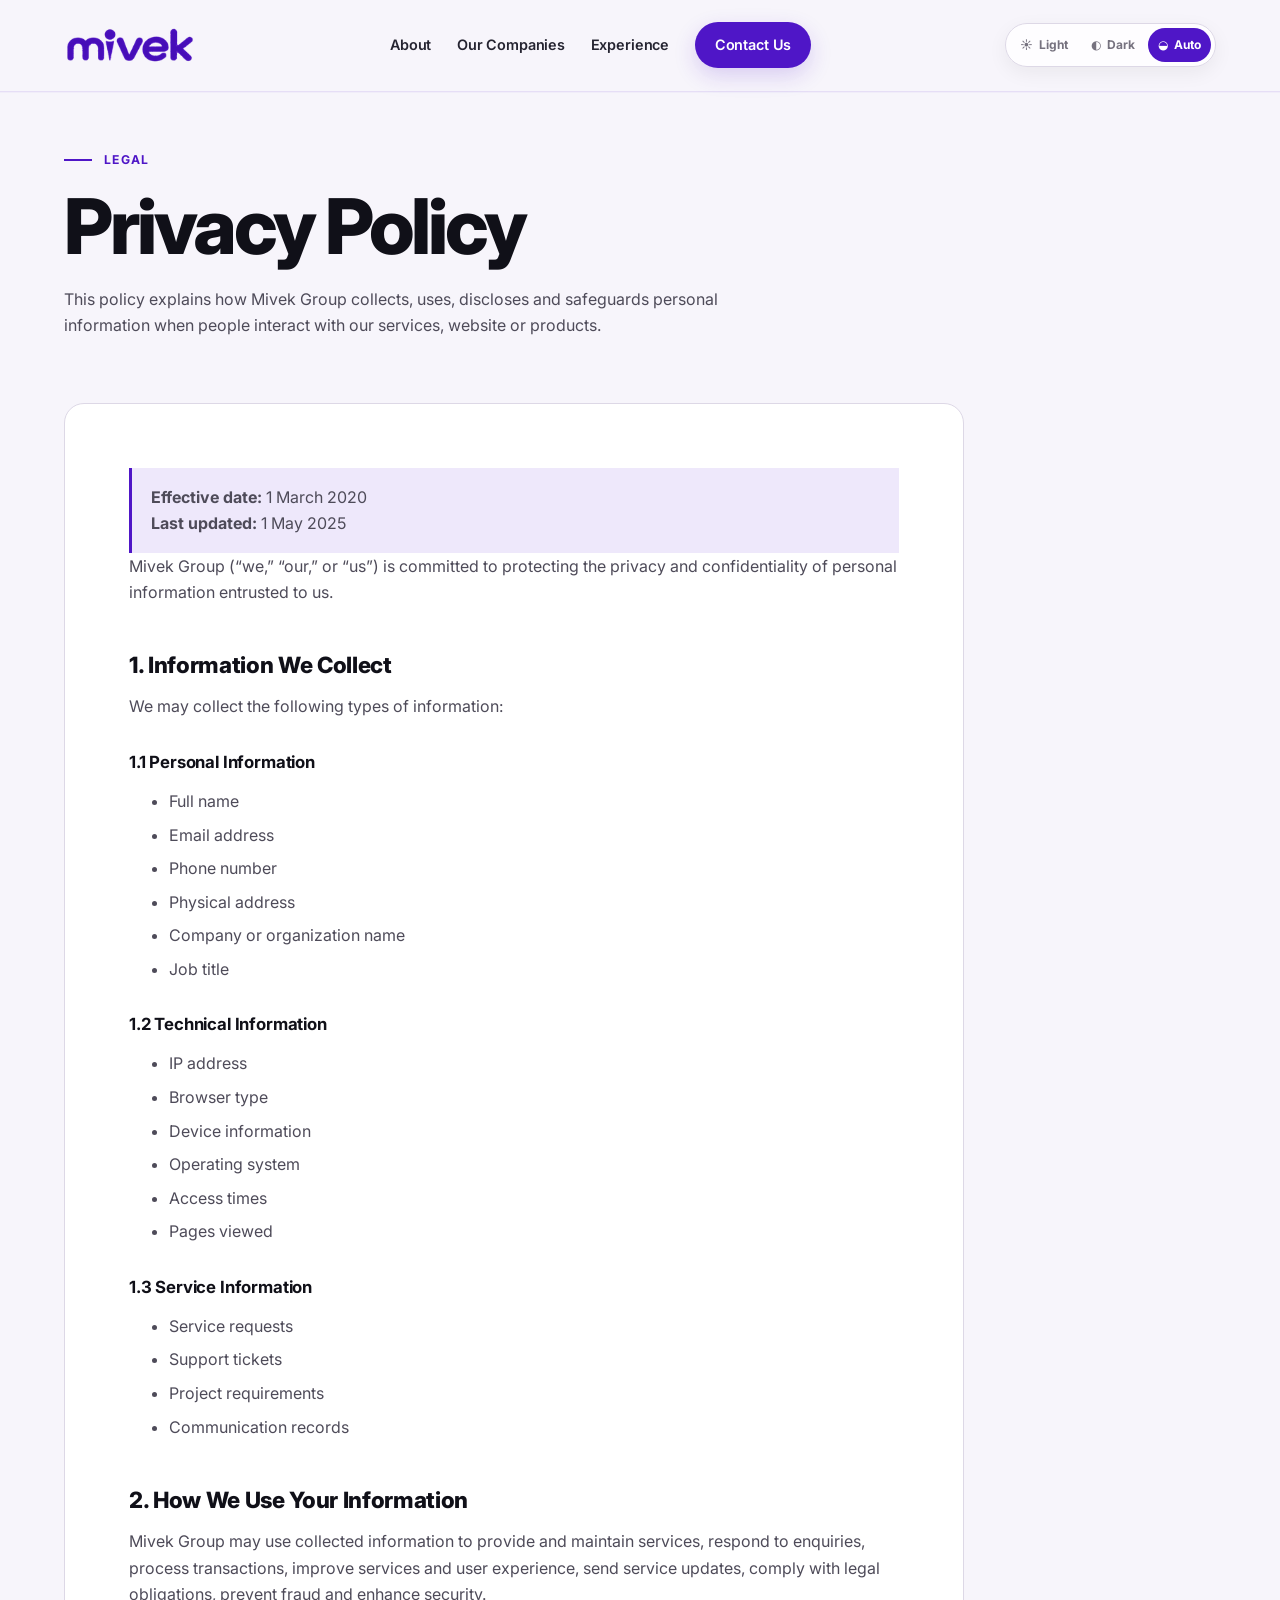
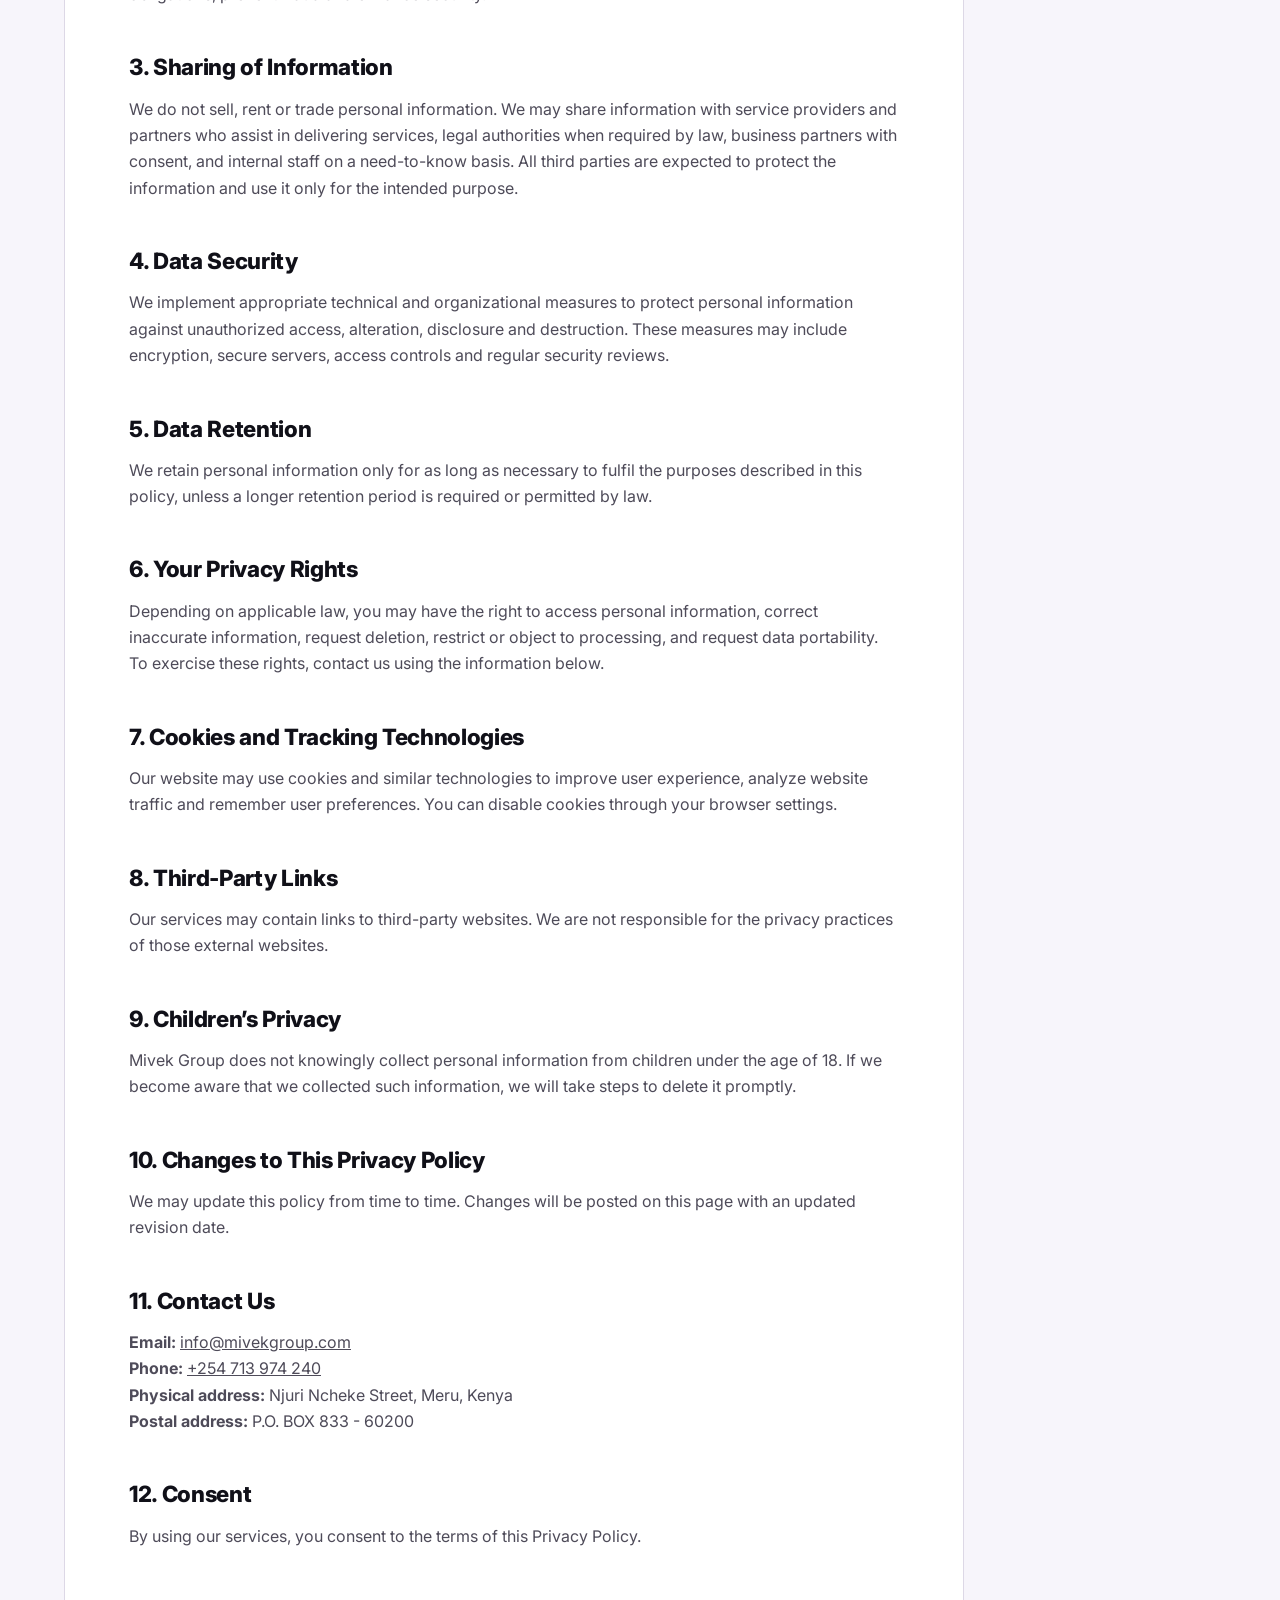
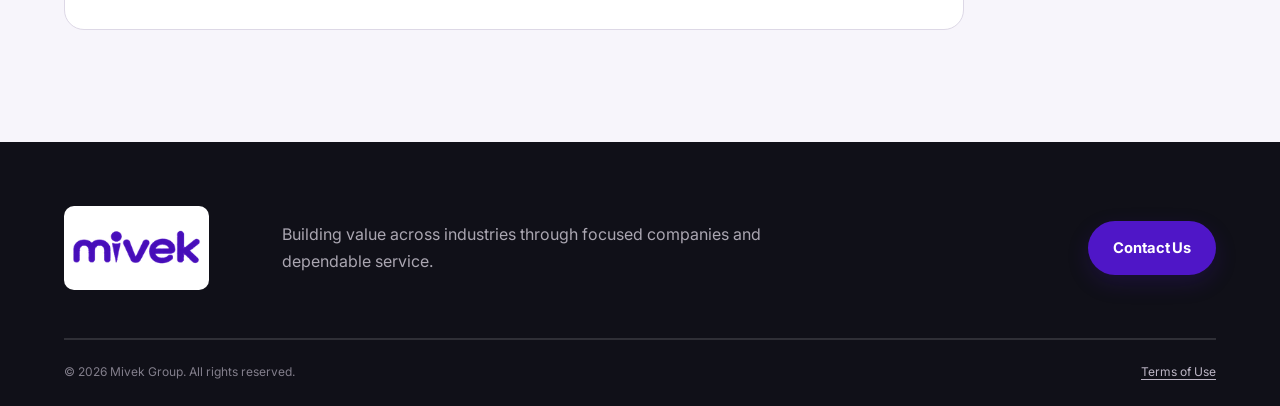
<file: privacy-policy.html>
<!DOCTYPE html>
<html lang="en">
<head>
  <meta charset="UTF-8">
  <meta name="viewport" content="width=device-width, initial-scale=1, viewport-fit=cover">
  <meta name="description" content="Mivek Group privacy policy and information handling practices.">
  <meta name="theme-color" content="#4f16c7">
  <meta name="robots" content="index, follow">
  <link rel="canonical" href="https://mivekgroup.github.io/privacy-policy.html">
  <link rel="icon" href="favicon-mivek.ico" sizes="any">
  <link rel="icon" type="image/png" sizes="192x192" href="favicon-mivek-192x192.png">
  <link rel="apple-touch-icon" sizes="180x180" href="apple-touch-icon-mivek.png">
  <link rel="manifest" href="site.webmanifest">
  <link rel="preconnect" href="https://fonts.googleapis.com">
  <link rel="preconnect" href="https://fonts.gstatic.com" crossorigin>
  <link href="https://fonts.googleapis.com/css2?family=Inter:wght@400;500;600;700;800&display=swap" rel="stylesheet">
  <link rel="stylesheet" href="style.css">
  <title>Privacy Policy | Mivek Group</title>
  <script>
    (function () {
      var saved = localStorage.getItem('mivek-theme') || 'auto';
      var dark = window.matchMedia && window.matchMedia('(prefers-color-scheme: dark)').matches;
      document.documentElement.dataset.themeChoice = saved;
      document.documentElement.dataset.theme = saved === 'auto' ? (dark ? 'dark' : 'light') : saved;
    }());
  </script>
  <script src="theme.js" defer></script>
</head>
<body>
  <a class="skip-link" href="#main-content">Skip to main content</a>
  <header class="site-header">
    <a class="brand" href="index.html" aria-label="Mivek Group home"><img src="favicon%20187*100.png" width="187" height="100" decoding="async" alt="Mivek Group"></a>
    <nav class="desktop-nav" aria-label="Primary navigation"><a href="index.html#about">About</a><a href="index.html#companies">Our Companies</a><a href="index.html#experience">Experience</a><a class="nav-button" href="index.html#contact">Contact Us</a></nav>
    <div class="theme-switcher" role="group" aria-label="Appearance">
      <button type="button" class="theme-option" data-theme-option="light" aria-label="Use light mode" title="Light mode"><span aria-hidden="true">☀</span><span class="theme-label">Light</span></button>
      <button type="button" class="theme-option" data-theme-option="dark" aria-label="Use dark mode" title="Dark mode"><span aria-hidden="true">◐</span><span class="theme-label">Dark</span></button>
      <button type="button" class="theme-option" data-theme-option="auto" aria-label="Use device theme" title="Auto mode"><span aria-hidden="true">◒</span><span class="theme-label">Auto</span></button>
    </div><details class="mobile-nav"><summary aria-label="Open navigation menu"><span></span><span></span><span></span></summary><nav aria-label="Mobile navigation"><a href="index.html">Home</a><a href="index.html#about">About</a><a href="index.html#companies">Our Companies</a><a href="index.html#experience">Experience</a><a class="nav-button" href="index.html#contact">Contact Us</a></nav></details>
  </header>

  <main class="legal-main" id="main-content">
    <header class="legal-hero">
      <p class="eyebrow"><span></span> Legal</p>
      <h1>Privacy Policy</h1>
      <p>This policy explains how Mivek Group collects, uses, discloses and safeguards personal information when people interact with our services, website or products.</p>
    </header>
    <article class="legal-content">
      <div class="legal-meta"><p><strong>Effective date:</strong> 1 March 2020<br><strong>Last updated:</strong> 1 May 2025</p></div>
      <p>Mivek Group (“we,” “our,” or “us”) is committed to protecting the privacy and confidentiality of personal information entrusted to us.</p>

      <h2>1. Information We Collect</h2>
      <p>We may collect the following types of information:</p>
      <h3>1.1 Personal Information</h3>
      <ul><li>Full name</li><li>Email address</li><li>Phone number</li><li>Physical address</li><li>Company or organization name</li><li>Job title</li></ul>
      <h3>1.2 Technical Information</h3>
      <ul><li>IP address</li><li>Browser type</li><li>Device information</li><li>Operating system</li><li>Access times</li><li>Pages viewed</li></ul>
      <h3>1.3 Service Information</h3>
      <ul><li>Service requests</li><li>Support tickets</li><li>Project requirements</li><li>Communication records</li></ul>

      <h2>2. How We Use Your Information</h2>
      <p>Mivek Group may use collected information to provide and maintain services, respond to enquiries, process transactions, improve services and user experience, send service updates, comply with legal obligations, prevent fraud and enhance security.</p>

      <h2>3. Sharing of Information</h2>
      <p>We do not sell, rent or trade personal information. We may share information with service providers and partners who assist in delivering services, legal authorities when required by law, business partners with consent, and internal staff on a need-to-know basis. All third parties are expected to protect the information and use it only for the intended purpose.</p>

      <h2>4. Data Security</h2>
      <p>We implement appropriate technical and organizational measures to protect personal information against unauthorized access, alteration, disclosure and destruction. These measures may include encryption, secure servers, access controls and regular security reviews.</p>

      <h2>5. Data Retention</h2>
      <p>We retain personal information only for as long as necessary to fulfil the purposes described in this policy, unless a longer retention period is required or permitted by law.</p>

      <h2>6. Your Privacy Rights</h2>
      <p>Depending on applicable law, you may have the right to access personal information, correct inaccurate information, request deletion, restrict or object to processing, and request data portability. To exercise these rights, contact us using the information below.</p>

      <h2>7. Cookies and Tracking Technologies</h2>
      <p>Our website may use cookies and similar technologies to improve user experience, analyze website traffic and remember user preferences. You can disable cookies through your browser settings.</p>

      <h2>8. Third-Party Links</h2>
      <p>Our services may contain links to third-party websites. We are not responsible for the privacy practices of those external websites.</p>

      <h2>9. Children’s Privacy</h2>
      <p>Mivek Group does not knowingly collect personal information from children under the age of 18. If we become aware that we collected such information, we will take steps to delete it promptly.</p>

      <h2>10. Changes to This Privacy Policy</h2>
      <p>We may update this policy from time to time. Changes will be posted on this page with an updated revision date.</p>

      <h2>11. Contact Us</h2>
      <p><strong>Email:</strong> <a href="mailto:info@mivekgroup.com">info@mivekgroup.com</a><br><strong>Phone:</strong> <a href="tel:+254713974240">+254 713 974 240</a><br><strong>Physical address:</strong> Njuri Ncheke Street, Meru, Kenya<br><strong>Postal address:</strong> P.O. BOX 833 - 60200</p>

      <h2>12. Consent</h2>
      <p>By using our services, you consent to the terms of this Privacy Policy.</p>
    </article>
  </main>

  <footer class="site-footer">
    <div class="footer-top"><a class="brand footer-brand" href="index.html" aria-label="Mivek Group home"><img src="favicon%20187*100.png" width="187" height="100" decoding="async" alt="Mivek Group"></a><p>Building value across industries through focused companies and dependable service.</p><a class="button button-primary" href="index.html#contact">Contact Us</a></div>
    <div class="footer-bottom"><p>© 2026 Mivek Group. All rights reserved.</p><p><a href="terms-of-use.html">Terms of Use</a></p></div>
  </footer>
</body>
</html>
</file>
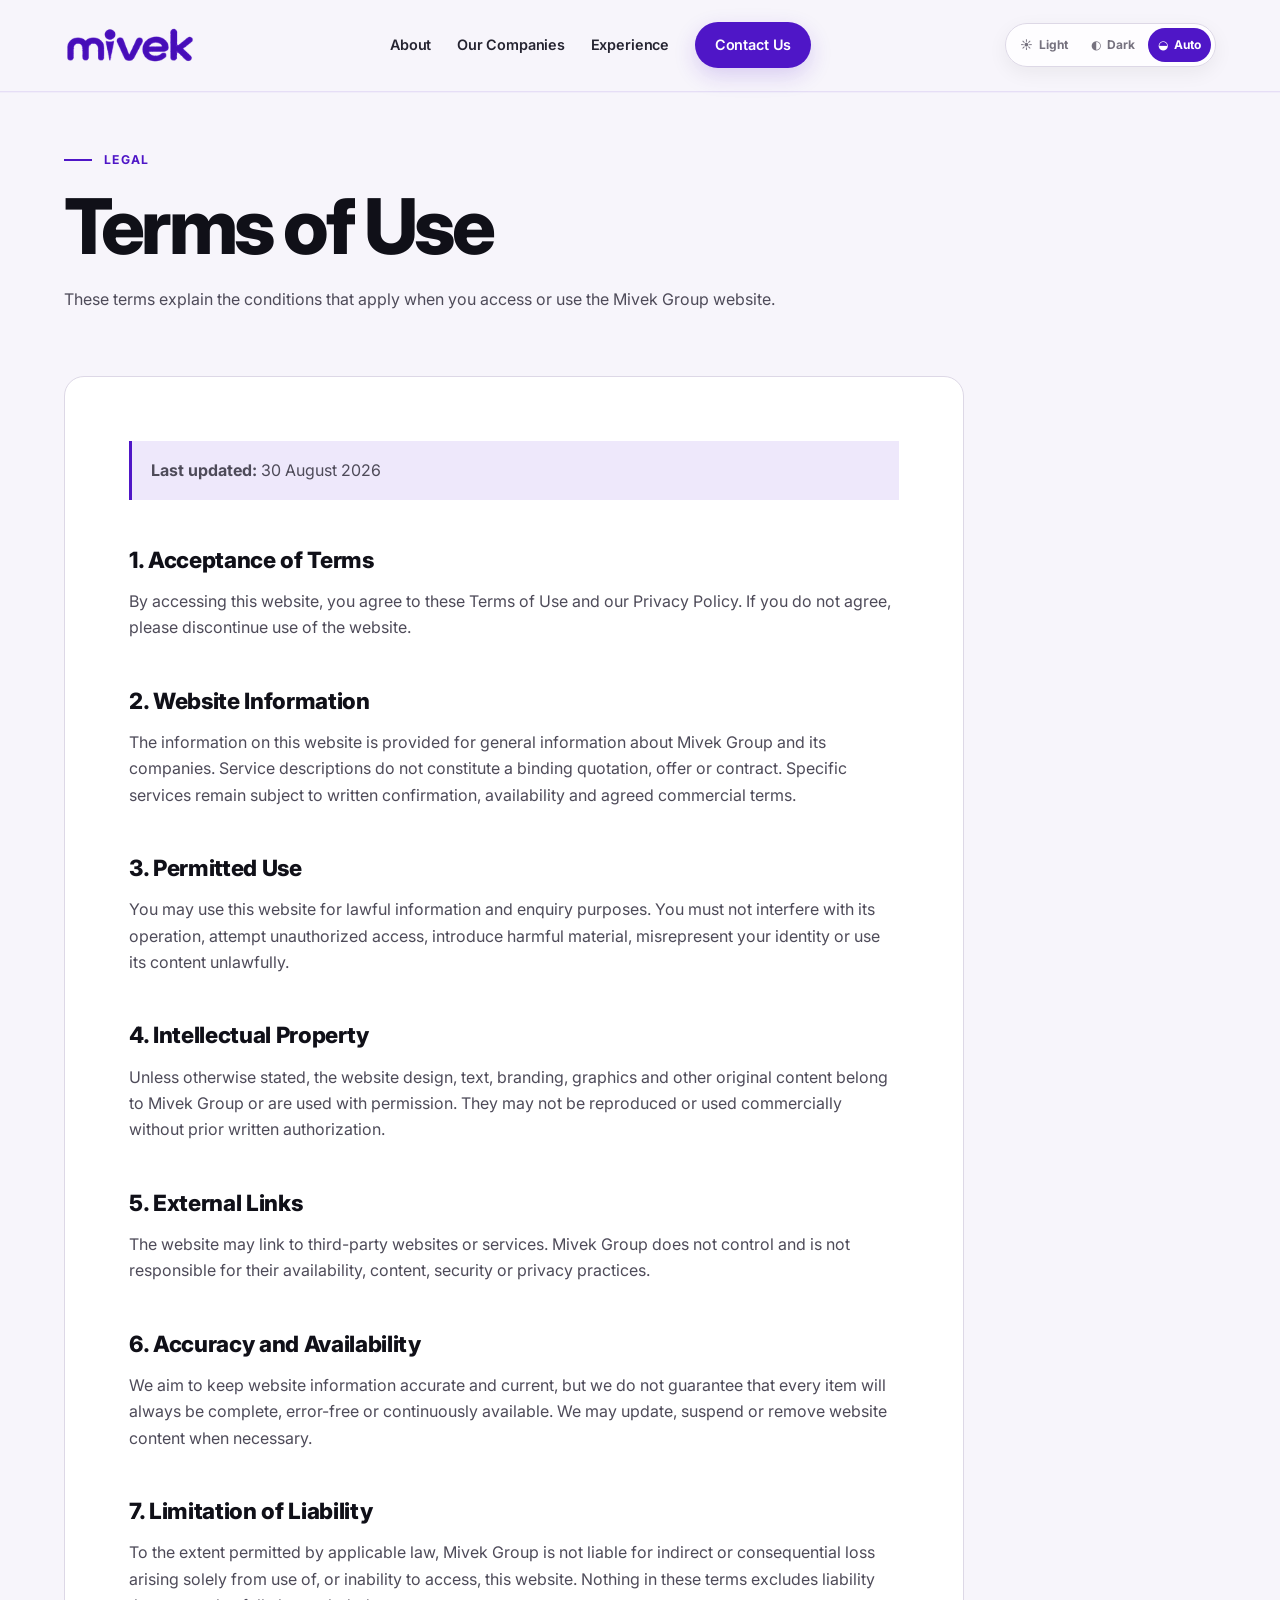
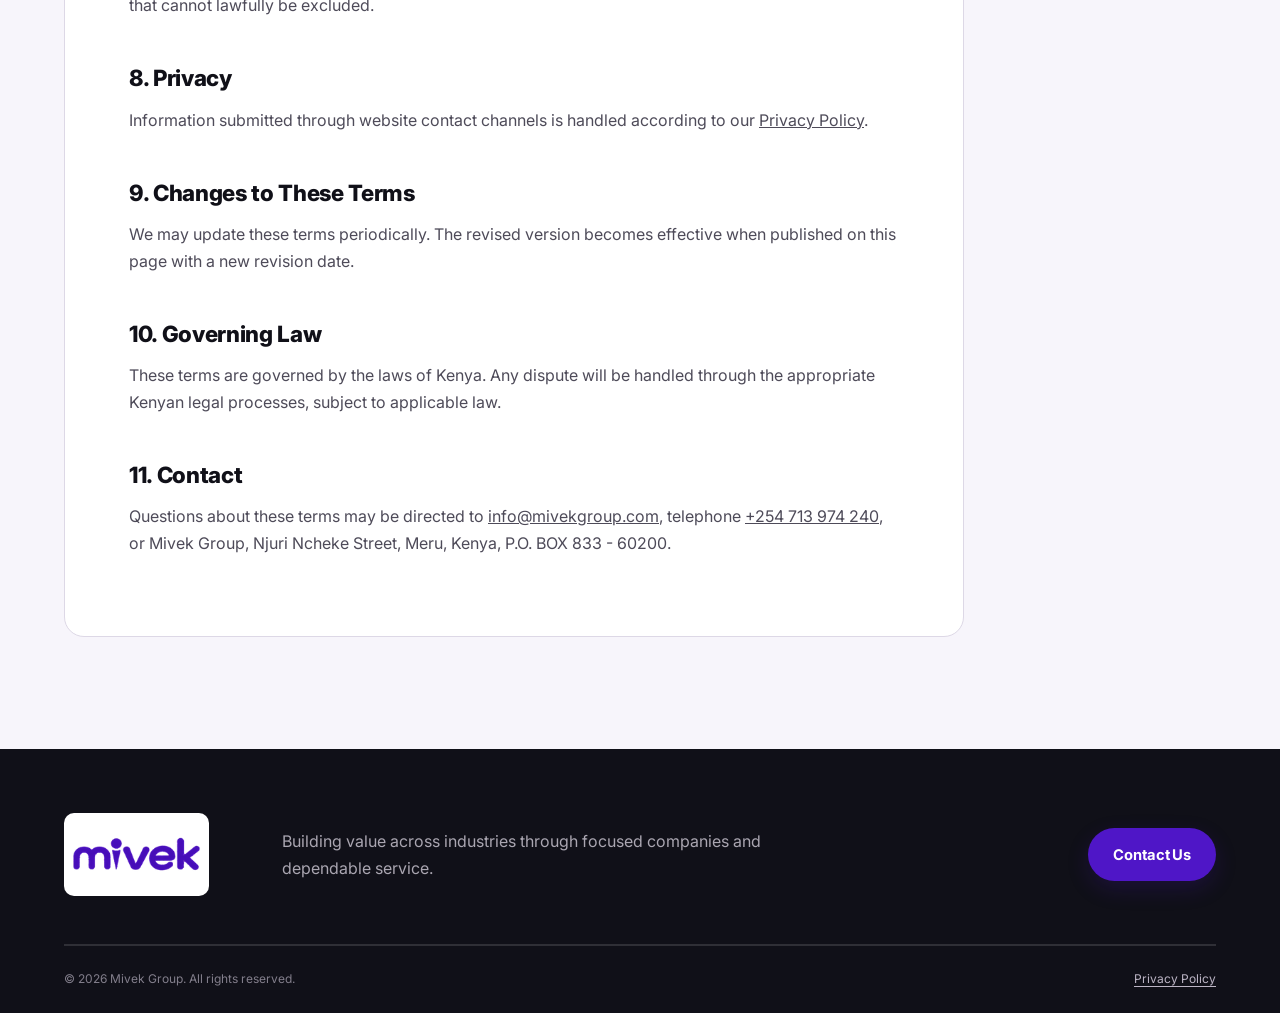
<file: terms-of-use.html>
<!DOCTYPE html>
<html lang="en">
<head>
  <meta charset="UTF-8">
  <meta name="viewport" content="width=device-width, initial-scale=1, viewport-fit=cover">
  <meta name="description" content="Terms governing use of the Mivek Group website.">
  <meta name="theme-color" content="#4f16c7">
  <meta name="robots" content="index, follow">
  <link rel="canonical" href="https://mivekgroup.github.io/terms-of-use.html">
  <link rel="icon" href="favicon-mivek.ico" sizes="any">
  <link rel="icon" type="image/png" sizes="192x192" href="favicon-mivek-192x192.png">
  <link rel="apple-touch-icon" sizes="180x180" href="apple-touch-icon-mivek.png">
  <link rel="manifest" href="site.webmanifest">
  <link rel="preconnect" href="https://fonts.googleapis.com">
  <link rel="preconnect" href="https://fonts.gstatic.com" crossorigin>
  <link href="https://fonts.googleapis.com/css2?family=Inter:wght@400;500;600;700;800&display=swap" rel="stylesheet">
  <link rel="stylesheet" href="style.css">
  <title>Terms of Use | Mivek Group</title>
  <script>
    (function () {
      var saved = localStorage.getItem('mivek-theme') || 'auto';
      var dark = window.matchMedia && window.matchMedia('(prefers-color-scheme: dark)').matches;
      document.documentElement.dataset.themeChoice = saved;
      document.documentElement.dataset.theme = saved === 'auto' ? (dark ? 'dark' : 'light') : saved;
    }());
  </script>
  <script src="theme.js" defer></script>
</head>
<body>
  <a class="skip-link" href="#main-content">Skip to main content</a>
  <header class="site-header">
    <a class="brand" href="index.html" aria-label="Mivek Group home"><img src="favicon%20187*100.png" width="187" height="100" decoding="async" alt="Mivek Group"></a>
    <nav class="desktop-nav" aria-label="Primary navigation"><a href="index.html#about">About</a><a href="index.html#companies">Our Companies</a><a href="index.html#experience">Experience</a><a class="nav-button" href="index.html#contact">Contact Us</a></nav>
    <div class="theme-switcher" role="group" aria-label="Appearance">
      <button type="button" class="theme-option" data-theme-option="light" aria-label="Use light mode" title="Light mode"><span aria-hidden="true">☀</span><span class="theme-label">Light</span></button>
      <button type="button" class="theme-option" data-theme-option="dark" aria-label="Use dark mode" title="Dark mode"><span aria-hidden="true">◐</span><span class="theme-label">Dark</span></button>
      <button type="button" class="theme-option" data-theme-option="auto" aria-label="Use device theme" title="Auto mode"><span aria-hidden="true">◒</span><span class="theme-label">Auto</span></button>
    </div><details class="mobile-nav"><summary aria-label="Open navigation menu"><span></span><span></span><span></span></summary><nav aria-label="Mobile navigation"><a href="index.html">Home</a><a href="index.html#about">About</a><a href="index.html#companies">Our Companies</a><a href="index.html#experience">Experience</a><a class="nav-button" href="index.html#contact">Contact Us</a></nav></details>
  </header>

  <main class="legal-main" id="main-content">
    <header class="legal-hero">
      <p class="eyebrow"><span></span> Legal</p>
      <h1>Terms of Use</h1>
      <p>These terms explain the conditions that apply when you access or use the Mivek Group website.</p>
    </header>
    <article class="legal-content">
      <div class="legal-meta"><p><strong>Last updated:</strong> 30 August 2026</p></div>

      <h2>1. Acceptance of Terms</h2>
      <p>By accessing this website, you agree to these Terms of Use and our Privacy Policy. If you do not agree, please discontinue use of the website.</p>

      <h2>2. Website Information</h2>
      <p>The information on this website is provided for general information about Mivek Group and its companies. Service descriptions do not constitute a binding quotation, offer or contract. Specific services remain subject to written confirmation, availability and agreed commercial terms.</p>

      <h2>3. Permitted Use</h2>
      <p>You may use this website for lawful information and enquiry purposes. You must not interfere with its operation, attempt unauthorized access, introduce harmful material, misrepresent your identity or use its content unlawfully.</p>

      <h2>4. Intellectual Property</h2>
      <p>Unless otherwise stated, the website design, text, branding, graphics and other original content belong to Mivek Group or are used with permission. They may not be reproduced or used commercially without prior written authorization.</p>

      <h2>5. External Links</h2>
      <p>The website may link to third-party websites or services. Mivek Group does not control and is not responsible for their availability, content, security or privacy practices.</p>

      <h2>6. Accuracy and Availability</h2>
      <p>We aim to keep website information accurate and current, but we do not guarantee that every item will always be complete, error-free or continuously available. We may update, suspend or remove website content when necessary.</p>

      <h2>7. Limitation of Liability</h2>
      <p>To the extent permitted by applicable law, Mivek Group is not liable for indirect or consequential loss arising solely from use of, or inability to access, this website. Nothing in these terms excludes liability that cannot lawfully be excluded.</p>

      <h2>8. Privacy</h2>
      <p>Information submitted through website contact channels is handled according to our <a href="privacy-policy.html">Privacy Policy</a>.</p>

      <h2>9. Changes to These Terms</h2>
      <p>We may update these terms periodically. The revised version becomes effective when published on this page with a new revision date.</p>

      <h2>10. Governing Law</h2>
      <p>These terms are governed by the laws of Kenya. Any dispute will be handled through the appropriate Kenyan legal processes, subject to applicable law.</p>

      <h2>11. Contact</h2>
      <p>Questions about these terms may be directed to <a href="mailto:info@mivekgroup.com">info@mivekgroup.com</a>, telephone <a href="tel:+254713974240">+254 713 974 240</a>, or Mivek Group, Njuri Ncheke Street, Meru, Kenya, P.O. BOX 833 - 60200.</p>
    </article>
  </main>

  <footer class="site-footer">
    <div class="footer-top"><a class="brand footer-brand" href="index.html" aria-label="Mivek Group home"><img src="favicon%20187*100.png" width="187" height="100" decoding="async" alt="Mivek Group"></a><p>Building value across industries through focused companies and dependable service.</p><a class="button button-primary" href="index.html#contact">Contact Us</a></div>
    <div class="footer-bottom"><p>© 2026 Mivek Group. All rights reserved.</p><p><a href="privacy-policy.html">Privacy Policy</a></p></div>
  </footer>
</body>
</html>
</file>
<file: style.css>
:root {
  --ink: #101018;
  --ink-soft: #252431;
  --paper: #f7f5fb;
  --surface: #ffffff;
  --purple: #4f16c7;
  --purple-dark: #321071;
  --purple-soft: #eee8fb;
  --orange: #d88718;
  --text: #4e4b59;
  --muted: #76727f;
  --line: #ddd8e6;
  --white-line: rgba(255,255,255,.13);
  --shadow: 0 24px 70px rgba(46, 22, 93, .12);
}

*, *::before, *::after { box-sizing: border-box; }
html { scroll-behavior: smooth; }
body { margin: 0; background: var(--paper); color: var(--ink); font-family: "Inter", Arial, sans-serif; line-height: 1.6; overflow-x: hidden; }
body, button, input, select, textarea, a { -webkit-font-smoothing: antialiased; }
button, input, select, textarea { font: inherit; }
img { display: block; max-width: 100%; }
a { color: inherit; }
svg { fill: none; stroke: currentColor; stroke-linecap: round; stroke-linejoin: round; stroke-width: 1.7; }
h1, h2, h3, p { margin-top: 0; }
h1, h2, h3 { font-family: "Inter", Arial, sans-serif; line-height: 1.08; letter-spacing: -.035em; }
[id] { scroll-margin-top: 108px; }

.skip-link { position: fixed; top: 12px; left: 12px; z-index: 999; padding: .8rem 1rem; border-radius: 10px; background: var(--ink); color: white; text-decoration: none; transform: translateY(-150%); transition: transform .2s ease; }
.skip-link:focus { transform: translateY(0); }
:focus-visible { outline: 3px solid var(--orange); outline-offset: 4px; }

.site-header { position: fixed; inset: 0 0 auto; z-index: 100; min-height: 86px; padding: 12px 5vw; display: flex; align-items: center; justify-content: space-between; gap: 2rem; background: rgba(247,245,251,.92); border-bottom: 1px solid rgba(79,22,199,.1); backdrop-filter: blur(18px); -webkit-backdrop-filter: blur(18px); }
.brand { display: inline-flex; align-items: center; width: 132px; min-height: 50px; text-decoration: none; }
.brand img { width: 132px; height: auto; }
.desktop-nav { display: flex; align-items: center; gap: clamp(1rem, 2vw, 2rem); }
.desktop-nav a { color: var(--ink-soft); font-size: .9rem; font-weight: 600; text-decoration: none; }
.desktop-nav a:not(.nav-button):hover { color: var(--purple); }
.nav-button { display: inline-flex; align-items: center; justify-content: center; min-height: 44px; padding: .7rem 1.25rem; background: var(--purple); border-radius: 999px; color: white !important; transition: transform .2s ease, background .2s ease; }
.nav-button:hover { background: var(--purple-dark); transform: translateY(-2px); }
.mobile-nav { display: none; }

.hero { position: relative; min-height: 760px; padding: 150px 5vw 80px; display: grid; grid-template-columns: minmax(0, 1.02fr) minmax(430px, .98fr); align-items: center; gap: clamp(3rem, 6vw, 7rem); background: radial-gradient(circle at 76% 17%, rgba(79,22,199,.13), transparent 27%), radial-gradient(circle at 8% 85%, rgba(216,135,24,.08), transparent 28%), var(--paper); }
.hero::after { content: ""; position: absolute; right: -7rem; top: 7rem; width: 24rem; height: 24rem; border: 1px solid rgba(79,22,199,.1); border-radius: 50%; box-shadow: 0 0 0 4rem rgba(79,22,199,.025), 0 0 0 8rem rgba(79,22,199,.02); pointer-events: none; }
.hero-copy, .portfolio-panel { position: relative; z-index: 1; }
.eyebrow { margin-bottom: 1.15rem; display: flex; align-items: center; gap: .75rem; color: var(--purple); font-size: .76rem; font-weight: 700; letter-spacing: .13em; text-transform: uppercase; }
.eyebrow span { width: 28px; height: 2px; background: currentColor; }
.hero h1 { max-width: 760px; margin-bottom: 1.5rem; font-size: clamp(3.25rem, 6.7vw, 6.9rem); font-weight: 800; }
.hero h1 em { color: var(--purple); font-style: normal; }
.hero-lead { max-width: 660px; margin-bottom: 2rem; color: var(--text); font-size: clamp(1.02rem, 1.35vw, 1.22rem); }
.hero-actions { display: flex; flex-wrap: wrap; gap: .8rem; }
.button { min-height: 50px; padding: .85rem 1.5rem; display: inline-flex; align-items: center; justify-content: center; border: 1px solid transparent; border-radius: 999px; font-size: .92rem; font-weight: 700; text-decoration: none; transition: transform .2s ease, background .2s ease, border-color .2s ease, color .2s ease; }
.button:hover { transform: translateY(-2px); }
.button-primary { background: var(--purple); color: white; }
.button-primary:hover { background: var(--purple-dark); }
.button-secondary { border-color: var(--line); background: transparent; color: var(--ink); }
.button-secondary:hover { border-color: var(--purple); color: var(--purple); }
.button-quiet { padding-inline: .75rem; color: var(--purple); }
.button-quiet:hover { color: var(--purple-dark); }
.hero-assurances { margin: 1.8rem 0 0; padding: 0; display: flex; flex-wrap: wrap; gap: .5rem 1.4rem; list-style: none; color: var(--muted); font-size: .82rem; }
.hero-assurances li { position: relative; padding-left: 1.05rem; }
.hero-assurances li::before { content: ""; position: absolute; left: 0; top: .6em; width: 6px; height: 6px; border-radius: 50%; background: var(--orange); }

.portfolio-panel { padding: 1.2rem; border: 1px solid rgba(79,22,199,.12); border-radius: 30px; background: rgba(255,255,255,.66); box-shadow: var(--shadow); backdrop-filter: blur(14px); }
.portfolio-heading { padding: .65rem .7rem 1.2rem; display: flex; align-items: end; justify-content: space-between; gap: 1rem; }
.portfolio-heading p { margin: 0; font-family: "Inter", sans-serif; font-size: 1.3rem; font-weight: 700; }
.portfolio-heading span { color: var(--muted); font-size: .75rem; }
.portfolio-grid { display: grid; grid-template-columns: repeat(2, minmax(0,1fr)); gap: .7rem; }
.portfolio-card { min-height: 142px; padding: 1.25rem; display: flex; flex-direction: column; justify-content: end; border: 1px solid var(--line); border-radius: 18px; background: var(--surface); text-decoration: none; transition: transform .22s ease, border-color .22s ease, box-shadow .22s ease; }
.portfolio-card:hover { transform: translateY(-4px); border-color: rgba(79,22,199,.45); box-shadow: 0 16px 35px rgba(46,22,93,.1); }
.portfolio-icon { width: 35px; height: 35px; margin-bottom: auto; display: grid; place-items: center; border-radius: 10px; background: var(--purple-soft); color: var(--purple); }
.portfolio-icon svg { width: 20px; height: 20px; }
.portfolio-card strong { font-family: "Inter", sans-serif; font-size: .92rem; }
.portfolio-card small { margin-top: .15rem; color: var(--muted); font-size: .72rem; }

.trust-strip { min-height: 76px; padding: 1.2rem 5vw; display: flex; align-items: center; justify-content: center; gap: clamp(1.2rem, 3vw, 3rem); background: var(--purple); color: white; }
.trust-strip p { margin: 0; font-family: "Inter", sans-serif; font-size: .76rem; font-weight: 700; letter-spacing: .06em; text-transform: uppercase; }
.trust-strip span { width: 4px; height: 4px; border-radius: 50%; background: rgba(255,255,255,.5); }

.section { padding: clamp(5rem, 8vw, 8rem) 5vw; }
.section-intro { max-width: 760px; margin-bottom: 3.5rem; }
.section-intro h2, .why-copy h2 { margin-bottom: 1.25rem; font-size: clamp(2.25rem, 4.5vw, 4.6rem); font-weight: 800; }
.section-intro > p:last-child { max-width: 650px; color: var(--text); }
.about { display: grid; grid-template-columns: .85fr 1.15fr; gap: clamp(2rem, 6vw, 7rem); }
.about .section-intro { margin-bottom: 0; }
.about-copy { padding-top: 2.2rem; }
.about-copy p { color: var(--text); }
.about-copy .large-copy { color: var(--ink); font-family: "Inter", sans-serif; font-size: clamp(1.35rem, 2.2vw, 2rem); font-weight: 600; line-height: 1.45; }
.values-grid { grid-column: 1 / -1; display: grid; grid-template-columns: repeat(5, 1fr); border-top: 1px solid var(--line); border-left: 1px solid var(--line); }
.values-grid article { min-height: 250px; padding: 1.7rem; border-right: 1px solid var(--line); border-bottom: 1px solid var(--line); }
.values-grid span { color: var(--purple); font-size: .74rem; font-weight: 700; }
.values-grid h3 { margin: 3rem 0 .75rem; font-size: 1.1rem; }
.values-grid p { color: var(--muted); font-size: .86rem; }

.work-stories { background: var(--surface); }
.story-grid { display: grid; grid-template-columns: 1.15fr .85fr; grid-template-rows: repeat(2, minmax(250px, 1fr)); gap: 1rem; }
.story-card { position: relative; min-height: 290px; margin: 0; overflow: hidden; border-radius: 22px; background: var(--ink); }
.story-card-wide { min-height: 620px; grid-row: span 2; }
.story-card::after { content: ""; position: absolute; inset: 38% 0 0; background: linear-gradient(transparent, rgba(12,10,18,.9)); pointer-events: none; }
.story-card img { width: 100%; height: 100%; object-fit: cover; transition: transform .45s ease; }
.story-card:hover img { transform: scale(1.025); }
.story-card figcaption { position: absolute; inset: auto 0 0; z-index: 1; padding: clamp(1.4rem, 3vw, 2.3rem); color: white; }
.story-card figcaption span { display: block; margin-bottom: .55rem; color: #d1bbff; font-size: .72rem; font-weight: 700; letter-spacing: .1em; text-transform: uppercase; }
.story-card figcaption strong { max-width: 520px; display: block; font-family: "Inter", sans-serif; font-size: clamp(1.15rem, 2.2vw, 2rem); line-height: 1.25; }
.photo-note { margin: 1rem 0 0; color: var(--muted); font-size: .74rem; }
.photo-note a { color: var(--purple); }

.companies { background: var(--ink); color: white; }
.section-intro-light > p:last-child { color: #bbb; }
.companies .eyebrow { color: #b89aff; }
.company-grid { display: grid; grid-template-columns: repeat(2, minmax(0,1fr)); gap: 1px; background: var(--white-line); border: 1px solid var(--white-line); }
.company-card { min-height: 490px; padding: clamp(2rem, 4vw, 3.25rem); background: var(--ink); display: flex; flex-direction: column; }
.company-card:hover { background: #171621; }
.company-card-top { display: flex; align-items: center; justify-content: space-between; gap: 1rem; }
.company-card-top span { color: #b89aff; font-size: .75rem; font-weight: 700; }
.company-card-top p { margin: 0; color: #9995a4; font-size: .72rem; font-weight: 700; letter-spacing: .08em; text-transform: uppercase; }
.company-card h3 { margin: 4rem 0 1rem; font-size: clamp(1.8rem, 3vw, 3rem); }
.company-card > p { max-width: 620px; color: #b8b5c0; }
.company-card ul { margin: 1.2rem 0 2rem; padding: 0; display: grid; grid-template-columns: repeat(2, minmax(0,1fr)); gap: .65rem 1.2rem; list-style: none; }
.company-card li { position: relative; padding-left: 1rem; color: #d6d3dc; font-size: .83rem; }
.company-card li::before { content: ""; position: absolute; left: 0; top: .68em; width: 5px; height: 5px; border-radius: 50%; background: #b89aff; }
.company-card > a { margin-top: auto; padding-top: 1rem; border-top: 1px solid var(--white-line); display: flex; justify-content: space-between; color: white; font-size: .87rem; font-weight: 700; text-decoration: none; }
.company-card > a span { color: #b89aff; font-size: 1.1rem; transition: transform .2s ease; }
.company-card > a:hover span { transform: translateX(5px); }
.company-card-accent { background: var(--purple-dark); }
.company-card-accent:hover { background: #3a1282; }

.why-mivek { display: grid; grid-template-columns: .9fr 1.1fr; align-items: start; gap: clamp(3rem, 8vw, 9rem); }
.why-copy { position: sticky; top: 130px; }
.why-copy > p:not(.eyebrow) { max-width: 560px; color: var(--text); }
.text-link { display: inline-flex; gap: .8rem; color: var(--purple); font-weight: 700; text-decoration: none; }
.text-link span { transition: transform .2s ease; }
.text-link:hover span { transform: translateX(5px); }
.reason-list { border-top: 1px solid var(--line); }
.reason-list article { min-height: 170px; padding: 2rem 0; display: grid; grid-template-columns: 60px 1fr; gap: 1.2rem; border-bottom: 1px solid var(--line); }
.reason-list article > span { color: var(--purple); font-size: .74rem; font-weight: 700; }
.reason-list h3 { margin-bottom: .65rem; font-size: 1.35rem; }
.reason-list p { margin: 0; color: var(--text); }

.experience { background: var(--surface); }
.process-grid { margin: 0; padding: 0; display: grid; grid-template-columns: repeat(4, 1fr); list-style: none; border: 1px solid var(--line); }
.process-grid li { min-height: 280px; padding: 1.8rem; border-right: 1px solid var(--line); }
.process-grid li:last-child { border-right: 0; }
.process-grid span { display: inline-grid; width: 42px; height: 42px; place-items: center; border-radius: 50%; background: var(--purple-soft); color: var(--purple); font-size: .72rem; font-weight: 700; }
.process-grid h3 { margin: 4rem 0 .8rem; font-size: 1.35rem; }
.process-grid p { color: var(--text); font-size: .88rem; }
.sectors-panel { margin-top: 1.5rem; padding: clamp(2rem, 4vw, 3.5rem); display: grid; grid-template-columns: .8fr 1.2fr; gap: 2rem; align-items: end; background: var(--purple-soft); }
.sectors-panel h3 { max-width: 450px; margin-bottom: 0; font-size: clamp(1.7rem, 3vw, 2.8rem); }
.sectors-panel ul { margin: 0; padding: 0; display: flex; flex-wrap: wrap; justify-content: flex-end; gap: .7rem; list-style: none; }
.sectors-panel li { padding: .65rem 1rem; border: 1px solid rgba(79,22,199,.2); border-radius: 999px; background: rgba(255,255,255,.55); color: var(--purple-dark); font-size: .82rem; font-weight: 600; }

.opportunities { display: grid; grid-template-columns: repeat(2, 1fr); padding-top: 0; }
.opportunities article { min-height: 430px; padding: clamp(2rem, 5vw, 4rem); border: 1px solid var(--line); }
.opportunities article + article { border-left: 0; }
.opportunities h2 { margin: 3.5rem 0 1rem; font-size: clamp(2rem, 3.6vw, 3.6rem); }
.opportunities article > p:not(.eyebrow) { max-width: 520px; color: var(--text); }
.opportunities .button { margin-top: 1rem; }

.contact { padding: clamp(5rem, 8vw, 8rem) 5vw; background: var(--purple-dark); color: white; }
.contact-intro { max-width: 880px; margin-bottom: 3rem; }
.eyebrow-light { color: #c8adff; }
.contact h2 { margin-bottom: 1.2rem; font-size: clamp(2.4rem, 5.5vw, 5.5rem); }
.contact-intro > p:last-child { max-width: 700px; color: #c5bdcf; }
.contact-layout { display: grid; grid-template-columns: .9fr 1.1fr; gap: 1.25rem; align-items: stretch; }
.contact-grid { display: grid; grid-template-columns: repeat(2, minmax(0,1fr)); gap: 1px; background: var(--white-line); border: 1px solid var(--white-line); }
.contact-grid > * { min-width: 0; min-height: 190px; padding: 1.7rem; display: flex; flex-direction: column; background: var(--purple-dark); color: white; text-decoration: none; font-style: normal; transition: background .2s ease; }
.contact-grid a:hover { background: #3a1282; }
.contact-grid span { color: #c8adff; font-size: .7rem; font-weight: 700; letter-spacing: .1em; text-transform: uppercase; }
.contact-grid strong { margin: 2rem 0 .5rem; overflow-wrap: anywhere; font-family: "Inter", sans-serif; font-size: clamp(1.05rem, 1.6vw, 1.55rem); line-height: 1.3; }
.contact-grid em { margin-top: auto; color: #c5bdcf; font-size: .8rem; font-style: normal; }
.enquiry-form { padding: clamp(1.7rem, 3vw, 2.8rem); border: 1px solid var(--white-line); background: #3a1282; }
.form-heading h3 { margin-bottom: .7rem; font-size: clamp(1.8rem, 3vw, 2.8rem); }
.form-heading > p:last-child { max-width: 620px; color: #d0c8d9; font-size: .9rem; }
.form-grid { margin-top: 1.8rem; display: grid; grid-template-columns: repeat(2, minmax(0,1fr)); gap: 1rem; }
.form-grid label { min-width: 0; display: grid; gap: .45rem; }
.form-grid label > span { color: #d7c8f5; font-size: .74rem; font-weight: 700; }
.form-grid input, .form-grid select, .form-grid textarea { width: 100%; min-height: 48px; padding: .75rem .85rem; border: 1px solid rgba(255,255,255,.25); border-radius: 9px; background: rgba(16,16,24,.3); color: white; }
.form-grid textarea { min-height: 130px; resize: vertical; }
.form-grid select { color-scheme: dark; }
.form-grid input::placeholder, .form-grid textarea::placeholder { color: #b7adbf; }
.form-full { grid-column: 1 / -1; }
.form-actions { margin-top: 1.25rem; display: flex; flex-wrap: wrap; gap: .75rem; }
.form-actions button { cursor: pointer; }
.form-button-email { background: white; color: var(--purple-dark); }
.form-button-email:hover { background: #f1ecfa; }
.form-button-whatsapp { border-color: rgba(255,255,255,.35); background: transparent; color: white; }
.form-button-whatsapp:hover { border-color: white; }
.form-note { margin: 1rem 0 0; color: #bdb2c7; font-size: .72rem; }
.whatsapp-float { position: fixed; right: max(1rem, 2vw); bottom: max(1rem, 2vw); z-index: 90; min-height: 50px; padding: .75rem 1rem; display: inline-flex; align-items: center; gap: .6rem; border: 1px solid rgba(255,255,255,.3); border-radius: 999px; background: #147d69; box-shadow: 0 12px 30px rgba(16,16,24,.24); color: white; font-size: .82rem; font-weight: 700; text-decoration: none; transition: transform .2s ease, background .2s ease; }
.whatsapp-float:hover { background: #0f6656; transform: translateY(-2px); }
.whatsapp-float svg { width: 22px; height: 22px; flex: 0 0 auto; stroke-width: 1.6; }

.site-footer { padding: 4rem 5vw 1.5rem; background: var(--ink); color: white; }
.footer-top { padding-bottom: 3rem; display: grid; grid-template-columns: 170px 1fr auto; align-items: center; gap: 3rem; border-bottom: 1px solid var(--white-line); }
.footer-brand { width: 145px; padding: .4rem; border-radius: 12px; background: white; }
.footer-brand img { width: 100%; }
.footer-top p { max-width: 500px; margin: 0; color: #aaa6b1; }
.footer-columns { padding: 3.5rem 0; display: grid; grid-template-columns: repeat(4, minmax(0, 1fr)); gap: 2rem; }
.footer-columns h2 { margin-bottom: 1.2rem; color: #8d8996; font-family: "Inter", sans-serif; font-size: .7rem; letter-spacing: .1em; text-transform: uppercase; }
.footer-columns a { width: fit-content; max-width: 100%; margin-bottom: .65rem; display: block; overflow-wrap: anywhere; color: #d7d4dc; font-size: .84rem; text-decoration: none; }
.footer-columns a:hover { color: #c8adff; }
.footer-bottom { padding-top: 1.4rem; display: flex; flex-wrap: wrap; justify-content: space-between; gap: .6rem 1rem; border-top: 1px solid var(--white-line); }
.footer-bottom p { margin: 0; color: #827e8b; font-size: .75rem; }

/* Legal pages */
.legal-main { padding: 150px 5vw 7rem; }
.legal-hero { max-width: 900px; margin-bottom: 4rem; }
.legal-hero h1 { margin-bottom: 1.2rem; font-size: clamp(2.8rem, 6vw, 5.8rem); }
.legal-hero > p:last-child { max-width: 720px; color: var(--text); }
.legal-content { max-width: 900px; padding: clamp(2rem, 5vw, 4.5rem); border: 1px solid var(--line); background: white; }
.legal-content h2 { margin: 3rem 0 1rem; font-size: 1.4rem; letter-spacing: -.015em; }
.legal-content h2:first-child { margin-top: 0; }
.legal-content h3 { margin: 2rem 0 .7rem; font-size: 1.05rem; letter-spacing: -.01em; }
.legal-content p, .legal-content li { color: var(--text); }
.legal-content li { margin-bottom: .45rem; }
.legal-meta { padding: 1rem 1.2rem; border-left: 3px solid var(--purple); background: var(--purple-soft); }
.legal-meta p { margin: 0; }

/* Company pages */
.division-hero { min-height: 760px; padding: 150px 5vw 80px; display: grid; grid-template-columns: 1.05fr .65fr; gap: clamp(3rem, 8vw, 9rem); align-items: center; background: radial-gradient(circle at 78% 18%, rgba(79,22,199,.15), transparent 30%), var(--paper); }
.division-hero h1 { margin-bottom: 1.5rem; font-size: clamp(3.8rem, 8vw, 8.5rem); font-weight: 800; }
.division-hero h1 em { color: var(--purple); font-style: normal; }
.division-hero > div > p:not(.eyebrow) { max-width: 680px; color: var(--text); font-size: clamp(1.05rem, 1.5vw, 1.3rem); }
.division-hero aside { padding: clamp(2rem, 4vw, 3rem); border-radius: 26px; background: var(--purple-dark); color: white; box-shadow: var(--shadow); }
.division-hero aside > p { margin-bottom: 2rem; color: #c8adff; font-size: .72rem; font-weight: 700; letter-spacing: .11em; text-transform: uppercase; }
.division-hero aside ul { margin: 0; padding: 0; list-style: none; }
.division-hero aside li { padding: 1rem 0; border-bottom: 1px solid var(--white-line); font-family: "Inter", sans-serif; font-size: 1.05rem; font-weight: 600; }
.division-hero aside li:last-child { border-bottom: 0; }
.division-services { background: white; }
.division-service-grid { display: grid; grid-template-columns: repeat(3, minmax(0,1fr)); border-top: 1px solid var(--line); border-left: 1px solid var(--line); }
.division-service-grid article { min-height: 290px; padding: 2rem; border-right: 1px solid var(--line); border-bottom: 1px solid var(--line); }
.division-service-grid span { color: var(--purple); font-size: .72rem; font-weight: 700; }
.division-service-grid h3 { margin: 4rem 0 .8rem; font-size: 1.25rem; }
.division-service-grid p { color: var(--text); font-size: .88rem; }
.division-audience { padding: clamp(4rem, 7vw, 7rem) 5vw; display: grid; grid-template-columns: .9fr 1.1fr; gap: 3rem; align-items: end; background: var(--purple-dark); color: white; }
.division-audience h2 { max-width: 650px; margin-bottom: 0; font-size: clamp(2rem, 4.4vw, 4.5rem); }
.division-audience ul { margin: 0; padding: 0; display: grid; grid-template-columns: repeat(2, 1fr); list-style: none; border-top: 1px solid var(--white-line); border-left: 1px solid var(--white-line); }
.division-audience li { min-height: 105px; padding: 1.3rem; display: flex; align-items: end; border-right: 1px solid var(--white-line); border-bottom: 1px solid var(--white-line); color: #e3ddea; font-family: "Inter", sans-serif; font-size: .92rem; font-weight: 600; }
.division-cta { padding: clamp(5rem, 8vw, 8rem) 5vw; background: var(--purple-soft); }
.division-cta h2 { max-width: 900px; margin-bottom: 1rem; font-size: clamp(2.4rem, 5vw, 5.2rem); }
.division-cta > p:not(.eyebrow) { max-width: 650px; color: var(--text); }
.division-cta .hero-actions { margin-top: 2rem; }

@media (max-width: 1100px) {
  .hero { grid-template-columns: 1fr 440px; gap: 3rem; }
  .values-grid { grid-template-columns: repeat(3, 1fr); }
  .process-grid { grid-template-columns: repeat(2, 1fr); }
  .process-grid li:nth-child(2) { border-right: 0; }
  .process-grid li:nth-child(-n+2) { border-bottom: 1px solid var(--line); }
}

@media (max-width: 900px) {
  .site-header { min-height: 76px; padding: 10px 4vw; }
  .brand, .brand img { width: 112px; }
  .desktop-nav { display: none; }
  .mobile-nav { position: relative; display: block; }
  .mobile-nav summary { width: 46px; height: 46px; display: grid; align-content: center; gap: 5px; justify-items: center; border: 1px solid var(--line); border-radius: 50%; cursor: pointer; list-style: none; }
  .mobile-nav summary::-webkit-details-marker { display: none; }
  .mobile-nav summary span { width: 18px; height: 2px; background: var(--ink); transition: transform .2s ease, opacity .2s ease; }
  .mobile-nav[open] summary span:nth-child(1) { transform: translateY(7px) rotate(45deg); }
  .mobile-nav[open] summary span:nth-child(2) { opacity: 0; }
  .mobile-nav[open] summary span:nth-child(3) { transform: translateY(-7px) rotate(-45deg); }
  .mobile-nav nav { position: fixed; inset: 76px 0 auto; padding: 1rem 4vw 1.5rem; display: grid; background: var(--paper); border-bottom: 1px solid var(--line); box-shadow: 0 20px 30px rgba(16,16,24,.1); }
  .mobile-nav nav a { min-height: 48px; padding: .75rem 0; display: flex; align-items: center; border-bottom: 1px solid var(--line); font-weight: 600; text-decoration: none; }
  .mobile-nav nav .nav-button { width: 100%; margin-top: .8rem; border-bottom: 0; }
  .hero { min-height: auto; padding: 125px 5vw 70px; grid-template-columns: 1fr; }
  .portfolio-panel { max-width: 660px; }
  .trust-strip { flex-wrap: wrap; }
  .about, .why-mivek { grid-template-columns: 1fr; }
  .about-copy { padding-top: 0; }
  .why-copy { position: static; }
  .story-grid { grid-template-columns: 1fr 1fr; grid-template-rows: auto; }
  .story-card-wide { min-height: 500px; grid-column: 1 / -1; grid-row: auto; }
  .contact-layout { grid-template-columns: 1fr; }
  .company-card { min-height: 460px; }
  .sectors-panel { grid-template-columns: 1fr; }
  .sectors-panel ul { justify-content: flex-start; }
  .footer-top { grid-template-columns: 150px 1fr; }
  .footer-top .button { grid-column: 1 / -1; width: fit-content; }
  .division-hero { min-height: auto; padding-top: 125px; grid-template-columns: 1fr; }
  .division-hero aside { max-width: 620px; }
  .division-service-grid { grid-template-columns: repeat(2, 1fr); }
  .division-audience { grid-template-columns: 1fr; }
}

@media (max-width: 700px) {
  [id] { scroll-margin-top: 86px; }
  .hero { padding-inline: 4vw; }
  .hero h1 { font-size: clamp(3rem, 15vw, 5rem); }
  .hero-actions .button { width: 100%; }
  .hero-assurances { display: grid; }
  .portfolio-grid { grid-template-columns: 1fr; }
  .portfolio-card { min-height: 120px; }
  .trust-strip { justify-content: flex-start; gap: .7rem 1.2rem; padding-inline: 4vw; }
  .trust-strip span { display: none; }
  .trust-strip p { width: calc(50% - .6rem); }
  .section { padding-inline: 4vw; }
  .values-grid { grid-template-columns: 1fr; }
  .values-grid article { min-height: 190px; }
  .values-grid h3 { margin-top: 2rem; }
  .story-grid { grid-template-columns: 1fr; }
  .story-card, .story-card-wide { min-height: 360px; grid-column: auto; }
  .company-grid { grid-template-columns: 1fr; }
  .company-card { min-height: 480px; }
  .company-card ul { grid-template-columns: 1fr; }
  .process-grid { grid-template-columns: 1fr; }
  .process-grid li, .process-grid li:nth-child(2) { border-right: 0; border-bottom: 1px solid var(--line); }
  .process-grid li:last-child { border-bottom: 0; }
  .opportunities { grid-template-columns: 1fr; }
  .opportunities article + article { border-left: 1px solid var(--line); border-top: 0; }
  .contact { padding-inline: 4vw; }
  .contact-grid { grid-template-columns: 1fr; }
  .contact-grid > * { min-height: 190px; }
  .form-grid { grid-template-columns: 1fr; }
  .form-full { grid-column: auto; }
  .form-actions .button { width: 100%; }
  .footer-top { grid-template-columns: 1fr; }
  .footer-top p { max-width: none; }
  .footer-top .button { grid-column: auto; }
  .footer-columns { grid-template-columns: repeat(2, 1fr); }
  .footer-bottom { flex-direction: column; }
  .legal-main { padding: 125px 4vw 5rem; }
  .legal-content { padding: 1.5rem; }
  .division-service-grid { grid-template-columns: 1fr; }
  .division-service-grid article { min-height: 240px; }
  .division-audience { padding-inline: 4vw; }
  .division-audience ul { grid-template-columns: 1fr; }
  .division-audience li { min-height: 82px; }
  .division-cta { padding-inline: 4vw; }
}

@media (max-width: 430px) {
  .portfolio-heading { align-items: flex-start; flex-direction: column; }
  .trust-strip p { width: 100%; }
  .footer-columns { grid-template-columns: 1fr; }
  .footer-bottom p { max-width: 100%; overflow-wrap: anywhere; }
  .whatsapp-float { width: 50px; padding: 0; justify-content: center; }
  .whatsapp-float span { position: absolute; width: 1px; height: 1px; padding: 0; overflow: hidden; clip: rect(0,0,0,0); white-space: nowrap; border: 0; }
}

@media (prefers-reduced-motion: reduce) {
  *, *::before, *::after { scroll-behavior: auto !important; transition-duration: .01ms !important; animation-duration: .01ms !important; animation-iteration-count: 1 !important; }
}

/* Appearance control: Light / Dark / Auto */
html { color-scheme: light; }
html[data-theme="dark"] { color-scheme: dark; }
body { transition: background-color .22s ease, color .22s ease; }

.theme-switcher {
  flex: 0 0 auto;
  display: inline-flex;
  align-items: center;
  gap: 3px;
  padding: 4px;
  border: 1px solid var(--line);
  border-radius: 999px;
  background: color-mix(in srgb, var(--surface) 82%, transparent);
  box-shadow: 0 6px 20px rgba(16,16,24,.06);
}
.theme-option {
  min-height: 34px;
  padding: .45rem .62rem;
  display: inline-flex;
  align-items: center;
  gap: .38rem;
  border: 0;
  border-radius: 999px;
  background: transparent;
  color: var(--muted);
  font-size: .75rem;
  font-weight: 700;
  line-height: 1;
  cursor: pointer;
  transition: background-color .18s ease, color .18s ease, transform .18s ease;
}
.theme-option:hover { color: var(--ink); transform: translateY(-1px); }
.theme-option.active { background: var(--purple); color: white; }
.theme-option:focus-visible { outline-offset: 2px; }

html[data-theme="dark"] {
  --ink: #f5f2fb;
  --ink-soft: #e1dcea;
  --paper: #0f0d14;
  --surface: #17141e;
  --purple: #a77aff;
  --purple-dark: #261052;
  --purple-soft: #241a36;
  --orange: #e8a94f;
  --text: #c8c1d0;
  --muted: #aaa2b3;
  --line: #373141;
  --white-line: rgba(255,255,255,.14);
  --shadow: 0 24px 70px rgba(0,0,0,.34);
}
html[data-theme="dark"] .site-header {
  background: rgba(15,13,20,.9);
  border-bottom-color: rgba(167,122,255,.18);
}
html[data-theme="dark"] .portfolio-panel { background: rgba(23,20,30,.76); border-color: rgba(167,122,255,.2); }
html[data-theme="dark"] .portfolio-card,
html[data-theme="dark"] .division-services,
html[data-theme="dark"] .work-stories,
html[data-theme="dark"] .experience,
html[data-theme="dark"] .legal-content { background: var(--surface); }
html[data-theme="dark"] .sectors-panel li { background: rgba(255,255,255,.06); }
html[data-theme="dark"] .footer-brand { background: white; }
html[data-theme="dark"] .mobile-nav nav { background: var(--paper); box-shadow: 0 20px 30px rgba(0,0,0,.35); }
html[data-theme="dark"] .mobile-nav summary span { background: var(--ink); }
html[data-theme="dark"] .division-hero {
  background: radial-gradient(circle at 78% 18%, rgba(167,122,255,.16), transparent 30%), var(--paper);
}
html[data-theme="dark"] .hero {
  background: radial-gradient(circle at 76% 17%, rgba(167,122,255,.14), transparent 27%), radial-gradient(circle at 8% 85%, rgba(232,169,79,.07), transparent 28%), var(--paper);
}

@media (max-width: 1160px) {
  .site-header { gap: 1rem; }
  .desktop-nav { gap: clamp(.75rem, 1.3vw, 1.25rem); }
  .theme-label { display: none; }
  .theme-option { width: 34px; padding-inline: 0; justify-content: center; }
}

@media (max-width: 900px) {
  .site-header { justify-content: flex-start; }
  .brand { margin-right: auto; }
  .theme-switcher { margin-left: auto; }
  .mobile-nav { margin-left: .5rem; }
  .theme-label { display: none; }
}

@media (max-width: 420px) {
  .theme-switcher { gap: 1px; padding: 3px; }
  .theme-option { width: 30px; min-height: 30px; font-size: .68rem; }
  .mobile-nav { margin-left: .3rem; }
}

/* Dark-mode contrast fixes: keep dark surfaces dark while text becomes light */
html[data-theme="dark"] {
  --dark-surface: #100d16;
  --dark-surface-2: #17131f;
  --dark-surface-hover: #201a2a;
  --on-dark: #f7f3fb;
  --on-dark-muted: #c9c1d1;
}

html[data-theme="dark"] .skip-link,
html[data-theme="dark"] .story-card,
html[data-theme="dark"] .companies,
html[data-theme="dark"] .company-card,
html[data-theme="dark"] .site-footer {
  background: var(--dark-surface);
  color: var(--on-dark);
}

html[data-theme="dark"] .company-card:hover {
  background: var(--dark-surface-hover);
}

html[data-theme="dark"] .companies .section-intro-light > p:last-child,
html[data-theme="dark"] .company-card p,
html[data-theme="dark"] .company-card li,
html[data-theme="dark"] .footer-top p,
html[data-theme="dark"] .footer-columns a,
html[data-theme="dark"] .footer-bottom p {
  color: var(--on-dark-muted);
}

html[data-theme="dark"] .company-card h2,
html[data-theme="dark"] .company-card h3,
html[data-theme="dark"] .company-card strong,
html[data-theme="dark"] .companies h2,
html[data-theme="dark"] .site-footer h2,
html[data-theme="dark"] .site-footer strong {
  color: var(--on-dark);
}

html[data-theme="dark"] .footer-columns h2 {
  color: #b8afc2;
}

html[data-theme="dark"] .footer-columns a:hover {
  color: #d4bfff;
}

html[data-theme="dark"] .legal-meta {
  background: #2a1f3b;
}

html[data-theme="dark"] .legal-meta p,
html[data-theme="dark"] .legal-content p,
html[data-theme="dark"] .legal-content li,
html[data-theme="dark"] .division-service-grid p,
html[data-theme="dark"] .division-cta > p:not(.eyebrow),
html[data-theme="dark"] .about-copy p,
html[data-theme="dark"] .section-intro > p:last-child,
html[data-theme="dark"] .hero-lead,
html[data-theme="dark"] .division-hero > div > p:not(.eyebrow) {
  color: var(--text);
}

html[data-theme="dark"] .division-cta {
  background: #20172d;
}

html[data-theme="dark"] .button-secondary {
  color: var(--ink);
  border-color: #51485d;
}

html[data-theme="dark"] .button-secondary:hover {
  color: #c6a7ff;
  border-color: #a77aff;
}

html[data-theme="dark"] .theme-switcher {
  background: rgba(23,20,30,.92);
  border-color: #453c50;
  box-shadow: 0 6px 20px rgba(0,0,0,.28);
}

html[data-theme="dark"] .theme-option {
  color: #c7bfce;
}

html[data-theme="dark"] .theme-option:hover {
  color: #ffffff;
}

html[data-theme="dark"] .theme-option.active {
  background: #7445d8;
  color: #ffffff;
}

/* Dark-mode visibility fix: Sectors We Support */
html[data-theme="dark"] .sectors-panel {
  background: #241a36;
  border: 1px solid rgba(167,122,255,.22);
}
html[data-theme="dark"] .sectors-panel .eyebrow {
  color: #c8adff;
}
html[data-theme="dark"] .sectors-panel h3 {
  color: #f5f2fb;
}
html[data-theme="dark"] .sectors-panel li {
  background: rgba(167,122,255,.12);
  border-color: rgba(200,173,255,.34);
  color: #f5f2fb;
}

/* ===== Mivek Group balanced refinement =====
   Keeps the original visual language while improving polish, rhythm and contrast. */
:root {
  --content-max: 1480px;
  --radius-sm: 12px;
  --radius-md: 20px;
  --radius-lg: 26px;
  --shadow-soft: 0 14px 40px rgba(36, 20, 68, .07);
  --shadow-hover: 0 20px 50px rgba(36, 20, 68, .11);
}

::selection { background: var(--purple); color: #fff; }

/* Header: same structure, cleaner interaction */
.site-header {
  min-height: 82px;
  padding-top: 10px;
  padding-bottom: 10px;
  box-shadow: 0 1px 0 rgba(79,22,199,.03);
}
.desktop-nav a:not(.nav-button) { position: relative; }
.desktop-nav a:not(.nav-button)::after {
  content: "";
  position: absolute;
  left: 0;
  right: 100%;
  bottom: -8px;
  height: 2px;
  border-radius: 999px;
  background: var(--purple);
  transition: right .2s ease;
}
.desktop-nav a:not(.nav-button):hover::after { right: 0; }
.nav-button,
.button { box-shadow: 0 8px 22px rgba(79,22,199,.10); }
.button-secondary,
.button-quiet { box-shadow: none; }

/* Hero: preserve the layout, reduce visual heaviness */
.hero {
  min-height: 730px;
  gap: clamp(2.5rem, 5vw, 6rem);
}
.hero h1 { font-size: clamp(3.2rem, 6.1vw, 6.35rem); }
.hero-lead { max-width: 700px; }
.portfolio-panel {
  padding: 1.05rem;
  border-radius: var(--radius-lg);
  border-color: color-mix(in srgb, var(--purple) 15%, var(--line));
  box-shadow: 0 24px 65px rgba(46,22,93,.10);
}
.portfolio-card {
  border-radius: 16px;
  transition: transform .2s ease, border-color .2s ease, box-shadow .2s ease, background-color .2s ease;
}
.portfolio-card:hover {
  transform: translateY(-3px);
  box-shadow: var(--shadow-soft);
}
.portfolio-icon { transition: transform .2s ease; }
.portfolio-card:hover .portfolio-icon { transform: translateY(-2px); }

/* General section rhythm */
.section { padding-top: clamp(4.8rem, 7.4vw, 7.2rem); padding-bottom: clamp(4.8rem, 7.4vw, 7.2rem); }
.section-intro { max-width: 800px; margin-bottom: 3.1rem; }
.section-intro h2,
.why-copy h2 { letter-spacing: -.04em; }
.eyebrow { letter-spacing: .14em; }

/* Values: stay as the original five-column layout, just make it feel intentional */
.values-grid {
  gap: 10px;
  border: 0;
  background: transparent;
}
.values-grid article {
  min-height: 235px;
  border: 1px solid var(--line);
  border-radius: var(--radius-md);
  background: color-mix(in srgb, var(--surface) 74%, var(--paper));
  transition: transform .2s ease, border-color .2s ease, box-shadow .2s ease;
}
.values-grid article:hover {
  transform: translateY(-3px);
  border-color: color-mix(in srgb, var(--purple) 32%, var(--line));
  box-shadow: var(--shadow-soft);
}
.values-grid h3 { margin-top: 2.7rem; }

/* Work imagery */
.story-grid { gap: 1.1rem; }
.story-card {
  border-radius: var(--radius-md);
  box-shadow: 0 12px 34px rgba(16,16,24,.07);
}
.story-card::after { inset: 32% 0 0; }
.story-card img { transition-duration: .6s; }
.story-card:hover img { transform: scale(1.035); }

/* Companies: preserve the dark corporate block, soften the harsh grid */
.company-grid {
  gap: 1px;
  overflow: hidden;
  border-radius: var(--radius-lg);
}
.company-card {
  min-height: 470px;
  transition: background-color .2s ease;
}
.company-card h3 { margin-top: 3.5rem; }
.company-card > a { transition: color .2s ease; }
.company-card > a:hover { color: #dccbff; }

/* Why Mivek + process */
.reason-list article {
  transition: padding-left .2s ease, background-color .2s ease;
}
.reason-list article:hover {
  padding-left: .7rem;
  background: color-mix(in srgb, var(--purple-soft) 38%, transparent);
}
.process-grid {
  overflow: hidden;
  border-radius: var(--radius-md);
  box-shadow: 0 10px 32px rgba(36,20,68,.04);
}
.process-grid li { min-height: 260px; background: color-mix(in srgb, var(--surface) 78%, var(--paper)); }
.process-grid h3 { margin-top: 3.4rem; }

/* Sectors: keep the pill treatment the user already preferred */
.sectors-panel {
  margin-top: 1.8rem;
  border: 1px solid color-mix(in srgb, var(--purple) 18%, var(--line));
  border-radius: var(--radius-lg);
  background: linear-gradient(135deg, var(--purple-soft), color-mix(in srgb, var(--purple-soft) 68%, var(--surface)));
}
.sectors-panel li {
  min-height: 42px;
  display: inline-flex;
  align-items: center;
  border-color: color-mix(in srgb, var(--purple) 24%, var(--line));
  background: color-mix(in srgb, var(--surface) 78%, transparent);
  box-shadow: 0 4px 14px rgba(46,22,93,.04);
}

/* Careers / updates: cleaner cards without changing content */
.opportunities {
  gap: 1rem;
  background: var(--paper);
}
.opportunities article {
  min-height: 400px;
  border-radius: var(--radius-md);
  background: color-mix(in srgb, var(--surface) 82%, var(--paper));
}
.opportunities article + article { border-left: 1px solid var(--line); }
.opportunities h2 { margin-top: 3rem; }

/* Contact: preserve the strong purple section, improve form quality */
.contact-layout { gap: 1rem; }
.contact-grid,
.enquiry-form {
  overflow: hidden;
  border-radius: var(--radius-md);
}
.contact-grid > * { min-height: 180px; }
.enquiry-form { box-shadow: 0 24px 60px rgba(20,7,46,.16); }
.form-grid input,
.form-grid select,
.form-grid textarea {
  border-radius: var(--radius-sm);
  transition: border-color .18s ease, box-shadow .18s ease, background-color .18s ease;
}
.form-grid input:focus,
.form-grid select:focus,
.form-grid textarea:focus {
  outline: 0;
  border-color: #d7c2ff;
  background: rgba(16,16,24,.4);
  box-shadow: 0 0 0 3px rgba(215,194,255,.14);
}
.whatsapp-float { box-shadow: 0 14px 34px rgba(16,16,24,.22); }

/* Footer */
.footer-brand { border-radius: 10px; }
.footer-columns a { transition: color .18s ease, transform .18s ease; }
.footer-columns a:hover { transform: translateX(2px); }

/* Company pages: shared polish, no redesign */
.division-hero { min-height: 720px; }
.division-hero h1 { font-size: clamp(3.5rem, 7.4vw, 7.7rem); }
.division-hero aside { border-radius: var(--radius-lg); }
.division-service-grid {
  overflow: hidden;
  border-radius: var(--radius-md);
}
.division-service-grid article { transition: background-color .2s ease; }
.division-service-grid article:hover { background: color-mix(in srgb, var(--purple-soft) 35%, var(--surface)); }
.division-audience ul { overflow: hidden; border-radius: 16px; }
.division-cta .button { box-shadow: none; }
.legal-content { border-radius: var(--radius-md); }

/* Dark mode: ensure refined surfaces keep readable contrast */
html[data-theme="dark"] .values-grid article,
html[data-theme="dark"] .process-grid li,
html[data-theme="dark"] .opportunities article {
  background: #17141e;
  border-color: #393242;
}
html[data-theme="dark"] .reason-list article:hover {
  background: rgba(167,122,255,.07);
}
html[data-theme="dark"] .sectors-panel {
  background: linear-gradient(135deg, #241a36, #17141e);
  border-color: rgba(167,122,255,.24);
}
html[data-theme="dark"] .sectors-panel li {
  background: rgba(167,122,255,.10);
  border-color: rgba(200,173,255,.30);
  color: #f5f2fb;
}
html[data-theme="dark"] .division-service-grid article:hover { background: #211a2c; }
html[data-theme="dark"] .legal-content { background: #17141e; }
html[data-theme="dark"] .nav-button,
html[data-theme="dark"] .button-primary { box-shadow: 0 8px 24px rgba(0,0,0,.22); }

@media (max-width: 1100px) {
  .values-grid { grid-template-columns: repeat(3, 1fr); }
}
@media (max-width: 900px) {
  .hero { min-height: auto; }
  .company-grid { border-radius: 20px; }
  .opportunities { gap: .8rem; }
}
@media (max-width: 700px) {
  .site-header { min-height: 76px; }
  .hero h1 { font-size: clamp(2.85rem, 14vw, 4.8rem); }
  .values-grid { grid-template-columns: 1fr; }
  .values-grid article { min-height: 175px; }
  .company-grid { border-radius: 16px; }
  .company-card { min-height: 440px; }
  .opportunities article { min-height: 330px; }
  .sectors-panel { border-radius: 20px; }
  .division-service-grid { border-radius: 16px; }
}
html[data-theme="dark"] .button-quiet:hover { color: #ceb7ff; }

/* ======================================================================
   Mivek refinement pass — preserve the existing visual language, improve
   hierarchy, responsiveness, interaction quality and long-screen comfort.
   ====================================================================== */
:root {
  --page-gutter: max(5vw, calc((100vw - 1440px) / 2));
  --header-height: 86px;
}

/* Keep content comfortably framed on very wide screens. */
.site-header,
.hero,
.section,
.contact,
.site-footer,
.legal-main,
.division-hero,
.division-audience,
.division-cta {
  padding-left: var(--page-gutter);
  padding-right: var(--page-gutter);
}

/* Header: same layout, calmer and clearer as the page scrolls. */
.site-header {
  transition: min-height .22s ease, padding .22s ease, background-color .22s ease,
              border-color .22s ease, box-shadow .22s ease;
}
.site-header.is-scrolled {
  min-height: 74px;
  padding-top: 8px;
  padding-bottom: 8px;
  box-shadow: 0 10px 30px rgba(33, 17, 66, .08);
}
html[data-theme="dark"] .site-header.is-scrolled {
  box-shadow: 0 12px 32px rgba(0,0,0,.3);
}
.desktop-nav a:not(.nav-button) {
  position: relative;
  padding: .55rem 0;
  transition: color .18s ease;
}
.desktop-nav a:not(.nav-button)::after {
  content: "";
  position: absolute;
  left: 0;
  right: 100%;
  bottom: .18rem;
  height: 2px;
  border-radius: 2px;
  background: var(--purple);
  transition: right .2s ease;
}
.desktop-nav a:not(.nav-button):hover::after,
.desktop-nav a:not(.nav-button).is-active::after { right: 0; }
.desktop-nav a.is-active { color: var(--purple); }

/* Typography polish without changing font choices. */
h1, h2, h3 { text-wrap: balance; }
p { text-wrap: pretty; }
.section-intro h2,
.why-copy h2 { max-width: 980px; }
.section-intro > p:last-child,
.about-copy p,
.why-copy > p:not(.eyebrow) { line-height: 1.72; }

/* Buttons feel more deliberate while keeping their existing shape. */
.button,
.nav-button {
  letter-spacing: -.01em;
}
.button-primary,
.nav-button {
  box-shadow: 0 8px 22px rgba(79,22,199,.18);
}
.button-primary:hover,
.nav-button:hover {
  box-shadow: 0 12px 28px rgba(79,22,199,.24);
}
.button-secondary:hover { background: color-mix(in srgb, var(--purple-soft) 45%, transparent); }

/* Portfolio cards: a small interaction cue, not a redesign. */
.portfolio-card { isolation: isolate; }
.portfolio-icon { transition: transform .22s ease, background-color .22s ease, color .22s ease; }
.portfolio-card:hover .portfolio-icon {
  transform: translateY(-2px) rotate(-2deg);
  background: var(--purple);
  color: white;
}
.portfolio-card strong { letter-spacing: -.015em; }

/* Give photography text overlays a little more safety on varied images. */
.story-card::after {
  background: linear-gradient(to top, rgba(13,10,20,.86) 0%, rgba(13,10,20,.46) 50%, transparent 100%);
}
.story-card h3,
.story-card p { text-shadow: 0 2px 16px rgba(0,0,0,.25); }

/* Company cards: clearer focus and hover without changing the dark grid. */
.company-card { position: relative; }
.company-card::before {
  content: "";
  position: absolute;
  top: 0;
  left: 0;
  width: 0;
  height: 3px;
  background: #b89aff;
  transition: width .25s ease;
}
.company-card:hover::before,
.company-card:focus-within::before { width: 100%; }
.company-card > a:focus-visible { border-radius: 4px; }

/* Process cards: make the sequence easier to scan. */
.process-grid li > span {
  display: inline-flex;
  min-width: 40px;
  min-height: 40px;
  align-items: center;
  justify-content: center;
  border-radius: 999px;
  background: var(--purple-soft);
  color: var(--purple);
}
html[data-theme="dark"] .process-grid li > span { background: rgba(167,122,255,.12); }

/* Sector pills stay as pills, with clearer interaction and contrast. */
.sectors-panel li {
  transition: transform .18s ease, border-color .18s ease, background-color .18s ease;
}
.sectors-panel li:hover {
  transform: translateY(-2px);
  border-color: color-mix(in srgb, var(--purple) 48%, var(--line));
  background: color-mix(in srgb, var(--surface) 92%, var(--purple-soft));
}
html[data-theme="dark"] .sectors-panel li:hover {
  background: rgba(167,122,255,.16);
  border-color: rgba(200,173,255,.48);
}

/* Contact form: stronger input affordance, including browser autofill. */
.form-grid input,
.form-grid select,
.form-grid textarea { caret-color: #ffffff; }
.form-grid input:-webkit-autofill,
.form-grid input:-webkit-autofill:hover,
.form-grid input:-webkit-autofill:focus {
  -webkit-text-fill-color: #fff;
  box-shadow: 0 0 0 1000px #2d1857 inset;
  transition: background-color 9999s ease-in-out 0s;
}
.contact-grid > *:focus-visible { outline-offset: -4px; }

/* Footer spacing and link readability. */
.footer-columns { row-gap: 2.5rem; }
.site-footer a { text-underline-offset: 3px; }
.footer-bottom a { color: #bcb5c5; }
.footer-bottom a:hover { color: #d9c8ff; }

/* Company pages: slightly stronger service-card hierarchy. */
.division-service-grid article { position: relative; }
.division-service-grid article::after {
  content: "";
  position: absolute;
  left: 2rem;
  right: 2rem;
  bottom: 0;
  height: 2px;
  background: var(--purple);
  transform: scaleX(0);
  transform-origin: left;
  transition: transform .22s ease;
}
.division-service-grid article:hover::after { transform: scaleX(1); }
.division-audience li { transition: background-color .18s ease, color .18s ease; }
.division-audience li:hover { background: rgba(255,255,255,.055); color: white; }

/* Theme selector should not compete with the primary navigation. */
.theme-switcher { transition: border-color .18s ease, box-shadow .18s ease, background-color .18s ease; }
.theme-option { min-width: 34px; justify-content: center; }

@media (max-width: 1260px) {
  .desktop-nav { gap: clamp(.72rem, 1.25vw, 1.2rem); }
  .desktop-nav a { font-size: .84rem; }
  .theme-label {
    position: absolute;
    width: 1px;
    height: 1px;
    overflow: hidden;
    clip: rect(0 0 0 0);
    white-space: nowrap;
  }
}

@media (max-width: 1080px) and (min-width: 901px) {
  .desktop-nav a[href="#careers"] { display: none; }
  .desktop-nav { gap: .8rem; }
  .brand, .brand img { width: 118px; }
}

@media (max-width: 900px) {
  :root { --page-gutter: 4vw; --header-height: 76px; }
  .site-header.is-scrolled { min-height: 70px; }
  .theme-label {
    position: absolute;
    width: 1px;
    height: 1px;
    overflow: hidden;
    clip: rect(0 0 0 0);
    white-space: nowrap;
  }
  .theme-switcher { margin-left: auto; }
  .mobile-nav nav a { border-radius: 8px; padding-left: .55rem; padding-right: .55rem; }
  .mobile-nav nav a:hover { background: color-mix(in srgb, var(--purple-soft) 46%, transparent); }
}

@media (max-width: 700px) {
  .hero { padding-top: 118px; }
  .hero-lead { font-size: 1rem; }
  .portfolio-panel { padding: .9rem; border-radius: 22px; }
  .section-intro { margin-bottom: 2.6rem; }
  .section-intro h2, .why-copy h2 { font-size: clamp(2.1rem, 10.5vw, 3.4rem); }
  .company-card h3 { margin-top: 2.8rem; }
  .sectors-panel { padding: 1.5rem; }
  .whatsapp-float { bottom: 1rem; right: 1rem; }
}

@media (max-width: 380px) {
  .site-header { gap: .55rem; }
  .brand, .brand img { width: 102px; }
  .theme-switcher { padding: 3px; }
  .theme-option { min-width: 30px; min-height: 32px; padding: .4rem; }
  .mobile-nav summary { width: 42px; height: 42px; }
}

@media (forced-colors: active) {
  .button, .nav-button, .theme-switcher, .theme-option, .portfolio-card,
  .company-card, .sectors-panel li { border: 1px solid CanvasText; }
}

/* ============================================================
   COMPANY PAGE REFINEMENT — restrained specialist-page polish
   Keeps the original page structure and Mivek visual identity.
   ============================================================ */
.division-page .division-hero {
  position: relative;
  isolation: isolate;
  min-height: 680px;
  padding-top: 138px;
  padding-bottom: clamp(4.5rem, 7vw, 7rem);
  grid-template-columns: minmax(0, 1.12fr) minmax(320px, .58fr);
  gap: clamp(3rem, 7vw, 7.5rem);
  overflow: hidden;
}
.division-page .division-hero::before {
  content: "";
  position: absolute;
  z-index: -1;
  width: 34rem;
  height: 34rem;
  right: -14rem;
  top: 7rem;
  border: 1px solid rgba(79,22,199,.10);
  border-radius: 50%;
  box-shadow: 0 0 0 5rem rgba(79,22,199,.025), 0 0 0 10rem rgba(79,22,199,.018);
  pointer-events: none;
}
.division-page .division-hero > div { max-width: 820px; }
.division-page .division-hero h1 {
  max-width: 780px;
  margin: .5rem 0 1.35rem;
  font-size: clamp(3.6rem, 7vw, 7.15rem);
  line-height: .9;
  letter-spacing: -.055em;
}
.division-page .division-hero > div > p:not(.eyebrow) {
  max-width: 660px;
  line-height: 1.75;
}
.division-page .division-hero .hero-actions { margin-top: 2.15rem; }
.division-page .division-hero aside {
  position: relative;
  padding: clamp(1.7rem, 3vw, 2.45rem);
  border: 1px solid rgba(255,255,255,.13);
  border-radius: 22px;
  box-shadow: 0 28px 70px rgba(30,15,60,.16);
  overflow: hidden;
}
.division-page .division-hero aside::before {
  content: "";
  position: absolute;
  inset: 0 0 auto;
  height: 3px;
  background: linear-gradient(90deg, #b993ff, var(--orange));
}
.division-page .division-hero aside > p { margin-bottom: 1.25rem; }
.division-page .division-hero aside li {
  position: relative;
  padding: 1rem 1.6rem 1rem 0;
  font-size: 1rem;
}
.division-page .division-hero aside li::after {
  content: "↗";
  position: absolute;
  right: 0;
  top: 1rem;
  color: #bfa5f4;
  font-family: "Inter", sans-serif;
  font-size: .9rem;
}

.division-page .division-services {
  padding-top: clamp(5rem, 8vw, 8rem);
  padding-bottom: clamp(5rem, 8vw, 8rem);
}
.division-page .division-services .section-intro {
  max-width: 820px;
  margin-bottom: clamp(2.5rem, 5vw, 4.25rem);
}
.division-page .division-services .section-intro h2 {
  max-width: 780px;
}
.division-page .division-service-grid {
  grid-template-columns: repeat(3, minmax(0,1fr));
  gap: 1rem;
  border: 0;
  background: transparent;
  border-radius: 0;
  overflow: visible;
}
.division-page .division-service-grid article {
  min-height: 270px;
  padding: clamp(1.65rem, 2.5vw, 2.15rem);
  border: 1px solid var(--line);
  border-radius: 18px;
  background: var(--surface, #fff);
  box-shadow: 0 12px 34px rgba(38,25,55,.045);
  transition: transform .22s ease, box-shadow .22s ease, border-color .22s ease, background-color .22s ease;
}
.division-page .division-service-grid article:hover {
  transform: translateY(-4px);
  border-color: color-mix(in srgb, var(--purple) 35%, var(--line));
  box-shadow: 0 20px 44px rgba(38,25,55,.09);
}
.division-page .division-service-grid span {
  width: 2.15rem;
  height: 2.15rem;
  display: inline-flex;
  align-items: center;
  justify-content: center;
  border-radius: 999px;
  background: var(--purple-soft);
  color: var(--purple);
  font-size: .68rem;
  letter-spacing: .02em;
}
.division-page .division-service-grid h3 {
  margin: 3.25rem 0 .8rem;
  font-size: clamp(1.13rem, 1.7vw, 1.34rem);
  line-height: 1.2;
}
.division-page .division-service-grid p {
  margin: 0;
  line-height: 1.72;
}

.division-page .division-audience {
  padding-top: clamp(4.7rem, 7vw, 7rem);
  padding-bottom: clamp(4.7rem, 7vw, 7rem);
  grid-template-columns: minmax(0,.9fr) minmax(380px,1.1fr);
  gap: clamp(3rem, 7vw, 7rem);
  align-items: center;
}
.division-page .division-audience h2 {
  max-width: 650px;
  line-height: 1.02;
}
.division-page .division-audience ul {
  display: flex;
  flex-wrap: wrap;
  gap: .75rem;
  border: 0;
  border-radius: 0;
  overflow: visible;
}
.division-page .division-audience li {
  min-height: auto;
  padding: .9rem 1.1rem;
  align-items: center;
  border: 1px solid rgba(255,255,255,.17);
  border-radius: 999px;
  background: rgba(255,255,255,.045);
  color: #f0ebf8;
  font-family: "Inter", sans-serif;
  font-size: .86rem;
  font-weight: 600;
}

.division-page .division-cta {
  position: relative;
  padding-top: clamp(5.5rem, 8vw, 8rem);
  padding-bottom: clamp(5.5rem, 8vw, 8rem);
  overflow: hidden;
}
.division-page .division-cta::after {
  content: "";
  position: absolute;
  width: 22rem;
  height: 22rem;
  right: -9rem;
  bottom: -12rem;
  border-radius: 50%;
  background: rgba(79,22,199,.055);
  pointer-events: none;
}
.division-page .division-cta h2 {
  max-width: 820px;
  font-size: clamp(2.5rem, 4.8vw, 4.85rem);
  line-height: 1;
}
.division-page .division-cta > p:not(.eyebrow) {
  max-width: 640px;
  line-height: 1.75;
}
.division-page .division-cta .hero-actions { position: relative; z-index: 1; }

/* Dark mode: keep the refined surfaces readable without changing brand identity. */
html[data-theme="dark"] .division-page .division-hero::before {
  border-color: rgba(185,147,255,.11);
  box-shadow: 0 0 0 5rem rgba(185,147,255,.02), 0 0 0 10rem rgba(185,147,255,.012);
}
html[data-theme="dark"] .division-page .division-service-grid article {
  background: #17131f;
  border-color: #31283d;
  box-shadow: 0 12px 34px rgba(0,0,0,.14);
}
html[data-theme="dark"] .division-page .division-service-grid article:hover {
  background: #1d1727;
  border-color: #4d3c65;
  box-shadow: 0 20px 44px rgba(0,0,0,.24);
}
html[data-theme="dark"] .division-page .division-service-grid span {
  background: rgba(146,98,234,.16);
  color: #c7aaff;
}
html[data-theme="dark"] .division-page .division-cta::after { background: rgba(185,147,255,.04); }

@media (max-width: 980px) {
  .division-page .division-hero {
    min-height: auto;
    grid-template-columns: 1fr;
    gap: 2.6rem;
  }
  .division-page .division-hero aside { max-width: 640px; }
  .division-page .division-service-grid { grid-template-columns: repeat(2, minmax(0,1fr)); }
  .division-page .division-audience { grid-template-columns: 1fr; }
}
@media (max-width: 640px) {
  .division-page .division-hero { padding-top: 118px; }
  .division-page .division-hero h1 { font-size: clamp(3.2rem, 17vw, 5rem); }
  .division-page .division-service-grid { grid-template-columns: 1fr; gap: .8rem; }
  .division-page .division-service-grid article { min-height: 225px; }
  .division-page .division-audience ul { gap: .6rem; }
  .division-page .division-audience li { width: 100%; border-radius: 14px; }
  .division-page .division-cta .hero-actions { width: 100%; }
}

/* Company pages — tighter text rhythm */
.division-page .division-hero > div > p:not(.eyebrow),
.division-page .division-services .section-intro > p:last-child,
.division-page .division-service-grid p,
.division-page .division-cta > p:not(.eyebrow) {
  line-height: 1.5;
}
.division-page .division-hero aside,
.division-page .division-hero aside li {
  line-height: 1.45;
}
.division-page .division-audience li {
  line-height: 1.35;
}

/* ============================================================
   CREDIBILITY CONTENT
   Verified corporate facts, operating standards and documents.
   ============================================================ */
.credibility { background: var(--surface); }
.credibility-intro { max-width: 880px; }
.credibility-grid {
  display: grid;
  grid-template-columns: repeat(4, minmax(0, 1fr));
  gap: 1rem;
}
.credibility-grid article {
  min-height: 260px;
  padding: clamp(1.5rem, 2.5vw, 2.1rem);
  display: flex;
  flex-direction: column;
  border: 1px solid var(--line);
  border-radius: var(--radius-md);
  background: color-mix(in srgb, var(--surface) 74%, var(--paper));
  box-shadow: 0 12px 34px rgba(36,20,68,.045);
}
.credibility-grid article > span {
  color: var(--purple);
  font-size: .74rem;
  font-weight: 700;
}
.credibility-grid strong {
  margin: auto 0 .75rem;
  font-family: "Inter", sans-serif;
  font-size: clamp(1.12rem, 1.55vw, 1.42rem);
  line-height: 1.2;
}
.credibility-grid p {
  margin: 0;
  color: var(--text);
  font-size: .88rem;
  line-height: 1.65;
}
.credibility-commitment {
  margin-top: 1rem;
  padding: clamp(2rem, 4vw, 3.6rem);
  display: grid;
  grid-template-columns: minmax(0, .8fr) minmax(0, 1.2fr);
  gap: clamp(2rem, 5vw, 5rem);
  border-radius: var(--radius-lg);
  background: #101018;
  color: #fff;
}
.credibility-commitment .eyebrow { color: #c8adff; }
.credibility-commitment h3 {
  max-width: 540px;
  margin: 0;
  font-size: clamp(1.8rem, 3.3vw, 3.2rem);
}
.credibility-commitment ul {
  margin: 0;
  padding: 0;
  display: grid;
  grid-template-columns: repeat(2, minmax(0, 1fr));
  gap: 1px;
  border: 1px solid rgba(255,255,255,.13);
  background: rgba(255,255,255,.13);
  list-style: none;
}
.credibility-commitment li {
  min-height: 150px;
  padding: 1.4rem;
  display: flex;
  flex-direction: column;
  background: #101018;
}
.credibility-commitment li strong {
  margin-bottom: .55rem;
  font-family: "Inter", sans-serif;
  font-size: .95rem;
}
.credibility-commitment li span {
  color: #c9c4d0;
  font-size: .82rem;
  line-height: 1.6;
}
.work-stories .photo-note {
  max-width: 720px;
  margin-top: 1rem;
  font-style: italic;
}

.corporate-information { background: var(--paper); }
.corporate-information-layout {
  display: grid;
  grid-template-columns: minmax(0, 1.15fr) minmax(330px, .85fr);
  gap: 1rem;
  align-items: stretch;
}
.corporate-details {
  margin: 0;
  display: grid;
  grid-template-columns: repeat(2, minmax(0, 1fr));
  gap: 1px;
  overflow: hidden;
  border: 1px solid var(--line);
  border-radius: var(--radius-md);
  background: var(--line);
}
.corporate-details > div {
  min-height: 150px;
  padding: 1.5rem;
  background: var(--surface);
}
.corporate-details .corporate-hours { grid-column: 1 / -1; }
.corporate-details dt {
  margin-bottom: 1.7rem;
  color: var(--purple);
  font-size: .7rem;
  font-weight: 700;
  letter-spacing: .1em;
  text-transform: uppercase;
}
.corporate-details dd {
  margin: 0;
  color: var(--ink);
  font-family: "Inter", sans-serif;
  font-size: clamp(1rem, 1.5vw, 1.25rem);
  font-weight: 700;
  line-height: 1.4;
  overflow-wrap: anywhere;
}
.corporate-details a {
  color: inherit;
  text-decoration-color: color-mix(in srgb, var(--purple) 45%, transparent);
  text-underline-offset: 4px;
}
.profile-card {
  min-height: 100%;
  padding: clamp(2rem, 4vw, 3.4rem);
  display: flex;
  flex-direction: column;
  border-radius: var(--radius-md);
  background: linear-gradient(145deg, var(--purple-dark), #1b0a3b);
  color: #fff;
  box-shadow: 0 24px 60px rgba(32,10,74,.16);
}
.profile-card .eyebrow { color: #d5c1ff; }
.profile-card h3 {
  margin: auto 0 1rem;
  font-size: clamp(2rem, 3.3vw, 3.4rem);
}
.profile-card > p:not(.eyebrow) {
  color: #d1c8db;
  line-height: 1.7;
}
.profile-card .button {
  width: fit-content;
  margin-top: 1rem;
  background: #fff;
  color: #321071;
}
.profile-card .button:hover { background: #f1ebfb; }
.profile-card small {
  margin-top: 1rem;
  color: #bcb0c8;
}
.contact-grid .contact-hours { grid-column: 1 / -1; }

html[data-theme="dark"] .credibility-grid article,
html[data-theme="dark"] .corporate-details > div {
  background: #17141e;
  border-color: #393242;
}
html[data-theme="dark"] .credibility-commitment { background: #100d16; }
html[data-theme="dark"] .credibility-commitment li { background: #100d16; }
html[data-theme="dark"] .corporate-details { background: #393242; border-color: #393242; }

@media (max-width: 1100px) {
  .credibility-grid { grid-template-columns: repeat(2, minmax(0, 1fr)); }
  .corporate-information-layout { grid-template-columns: 1fr; }
  .profile-card { min-height: 480px; }
}
@media (max-width: 800px) {
  .credibility-commitment { grid-template-columns: 1fr; }
}
@media (max-width: 640px) {
  .credibility-grid,
  .credibility-commitment ul,
  .corporate-details { grid-template-columns: 1fr; }
  .credibility-grid article { min-height: 210px; }
  .credibility-commitment li { min-height: 125px; }
  .corporate-details > div { min-height: 130px; }
  .profile-card { min-height: 420px; }
}

.division-assurance {
  display: grid;
  grid-template-columns: minmax(0, .85fr) minmax(0, 1.15fr);
  gap: clamp(3rem, 7vw, 8rem);
  align-items: start;
  background: var(--paper);
}
.division-assurance-copy {
  position: sticky;
  top: 120px;
}
.division-assurance-copy h2 {
  max-width: 620px;
  margin-bottom: 1.2rem;
  font-size: clamp(2.2rem, 4vw, 4.2rem);
}
.division-assurance-copy > p:not(.eyebrow) {
  max-width: 580px;
  color: var(--text);
  line-height: 1.7;
}
.division-assurance-copy .text-link { margin-top: 1rem; }
.division-assurance-list {
  margin: 0;
  padding: 0;
  border-top: 1px solid var(--line);
  list-style: none;
}
.division-assurance-list li {
  min-height: 160px;
  padding: 1.8rem 0;
  display: grid;
  grid-template-columns: 60px minmax(0, 1fr);
  gap: 1rem;
  border-bottom: 1px solid var(--line);
}
.division-assurance-list li > span {
  color: var(--purple);
  font-size: .74rem;
  font-weight: 700;
}
.division-assurance-list h3 {
  margin-bottom: .55rem;
  font-size: 1.3rem;
}
.division-assurance-list p {
  max-width: 620px;
  margin: 0;
  color: var(--text);
  line-height: 1.65;
}
html[data-theme="dark"] .division-assurance { background: var(--paper); }

@media (max-width: 900px) {
  .division-assurance { grid-template-columns: 1fr; gap: 2.5rem; }
  .division-assurance-copy { position: static; }
}
@media (max-width: 640px) {
  .division-assurance-list li { min-height: 140px; grid-template-columns: 42px minmax(0, 1fr); }
}

/* ============================================================
   MOBILE SCALE FIX
   Compact typography, spacing and cards while retaining 44px targets.
   ============================================================ */
@media (max-width: 700px) {
  :root {
    --page-gutter: max(16px, 4.5vw);
    --header-height: 70px;
  }

  [id] { scroll-margin-top: 78px; }
  body { line-height: 1.52; }

  .site-header,
  .site-header.is-scrolled {
    min-height: 70px;
    padding-top: 7px;
    padding-bottom: 7px;
    gap: .65rem;
  }
  .brand,
  .brand img { width: 100px; }
  .theme-switcher { gap: 1px; padding: 3px; }
  .theme-option {
    min-width: 30px;
    width: 30px;
    min-height: 32px;
    padding: .35rem;
    font-size: .68rem;
  }
  .mobile-nav { margin-left: .15rem; }
  .mobile-nav summary { width: 44px; height: 44px; }
  .mobile-nav nav { inset-block-start: 70px; padding-top: .65rem; padding-bottom: 1rem; }
  .mobile-nav nav a { min-height: 44px; padding-top: .6rem; padding-bottom: .6rem; }

  .hero {
    padding-top: 102px;
    padding-bottom: 48px;
    gap: 2rem;
  }
  .hero h1 { font-size: clamp(2.35rem, 11.8vw, 3.25rem); }
  .hero-lead { margin-bottom: 1.5rem; font-size: .96rem; line-height: 1.6; }
  .hero-actions { gap: .6rem; }
  .button {
    min-height: 46px;
    padding: .72rem 1.1rem;
    font-size: .86rem;
  }
  .hero-assurances { margin-top: 1.25rem; gap: .4rem; }
  .portfolio-panel { padding: .72rem; border-radius: 18px; }
  .portfolio-heading { padding: .45rem .45rem .85rem; }
  .portfolio-heading p { font-size: 1.08rem; }
  .portfolio-card { min-height: 104px; padding: 1rem; border-radius: 14px; }
  .portfolio-icon { width: 31px; height: 31px; }

  .trust-strip { min-height: 0; padding-top: .9rem; padding-bottom: .9rem; }
  .trust-strip p { font-size: .68rem; }

  .section,
  .contact,
  .division-audience,
  .division-cta {
    padding-top: 3.6rem;
    padding-bottom: 3.6rem;
  }
  .section-intro { margin-bottom: 2rem; }
  .section-intro h2,
  .why-copy h2,
  .division-assurance-copy h2 {
    margin-bottom: 1rem;
    font-size: clamp(1.9rem, 8.5vw, 2.6rem);
  }
  .eyebrow { margin-bottom: .85rem; gap: .55rem; font-size: .68rem; }
  .eyebrow span { width: 22px; }

  .about { gap: 1.6rem; }
  .about-copy .large-copy { font-size: 1.2rem; line-height: 1.45; }
  .values-grid { gap: .65rem; }
  .values-grid article { min-height: 150px; padding: 1.25rem; }
  .values-grid h3 { margin-top: 1.45rem; }

  .credibility-grid { gap: .65rem; }
  .credibility-grid article { min-height: 170px; padding: 1.25rem; }
  .credibility-grid strong { margin-top: 1.6rem; }
  .credibility-commitment { padding: 1.4rem; gap: 1.5rem; border-radius: 18px; }
  .credibility-commitment h3 { font-size: 1.7rem; }
  .credibility-commitment li { min-height: 0; padding: 1.05rem; }

  .story-grid { gap: .7rem; }
  .story-card,
  .story-card-wide { min-height: 280px; border-radius: 16px; }
  .story-card figcaption { padding: 1.25rem; }
  .story-card figcaption strong { font-size: 1.08rem; }

  .company-grid { border-radius: 14px; }
  .company-card { min-height: 390px; padding: 1.5rem; }
  .company-card h3 { margin: 2rem 0 .8rem; font-size: 1.75rem; }
  .company-card ul { margin: .9rem 0 1.4rem; gap: .45rem; }

  .why-mivek { gap: 2rem; }
  .reason-list article { min-height: 0; padding: 1.4rem 0; grid-template-columns: 42px 1fr; }
  .reason-list h3 { font-size: 1.15rem; }

  .process-grid li { min-height: 205px; padding: 1.3rem; }
  .process-grid h3 { margin-top: 2.15rem; font-size: 1.2rem; }
  .sectors-panel { margin-top: 1rem; padding: 1.25rem; border-radius: 16px; }
  .sectors-panel h3 { font-size: 1.65rem; }
  .sectors-panel li { min-height: 38px; padding: .55rem .8rem; }

  .corporate-information-layout { gap: .7rem; }
  .corporate-details > div { min-height: 105px; padding: 1.15rem; }
  .corporate-details dt { margin-bottom: .9rem; }
  .corporate-details dd { font-size: 1rem; }
  .profile-card { min-height: 340px; padding: 1.5rem; border-radius: 16px; }
  .profile-card h3 { font-size: 1.85rem; }

  .contact-intro { margin-bottom: 2rem; }
  .contact h2 { font-size: clamp(2rem, 9vw, 2.75rem); }
  .contact-layout { gap: .7rem; }
  .contact-grid > * { min-height: 145px; padding: 1.25rem; }
  .contact-grid strong { margin-top: 1.25rem; font-size: 1.05rem; }
  .enquiry-form { padding: 1.3rem; }
  .form-heading h3 { font-size: 1.7rem; }
  .form-grid { margin-top: 1.25rem; gap: .75rem; }
  .form-grid input,
  .form-grid select { min-height: 46px; }
  .form-grid textarea { min-height: 110px; }

  .site-footer { padding-top: 3rem; padding-bottom: 1.2rem; }
  .footer-top { padding-bottom: 2rem; gap: 1.4rem; }
  .footer-brand { width: 118px; }
  .footer-columns { padding: 2.2rem 0; gap: 1.7rem; row-gap: 1.8rem; }

  .division-page .division-hero {
    padding-top: 102px;
    padding-bottom: 48px;
    gap: 2rem;
  }
  .division-page .division-hero h1 { font-size: clamp(2.65rem, 13vw, 3.65rem); }
  .division-page .division-hero aside { padding: 1.35rem; border-radius: 16px; }
  .division-page .division-service-grid { gap: .65rem; }
  .division-page .division-service-grid article { min-height: 185px; padding: 1.35rem; }
  .division-page .division-service-grid h3 { margin-top: 1.65rem; font-size: 1.15rem; }
  .division-page .division-audience { gap: 1.8rem; }
  .division-page .division-audience li { min-height: 58px; padding: .75rem 1rem; }
  .division-page .division-cta h2 { font-size: clamp(2rem, 9vw, 2.8rem); }
  .division-assurance { gap: 2rem; }
  .division-assurance-list li {
    min-height: 0;
    padding: 1.25rem 0;
    grid-template-columns: 38px minmax(0, 1fr);
  }
  .division-assurance-list h3 { font-size: 1.15rem; }

  .legal-main { padding-top: 102px; padding-bottom: 3.5rem; }
  .legal-hero { margin-bottom: 2.2rem; }
  .legal-hero h1 { font-size: clamp(2.2rem, 10vw, 3rem); }
  .legal-content { padding: 1.25rem; border-radius: 14px; }
  .legal-content h2 { margin-top: 2rem; font-size: 1.25rem; }
}

@media (max-width: 390px) {
  .site-header,
  .site-header.is-scrolled { gap: .45rem; }
  .brand,
  .brand img { width: 90px; }
  .theme-option { min-width: 29px; width: 29px; }
  .mobile-nav summary { width: 42px; height: 42px; }
  .hero h1 { font-size: clamp(2.2rem, 11.4vw, 2.8rem); }
  .footer-columns { grid-template-columns: 1fr; }
}

/* === MIVEK FINAL TYPOGRAPHY SYSTEM === */
/* Unified Inter typography across homepage, company pages and legal pages. */
/* This block intentionally changes typography only, not the existing layout. */
:root {
  --font-primary: "Inter", Arial, sans-serif;
}

html {
  -webkit-font-smoothing: antialiased;
  -moz-osx-font-smoothing: grayscale;
  text-rendering: optimizeLegibility;
}

body {
  font-family: var(--font-primary);
  font-weight: 400;
  line-height: 1.65;
  letter-spacing: 0;
  font-synthesis: none;
}

/* Primary heading hierarchy */
h1,
h2,
h3 {
  font-family: var(--font-primary);
  text-wrap: balance;
}

h1 {
  font-weight: 800;
  line-height: 1.02;
  letter-spacing: -0.045em;
}

h2 {
  font-weight: 800;
  line-height: 1.08;
  letter-spacing: -0.035em;
}

h3 {
  font-weight: 700;
  line-height: 1.2;
  letter-spacing: -0.018em;
}

/* Body and supporting copy */
p,
li,
dd,
input,
textarea,
select,
button {
  font-family: var(--font-primary);
}

p,
li,
dd {
  font-weight: 400;
}

.hero-lead,
.hero > div > p:not(.eyebrow),
.division-hero > div > p:not(.eyebrow),
.about-copy .large-copy,
.form-heading > p:last-child {
  font-weight: 500;
  line-height: 1.65;
}

/* Navigation and interactive controls */
.desktop-nav a,
.mobile-nav nav a {
  font-weight: 600;
  letter-spacing: -0.01em;
}

.button,
.nav-button,
.text-link,
.company-card > a {
  font-weight: 700;
  letter-spacing: -0.01em;
}

/* Labels, eyebrows and metadata */
.eyebrow,
.company-card-top p,
.trust-strip p,
.contact-grid span,
.form-grid label > span,
.division-hero aside > p,
.footer-columns h2 {
  font-weight: 700;
  letter-spacing: 0.11em;
}

/* Card and section headings */
.portfolio-heading p,
.company-card h3,
.reason-list h3,
.process-grid h3,
.sectors-panel h3,
.form-heading h3,
.division-service-grid h3,
.division-assurance-list h3,
.legal-content h2,
.legal-content h3 {
  font-family: var(--font-primary);
}

.portfolio-heading p,
.company-card h3,
.reason-list h3,
.process-grid h3,
.sectors-panel h3,
.form-heading h3,
.division-service-grid h3,
.division-assurance-list h3 {
  font-weight: 700;
}

/* Emphasis */
strong,
b {
  font-weight: 700;
}

/* Keep large statement copy strong without becoming visually heavy */
.about-copy .large-copy,
.story-card figcaption strong,
.contact-grid strong {
  letter-spacing: -0.018em;
}

/* Small text remains readable on compact screens */
@media (max-width: 640px) {
  body {
    line-height: 1.62;
  }

  h1 {
    line-height: 1.04;
    letter-spacing: -0.04em;
  }

  h2 {
    line-height: 1.1;
    letter-spacing: -0.03em;
  }

  h3 {
    line-height: 1.22;
  }

  .hero-lead,
  .division-hero > div > p:not(.eyebrow) {
    line-height: 1.6;
  }
}
/* === END MIVEK FINAL TYPOGRAPHY SYSTEM === */

/* === MIVEK TRUE FULL-SCREEN MOBILE FIX === */
/*
   Ensures the website always uses the phone's full CSS viewport width.
   Also removes hidden horizontal overflow caused by decorative pseudo-elements
   and the mobile menu living inside a backdrop-filtered fixed header.
*/
html {
  width: 100%;
  min-width: 100%;
  max-width: 100%;
  overflow-x: hidden;
  overflow-x: clip;
}

body {
  width: 100%;
  min-width: 100%;
  max-width: 100%;
  margin: 0;
}

@media (max-width: 900px) {
  :root {
    --page-gutter: clamp(14px, 4vw, 20px);
  }

  html,
  body {
    width: 100% !important;
    min-width: 100% !important;
    max-width: 100% !important;
    margin: 0 !important;
    padding: 0 !important;
    overflow-x: hidden !important;
    overflow-x: clip !important;
  }

  body {
    min-height: 100vh;
    min-height: 100dvh;
  }

  /* The fixed header itself must span the exact viewport. */
  .site-header,
  .site-header.is-scrolled {
    left: 0 !important;
    right: 0 !important;
    width: 100% !important;
    max-width: 100vw !important;
    margin: 0 !important;
    padding-left: max(var(--page-gutter), env(safe-area-inset-left)) !important;
    padding-right: max(var(--page-gutter), env(safe-area-inset-right)) !important;

    /* backdrop-filter creates a containing block for the nested fixed menu
       on some mobile browsers, which previously pushed the menu off-screen. */
    -webkit-backdrop-filter: none !important;
    backdrop-filter: none !important;
    filter: none !important;
    transform: none !important;
  }

  /* Every outer page region is truly edge-to-edge. Internal content keeps
     only a small responsive gutter for readability. */
  main,
  footer,
  .hero,
  .trust-strip,
  .section,
  .contact,
  .site-footer,
  .legal-main,
  .division-hero,
  .division-audience,
  .division-cta,
  .division-services,
  .division-assurance {
    width: 100% !important;
    max-width: none !important;
    margin-left: 0 !important;
    margin-right: 0 !important;
  }

  main {
    min-width: 0 !important;
    overflow-x: hidden !important;
    overflow-x: clip !important;
  }

  main > *,
  footer,
  .site-footer {
    min-width: 0 !important;
  }

  /* Keep readable content padding while the section background fills screen. */
  .hero,
  .section,
  .contact,
  .site-footer,
  .legal-main,
  .division-hero,
  .division-audience,
  .division-cta,
  .division-assurance {
    padding-left: max(var(--page-gutter), env(safe-area-inset-left)) !important;
    padding-right: max(var(--page-gutter), env(safe-area-inset-right)) !important;
  }

  .trust-strip {
    padding-left: max(var(--page-gutter), env(safe-area-inset-left)) !important;
    padding-right: max(var(--page-gutter), env(safe-area-inset-right)) !important;
  }

  /* Do not let grid/flex children impose desktop intrinsic widths. */
  .hero > *,
  .about > *,
  .why-mivek > *,
  .contact-layout > *,
  .corporate-information-layout > *,
  .credibility-commitment > *,
  .division-hero > *,
  .division-audience > *,
  .division-assurance > *,
  .footer-top > *,
  .footer-columns > * {
    min-width: 0 !important;
    max-width: 100% !important;
  }

  img,
  picture,
  video,
  iframe,
  canvas,
  svg {
    max-width: 100%;
  }

  /* Closed details menus must contribute zero layout width. */
  .mobile-nav:not([open]) nav {
    display: none !important;
  }

  /* Open mobile menu is anchored to the viewport, not the menu button. */
  .mobile-nav[open] nav {
    display: grid !important;
    position: fixed !important;
    top: var(--header-height) !important;
    left: 0 !important;
    right: 0 !important;
    bottom: auto !important;
    width: auto !important;
    min-width: 0 !important;
    max-width: none !important;
    margin: 0 !important;
    box-sizing: border-box !important;
    padding-left: max(var(--page-gutter), env(safe-area-inset-left)) !important;
    padding-right: max(var(--page-gutter), env(safe-area-inset-right)) !important;
  }

  .mobile-nav[open] nav a,
  .mobile-nav[open] nav .nav-button {
    width: 100% !important;
    min-width: 0 !important;
    max-width: 100% !important;
  }

  /* Decorative circles used to increase document scrollWidth beyond the
     physical phone width. Their section now clips them safely. */
  .hero,
  .division-page .division-hero {
    overflow-x: hidden !important;
    overflow-x: clip !important;
  }

  .hero::after,
  .division-page .division-hero::before {
    max-width: 72vw;
    max-height: 72vw;
  }

  /* Full-width forms/cards without accidental overflow. */
  .portfolio-panel,
  .company-grid,
  .story-grid,
  .values-grid,
  .credibility-grid,
  .corporate-details,
  .process-grid,
  .sectors-panel,
  .opportunities,
  .contact-layout,
  .contact-grid,
  .enquiry-form,
  .form-grid,
  .legal-content,
  .division-page .division-service-grid,
  .division-assurance-list {
    width: 100% !important;
    max-width: 100% !important;
    min-width: 0 !important;
  }

  .form-grid input,
  .form-grid select,
  .form-grid textarea {
    min-width: 0 !important;
    max-width: 100% !important;
    font-size: 16px;
  }
}

@media (max-width: 430px) {
  :root { --page-gutter: 14px; }
}

@media (max-width: 360px) {
  :root { --page-gutter: 12px; }
}
/* === END MIVEK TRUE FULL-SCREEN MOBILE FIX === */
</file>
